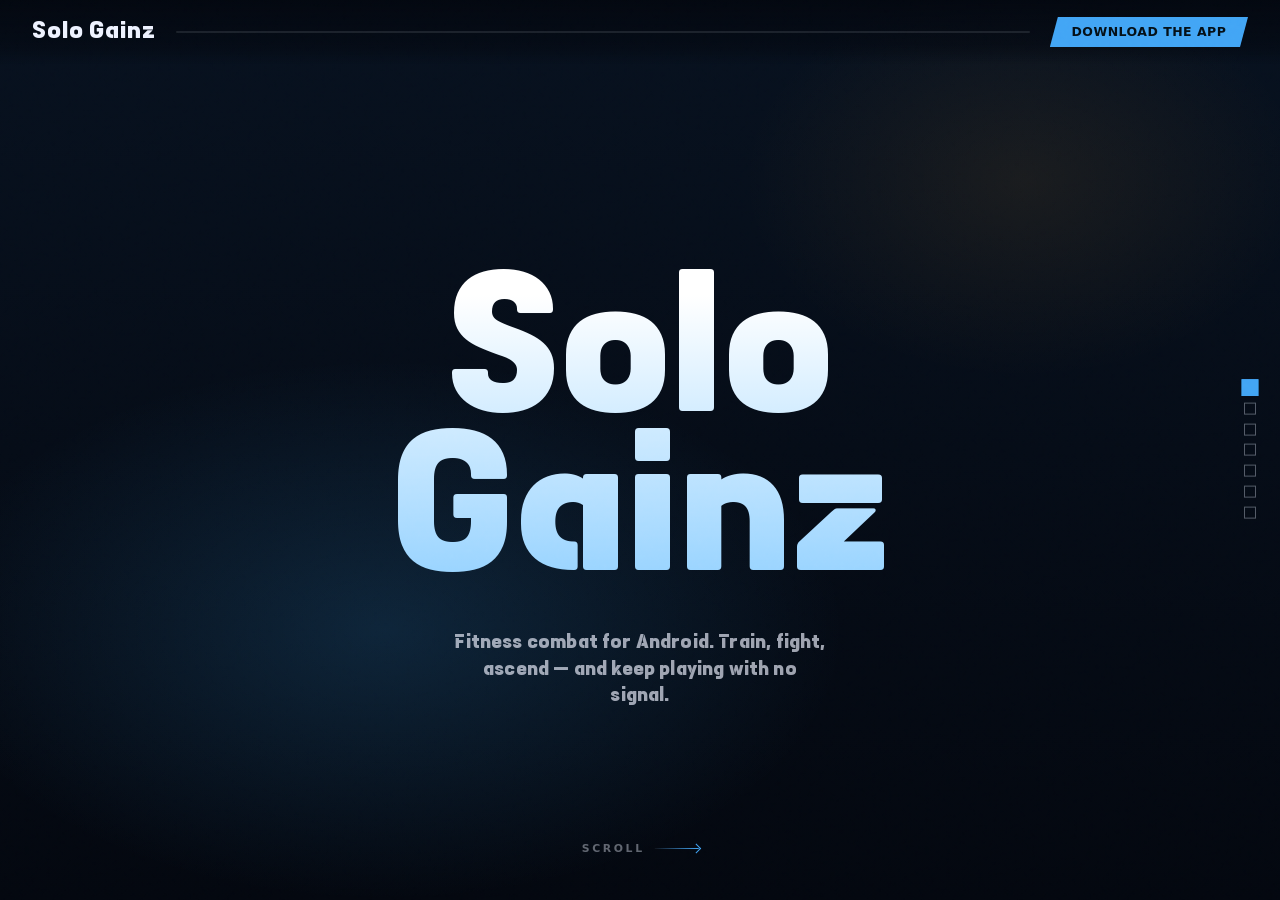
<file: index.html>
<!DOCTYPE html>
<html lang="en">
<head>
  <meta charset="UTF-8" />
  <meta name="viewport" content="width=device-width, initial-scale=1.0, viewport-fit=cover" />
  <!-- Tenada is the display face on every heading; fetching it in parallel
       with the stylesheet stops the hero re-flowing a beat after paint. -->
  <link rel="preload" href="fonts/Tenada.woff2" as="font" type="font/woff2" crossorigin />
  <meta name="format-detection" content="telephone=no" />
  <!-- `js` gates the scroll-reveal start state in site.css. Inline, and in the
       head on purpose: a deferred script would set it after first paint, so
       the content would draw, blink out, then animate back in. -->
  <script>document.documentElement.classList.add("js");</script>
  <meta name="description" content="Solo Gainz — hunt-ready fitness combat on Android. Daily quests, real combat frames, local Wi‑Fi PVP, loot chests, and rank shields. Sign in once, then play offline. Direct APK download." />
  <meta name="theme-color" content="#071426" />
  <meta name="robots" content="index, follow" />
  <title>Solo Gainz — Fitness Combat for Android</title>
  <link rel="icon" href="favicon.svg" type="image/svg+xml" />
  <link rel="icon" href="favicon-32.png" sizes="32x32" type="image/png" />
  <link rel="icon" href="favicon-192.png" sizes="192x192" type="image/png" />
  <link rel="apple-touch-icon" href="apple-touch-icon.png" />

  <meta property="og:type" content="website" />
  <meta property="og:site_name" content="Solo Gainz" />
  <meta property="og:title" content="Solo Gainz — Fitness Combat for Android" />
  <meta property="og:description" content="Daily quests, real combat frames, local Wi‑Fi PVP, loot chests, and rank shields. Sign in once, then play offline. Direct APK download." />
  <link rel="canonical" href="https://mouhameddhiachemkhi.github.io/" />
  <meta property="og:url" content="https://mouhameddhiachemkhi.github.io/" />
  <meta property="og:image" content="https://mouhameddhiachemkhi.github.io/app_thumbnail.png" />
  <meta name="twitter:card" content="summary_large_image" />
  <meta name="twitter:title" content="Solo Gainz — Fitness Combat for Android" />
  <meta name="twitter:description" content="Daily quests, real combat, local PVP, loot chests, rank shields. Sign in once, then play offline. Direct APK." />
  <meta name="twitter:image" content="https://mouhameddhiachemkhi.github.io/app_thumbnail.png" />
  <link rel="preconnect" href="https://fonts.googleapis.com" />
  <link rel="preconnect" href="https://fonts.gstatic.com" crossorigin />
  <link href="https://fonts.googleapis.com/css2?family=Inter:wght@400;500;600;700;800&display=swap" rel="stylesheet" />
  <link rel="stylesheet" href="site.css?v=bc604dc0" />
  <meta http-equiv="Content-Security-Policy" content="default-src 'self'; base-uri 'none'; object-src 'none'; form-action 'none'; script-src 'self' 'unsafe-inline' https://fonts.googleapis.com; style-src 'self' 'unsafe-inline' https://fonts.googleapis.com; font-src 'self' https://fonts.gstatic.com data:; img-src 'self' data:; media-src 'self'; connect-src 'self' https://vczmvyxxrdwrgfpigequ.supabase.co; manifest-src 'self'" />
  <meta name="referrer" content="strict-origin-when-cross-origin" />
</head>
<body class="track-page">
  <div class="noise" aria-hidden="true"></div>

  <header class="chrome">
    <a class="chrome__brand" href="#panel-0">
      <span>Solo Gainz</span>
    </a>
    <div class="chrome__rail" aria-hidden="true">
      <div class="chrome__fill" id="scrollFill"></div>
    </div>
    <div class="chrome__actions">
      <a class="chrome__apk" href="https://github.com/mouhameddhiachemkhi/mouhameddhiachemkhi.github.io/releases/latest/download/Solo.Gainz.apk" download="Solo.Gainz.apk" rel="noopener">Download the app</a>
    </div>
  </header>

  <nav class="dots" id="dots" aria-label="Sections"></nav>

  <div class="track" id="track" tabindex="0">
    <!-- 0 INTRO — title only, by design. Everything that used to crowd the
         hero now lives in the sections that follow. -->
    <section class="panel panel--intro" data-index="0" id="panel-0">
      <div class="panel__bg panel__bg--arena" aria-hidden="true"></div>
      <div class="panel__inner intro">
        <h1 class="mega" data-reveal>Solo<br />Gainz</h1>
        <p class="intro__line" data-reveal>Fitness combat for Android. Train, fight, ascend — and keep playing with no signal.</p>
        <p class="scroll-cue" aria-hidden="true">
          <span>Scroll</span>
          <span class="scroll-cue__arrow"></span>
        </p>
      </div>
    </section>

    <!-- 1 TRAILER -->
    <section class="panel panel--trailer" data-index="1">
      <div class="panel__inner trailer">
        <div class="trailer__copy">
          <p class="kicker" data-reveal>Watch</p>
          <h2 data-reveal>See the hunt.</h2>
          <p class="body" data-reveal>A short look at Solo Gainz — train, fight, ascend. Everything you see is captured in-app.</p>
        </div>
        <div class="trailer__stage panel-card" data-reveal>
          <video
            class="trailer__video"
            controls
            playsinline
            preload="metadata"
            aria-label="Solo Gainz trailer"
          >
            <source src="media/trailer/Solo-Gainz-Trailer.mp4" type="video/mp4" />
          </video>
        </div>
      </div>
    </section>

    <!-- 2 FAQ -->
    <section class="panel panel--faq" data-index="2">
      <div class="panel__inner faq">
        <div class="faq__copy">
          <p class="kicker" data-reveal>Questions</p>
          <h2 data-reveal>Before you sideload.</h2>
          <p class="body" data-reveal>The short version, prototype.</p>
        </div>
        <div class="faq-list panel-card" id="faqList">
          <div class="faq-item">
            <button type="button" class="faq-q" aria-expanded="false">
              <span>How do I install the APK?</span>
              <span class="faq-q__icon" aria-hidden="true">+</span>
            </button>
            <div class="faq-a"><p>Download the APK, then open it on your Android device. Allow "Install from this source" if prompted. Requires Android 8.0 or newer.</p></div>
          </div>
          <div class="faq-item">
            <button type="button" class="faq-q" aria-expanded="false">
              <span>Is it safe to sideload?</span>
              <span class="faq-q__icon" aria-hidden="true">+</span>
            </button>
            <div class="faq-a"><p>Yes. The APK is signed and served directly by us. Your device may warn you simply because it&#39;s outside the Play Store — that&#39;s normal for direct installs.</p></div>
          </div>
          <div class="faq-item">
            <button type="button" class="faq-q" aria-expanded="false">
              <span>Is there an iOS version?</span>
              <span class="faq-q__icon" aria-hidden="true">+</span>
            </button>
            <div class="faq-a"><p>Not yet. Solo Gainz is Android-only for now. iOS is on the roadmap but has no release date.</p></div>
          </div>
          <div class="faq-item">
            <button type="button" class="faq-q" aria-expanded="false">
              <span>Does PVP need the internet?</span>
              <span class="faq-q__icon" aria-hidden="true">+</span>
            </button>
            <div class="faq-a"><p>No. PVP runs over your local Wi‑Fi / LAN — host or join prototypes on the same network. The rest of the game runs offline once you have signed in.</p></div>
          </div>
          <div class="faq-item">
            <button type="button" class="faq-q" aria-expanded="false">
              <span>Do I need an account, and do I need to stay online?</span>
              <span class="faq-q__icon" aria-hidden="true">+</span>
            </button>
            <div class="faq-a"><p>An account is required to start, and that is the only part that needs a connection. It is what keeps your progress safe if you lose your phone, what places you on the leaderboard, and what lets the game verify the date so daily quests cannot be farmed by changing your clock. After that first sign-in Solo Gainz runs offline — train, fight, open chests — and syncs everything the next time you have signal.</p></div>
          </div>
        </div>
      </div>
    </section>

    <!-- 3 PALETTE -->
    <section class="panel panel--palette" data-index="3" id="panel-palette">
      <div class="panel__inner palette">
        <div class="palette__copy">
          <p class="kicker" data-reveal>Palette</p>
          <h2 data-reveal>Mixed from four.</h2>
          <p class="body" data-reveal>Every surface, glow and label on this page is a step off one of these ramps. Nothing is invented per section.</p>
        </div>

        <div class="palette__bars panel-card" data-reveal>
          <div class="palette-row" style="--glow:rgba(66, 165, 245, 0.22)">
            <div class="palette-row__head">
              <p class="palette-row__name">Ground</p>
              <p class="palette-row__role">Surfaces</p>
            </div>
            <div class="palette-row__body">
              <div class="palette-bar">
                <span style="background:#03070f"></span>
                <span style="background:#07111f"></span>
                <span style="background:#071426"></span>
                <span style="background:#0c2038"></span>
                <span style="background:#122c4a"></span>
              </div>
              <ul class="palette-legend">
                <li><i style="--c:#03070f"></i>#03070f</li>
                <li><i style="--c:#07111f"></i>#07111f</li>
                <li><i style="--c:#071426"></i>#071426</li>
                <li><i style="--c:#0c2038"></i>#0c2038</li>
                <li><i style="--c:#122c4a"></i>#122c4a</li>
              </ul>
            </div>
          </div>

          <div class="palette-row" style="--glow:rgba(66, 165, 245, 0.34)">
            <div class="palette-row__head">
              <p class="palette-row__name">Signal</p>
              <p class="palette-row__role">Accent</p>
            </div>
            <div class="palette-row__body">
              <div class="palette-bar">
                <span style="background:#0d47a1"></span>
                <span style="background:#2196f3"></span>
                <span style="background:#42a5f5"></span>
                <span style="background:#8fd0ff"></span>
              </div>
              <ul class="palette-legend">
                <li><i style="--c:#0d47a1"></i>#0d47a1</li>
                <li><i style="--c:#2196f3"></i>#2196f3</li>
                <li><i style="--c:#42a5f5"></i>#42a5f5</li>
                <li><i style="--c:#8fd0ff"></i>#8fd0ff</li>
              </ul>
            </div>
          </div>

          <div class="palette-row" style="--glow:rgba(255, 176, 58, 0.28)">
            <div class="palette-row__head">
              <p class="palette-row__name">Heat</p>
              <p class="palette-row__role">Rewards</p>
            </div>
            <div class="palette-row__body">
              <div class="palette-bar">
                <span style="background:#4a1f1f"></span>
                <span style="background:#6a522e"></span>
                <span style="background:#ffb03a"></span>
              </div>
              <ul class="palette-legend">
                <li><i style="--c:#4a1f1f"></i>#4a1f1f</li>
                <li><i style="--c:#6a522e"></i>#6a522e</li>
                <li><i style="--c:#ffb03a"></i>#ffb03a</li>
              </ul>
            </div>
          </div>

          <div class="palette-row" style="--glow:rgba(238, 242, 255, 0.18)">
            <div class="palette-row__head">
              <p class="palette-row__name">Ink</p>
              <p class="palette-row__role">Type &amp; rules</p>
            </div>
            <div class="palette-row__body">
              <div class="palette-bar">
                <span style="background:#293546"></span>
                <span style="background:#636d7d"></span>
                <span style="background:#9fa7b5"></span>
                <span style="background:#eef2ff"></span>
              </div>
              <ul class="palette-legend">
                <li><i style="--c:#293546"></i>#293546</li>
                <li><i style="--c:#636d7d"></i>#636d7d</li>
                <li><i style="--c:#9fa7b5"></i>#9fa7b5</li>
                <li><i style="--c:#eef2ff"></i>#eef2ff</li>
              </ul>
            </div>
          </div>
        </div>
      </div>
    </section>

    <!-- 4 COMMUNITY -->
    <section class="panel panel--community" data-index="4" id="panel-community">
      <div class="panel__inner community">
        <div class="community__copy">
          <p class="kicker" data-reveal>Community</p>
          <h2 data-reveal>Who is training.</h2>
          <p class="body" data-reveal>Who's training, and who tops the ladder.</p>
        </div>

        <div class="community__grid">
          <div class="community__charts">
            <figure class="chart panel-card is-loading" data-chart="tiers">
              <figcaption class="chart__title">
                <span class="chart__name">The ladder</span>
                <span class="chart__note">Players by rank</span>
              </figcaption>
              <ul class="bars" data-bars>
                <li class="bar"><i class="bar__chip skeleton"></i><span class="bar__track"><i class="skeleton"></i></span><b class="bar__count skeleton"></b></li>
                <li class="bar"><i class="bar__chip skeleton"></i><span class="bar__track"><i class="skeleton"></i></span><b class="bar__count skeleton"></b></li>
                <li class="bar"><i class="bar__chip skeleton"></i><span class="bar__track"><i class="skeleton"></i></span><b class="bar__count skeleton"></b></li>
                <li class="bar"><i class="bar__chip skeleton"></i><span class="bar__track"><i class="skeleton"></i></span><b class="bar__count skeleton"></b></li>
                <li class="bar"><i class="bar__chip skeleton"></i><span class="bar__track"><i class="skeleton"></i></span><b class="bar__count skeleton"></b></li>
                <li class="bar"><i class="bar__chip skeleton"></i><span class="bar__track"><i class="skeleton"></i></span><b class="bar__count skeleton"></b></li>
                <li class="bar"><i class="bar__chip skeleton"></i><span class="bar__track"><i class="skeleton"></i></span><b class="bar__count skeleton"></b></li>
              </ul>
            </figure>

            <figure class="chart panel-card is-loading" data-chart="families">
              <figcaption class="chart__title">
                <span class="chart__name">Where the training goes</span>
                <span class="chart__note">Points by movement family</span>
              </figcaption>
              <div class="chart__body">
                <div class="donut">
                  <svg viewBox="0 0 120 120" role="img" aria-label="Training points by movement family">
                    <circle class="donut__track" cx="60" cy="60" r="42"></circle>
                    <circle class="donut__load" cx="60" cy="60" r="42"></circle>
                    <g data-slices></g>
                  </svg>
                  <div class="donut__centre">
                    <span class="donut__value" data-value>—</span>
                    <span class="donut__label" data-centre-label>points</span>
                  </div>
                </div>
                <ul class="legend" data-legend>
                  <li><i class="skeleton"></i><span class="skeleton"></span><b class="skeleton"></b></li>
                  <li><i class="skeleton"></i><span class="skeleton"></span><b class="skeleton"></b></li>
                  <li><i class="skeleton"></i><span class="skeleton"></span><b class="skeleton"></b></li>
                  <li><i class="skeleton"></i><span class="skeleton"></span><b class="skeleton"></b></li>
                </ul>
              </div>
            </figure>
          </div>

          <section class="topfive is-loading" data-topfive>
            <div class="topfive__head">
              <span class="topfive__name">Top five</span>
              <span class="topfive__note">Best on the ladder</span>
            </div>
            <ol class="players" data-players>
              <li class="player"><span class="player__avatar skeleton"></span><span class="player__who"><b class="skeleton"></b><span class="skeleton"></span></span><span class="player__score"><b class="skeleton"></b><small class="skeleton"></small></span></li>
              <li class="player"><span class="player__avatar skeleton"></span><span class="player__who"><b class="skeleton"></b><span class="skeleton"></span></span><span class="player__score"><b class="skeleton"></b><small class="skeleton"></small></span></li>
              <li class="player"><span class="player__avatar skeleton"></span><span class="player__who"><b class="skeleton"></b><span class="skeleton"></span></span><span class="player__score"><b class="skeleton"></b><small class="skeleton"></small></span></li>
              <li class="player"><span class="player__avatar skeleton"></span><span class="player__who"><b class="skeleton"></b><span class="skeleton"></span></span><span class="player__score"><b class="skeleton"></b><small class="skeleton"></small></span></li>
              <li class="player"><span class="player__avatar skeleton"></span><span class="player__who"><b class="skeleton"></b><span class="skeleton"></span></span><span class="player__score"><b class="skeleton"></b><small class="skeleton"></small></span></li>
            </ol>
            <p class="topfive__empty" data-topfive-empty hidden>The board is not answering right now.</p>
          </section>
        </div>

        <p class="community__stamp" data-stamp hidden></p>
      </div>
    </section>

    <!-- 5 SOCIAL -->
    <section class="panel panel--social" data-index="5" id="panel-social">
      <div class="panel__inner social">
        <div class="social__copy">
          <p class="kicker" data-reveal>Follow</p>
          <h2 data-reveal>Find us out there.</h2>
          <p class="body" data-reveal>Clips, progress, the occasional fight that did not go to plan.</p>
        </div>

        <!-- The links below are the platforms' own searches for the game, so
             they lead somewhere real today. Swap them for the exact profile
             links as the accounts are claimed. -->
        <ul class="social__row" data-reveal>
          <li>
            <a class="social__btn" href="https://www.facebook.com/search/top?q=Solo%20Gainz" target="_blank" rel="noopener noreferrer">
              <img src="media/social/facebook.png" alt="Facebook" width="120" height="120" loading="lazy" decoding="async" />
              <span>Facebook</span>
            </a>
          </li>
          <li>
            <a class="social__btn" href="https://www.instagram.com/explore/tags/sologainz/" target="_blank" rel="noopener noreferrer">
              <img src="media/social/instagram.png" alt="Instagram" width="120" height="120" loading="lazy" decoding="async" />
              <span>Instagram</span>
            </a>
          </li>
          <li>
            <a class="social__btn" href="https://www.tiktok.com/tag/sologainz" target="_blank" rel="noopener noreferrer">
              <img src="media/social/tiktok.png" alt="TikTok" width="120" height="120" loading="lazy" decoding="async" />
              <span>TikTok</span>
            </a>
          </li>
          <li>
            <a class="social__btn" href="https://x.com/search?q=%22Solo%20Gainz%22" target="_blank" rel="noopener noreferrer">
              <img src="media/social/twitter.png" alt="X" width="120" height="120" loading="lazy" decoding="async" />
              <span>X</span>
            </a>
          </li>
          <li>
            <a class="social__btn" href="https://www.youtube.com/results?search_query=Solo+Gainz" target="_blank" rel="noopener noreferrer">
              <img src="media/social/youtube.png" alt="YouTube" width="120" height="120" loading="lazy" decoding="async" />
              <span>YouTube</span>
            </a>
          </li>
          <li>
            <a class="social__btn" href="https://itch.io/search?q=Solo+Gainz" target="_blank" rel="noopener noreferrer">
              <img src="media/social/itch.png" alt="itch.io" width="120" height="120" loading="lazy" decoding="async" />
              <span>itch.io</span>
            </a>
          </li>
        </ul>
      </div>
    </section>

    <!-- 6 FOOTER -->
    <section class="panel panel--get" data-index="6">
      <footer class="panel__inner site-footer">
        <div class="site-footer__top">
          <div class="site-footer__brand">
            <img class="site-footer__logo" src="app_icon.png" alt="Solo Gainz app icon" width="56" height="56" loading="lazy" decoding="async" />
            <div class="site-footer__brandtext">
              <p class="site-footer__name">
                Solo Gainz
                <span class="site-footer__rule" aria-hidden="true"></span>
              </p>
              <p class="site-footer__tag">Every rep is a round — train offline, sync when you're ready.</p>
            </div>
          </div>
        </div>
        <div class="site-footer__divider" aria-hidden="true"></div>
        <div class="site-footer__bottom">
          <p class="site-footer__copy">© 2026 Xoventic · Solo Gainz. All rights reserved.</p>
          <nav class="site-footer__legal" aria-label="Legal">
            <a href="mailto:xoventic@gmail.com">Contact</a>
            <a href="privacy.html">Privacy Policy</a>
            <a href="terms.html">Terms &amp; Conditions</a>
          </nav>
        </div>
      </footer>
    </section>
  </div>

  <script src="analytics.js" defer></script>
  <script src="site.js?v=190cbccf" defer></script>
</body>
</html>
</file>
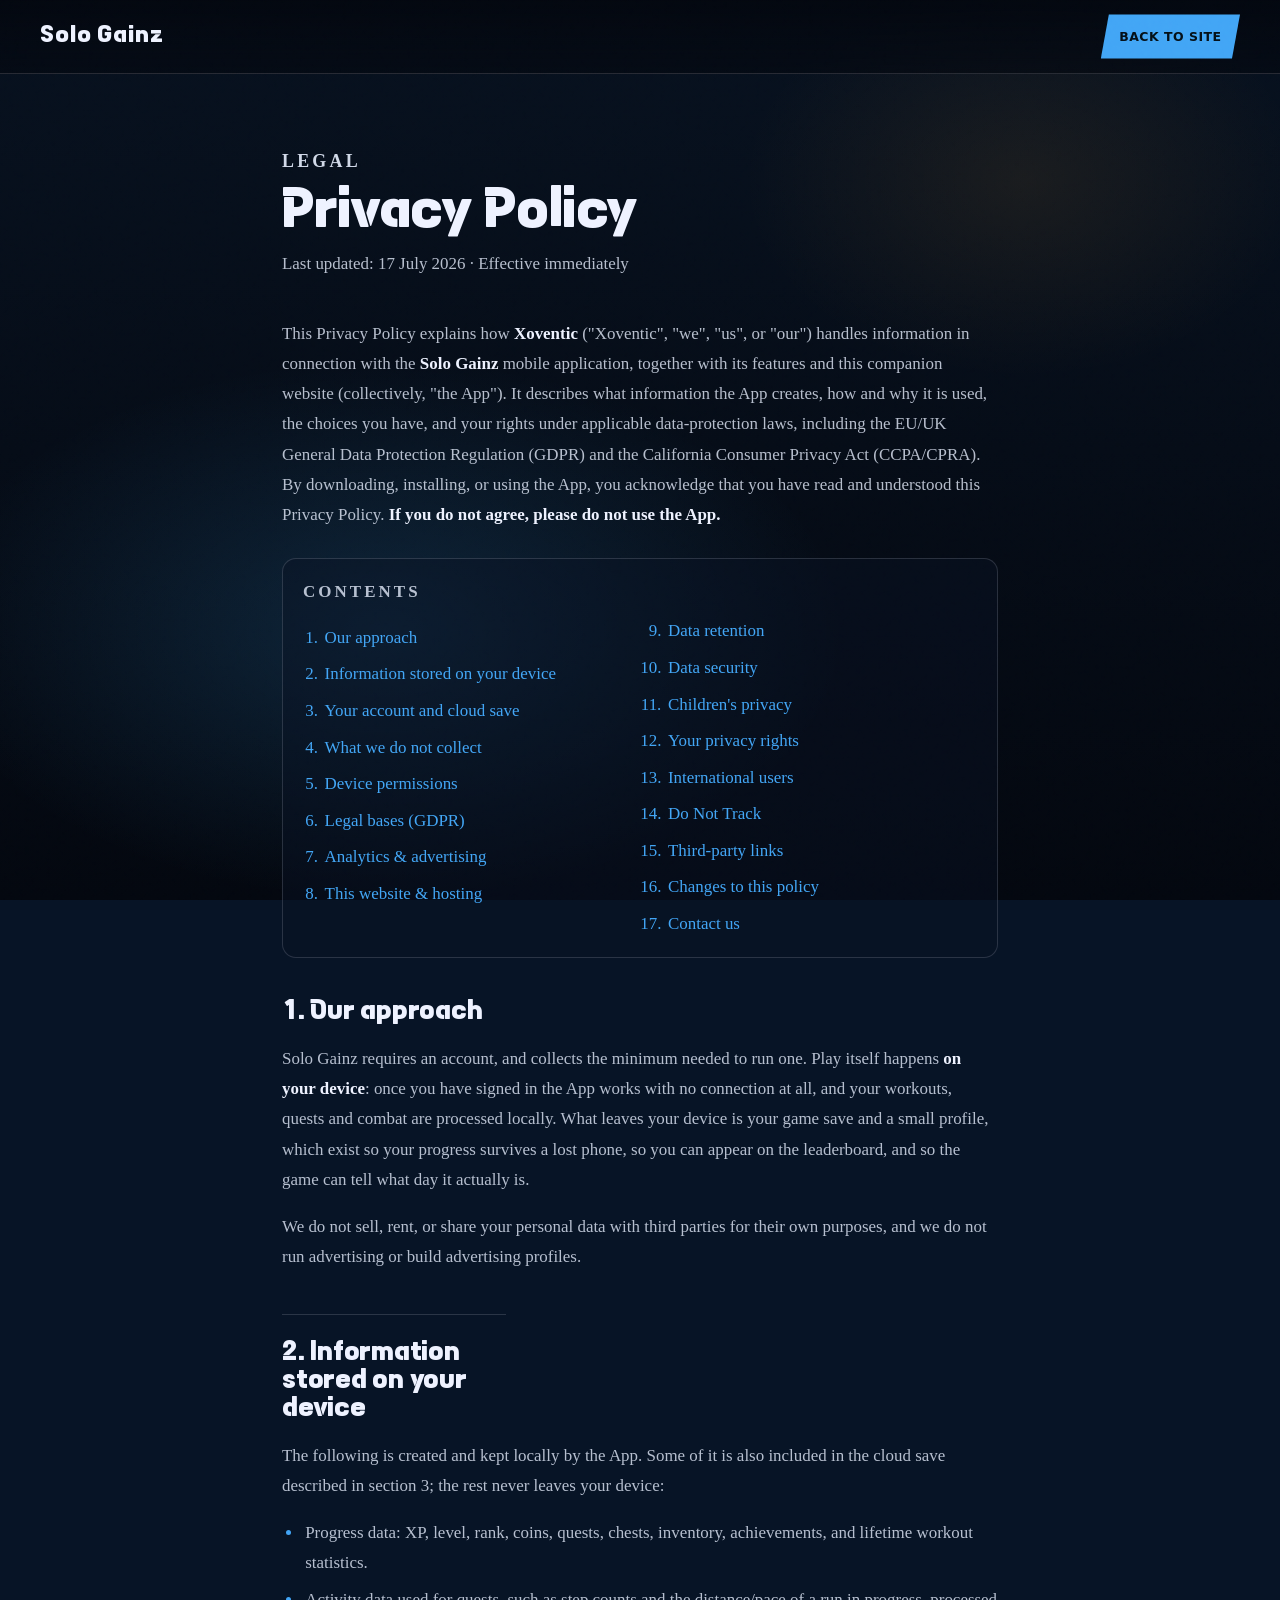
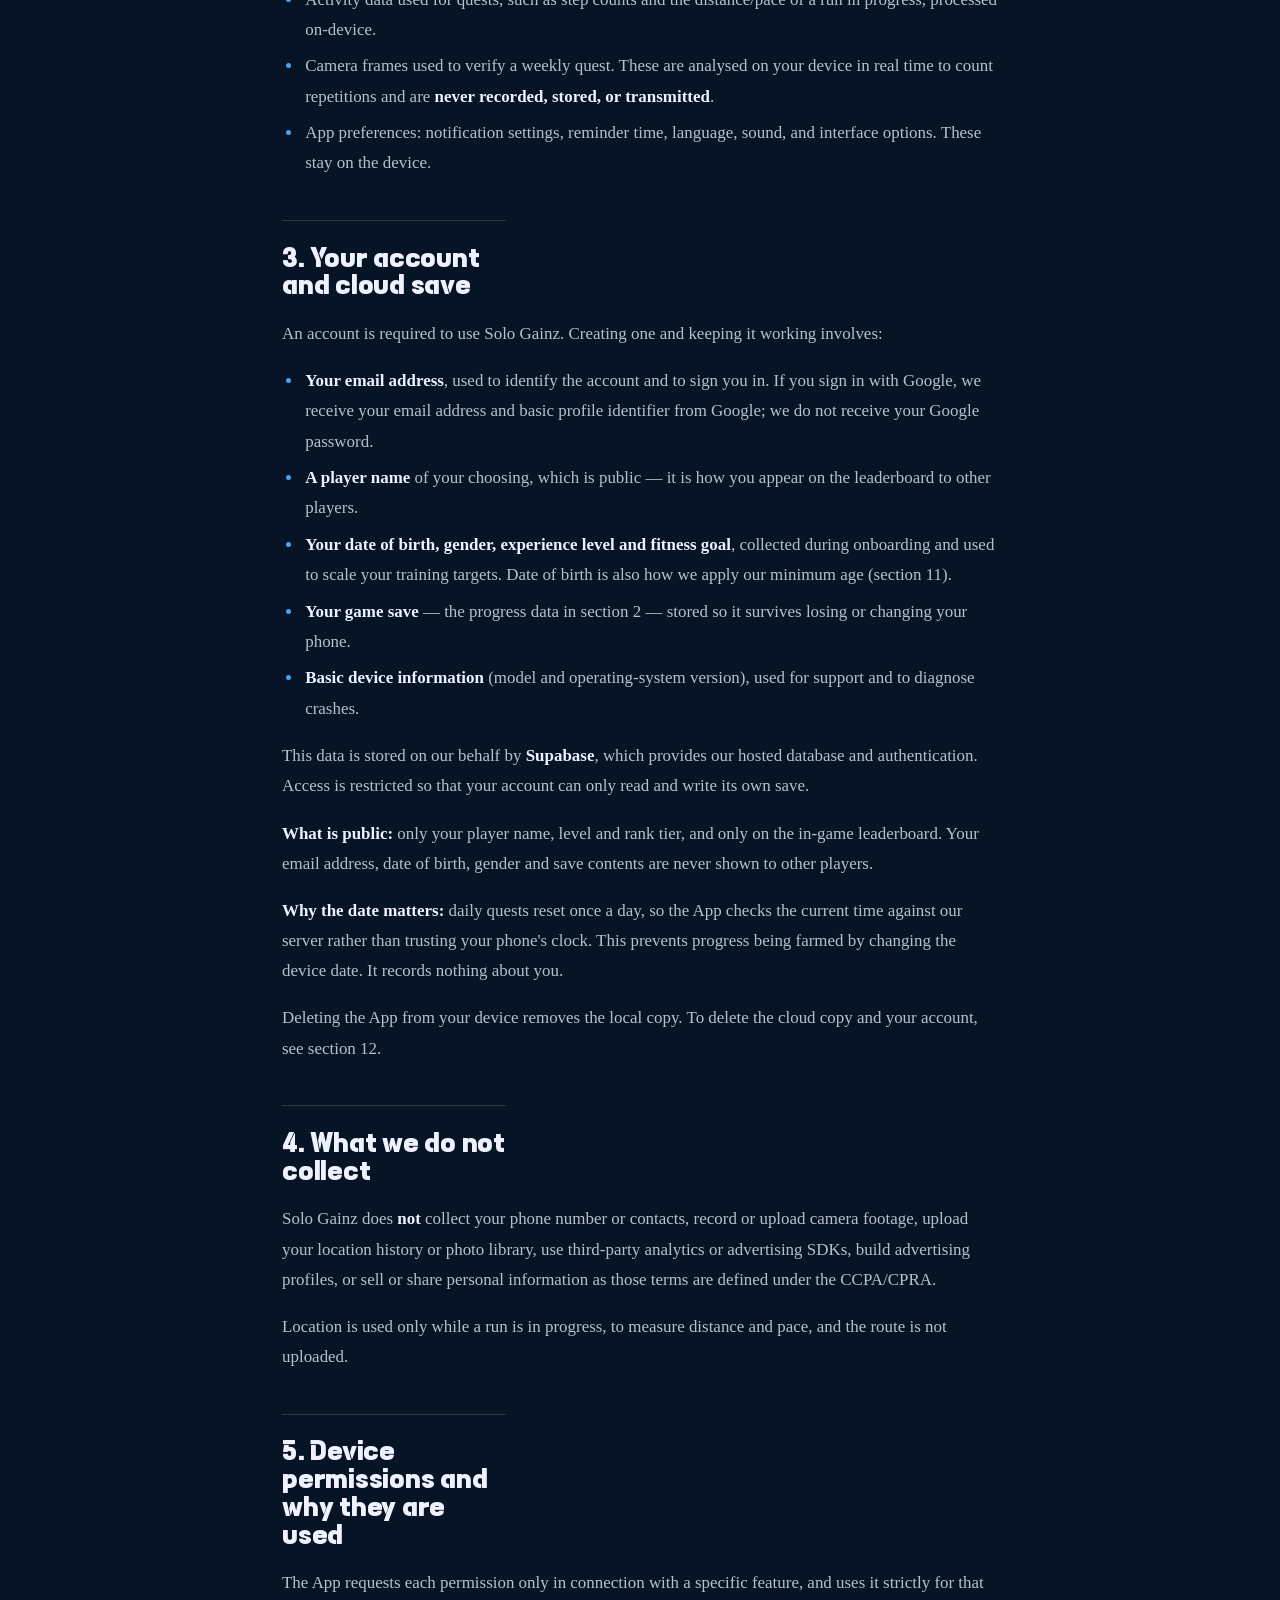
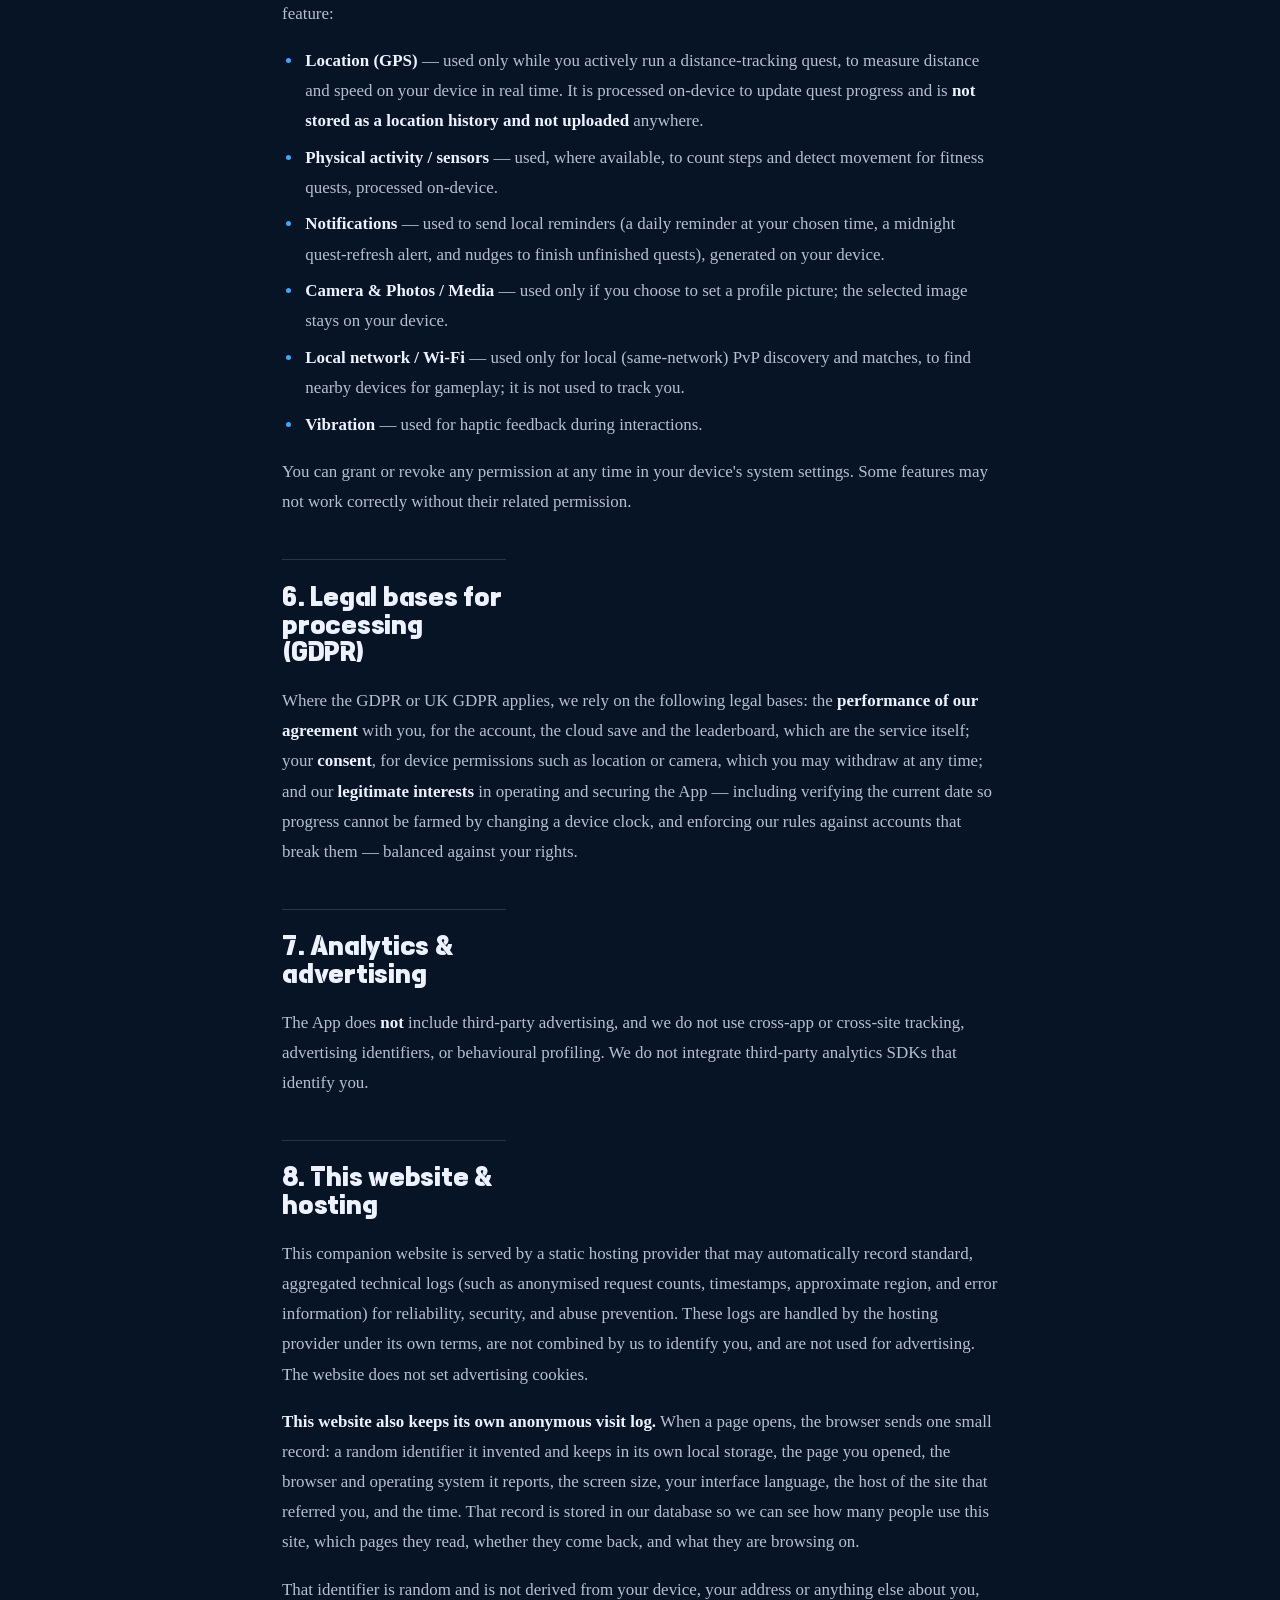
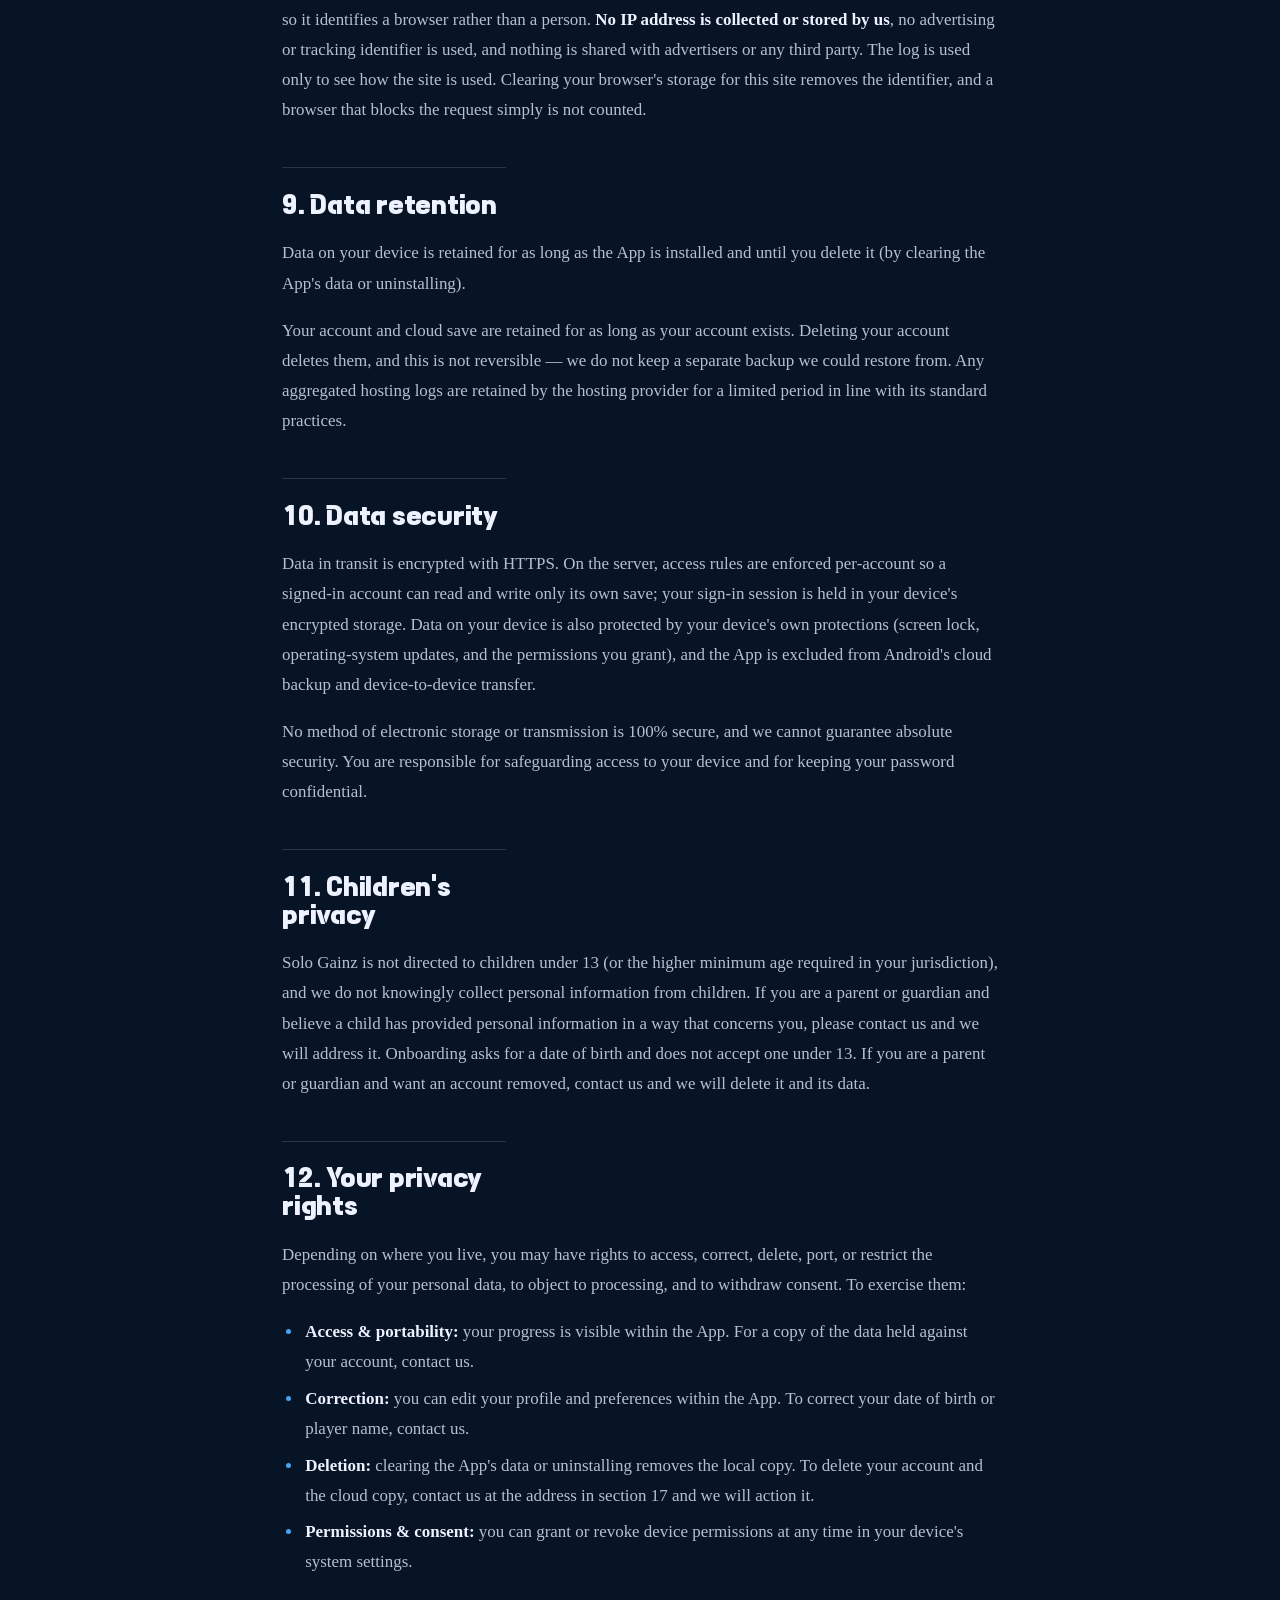
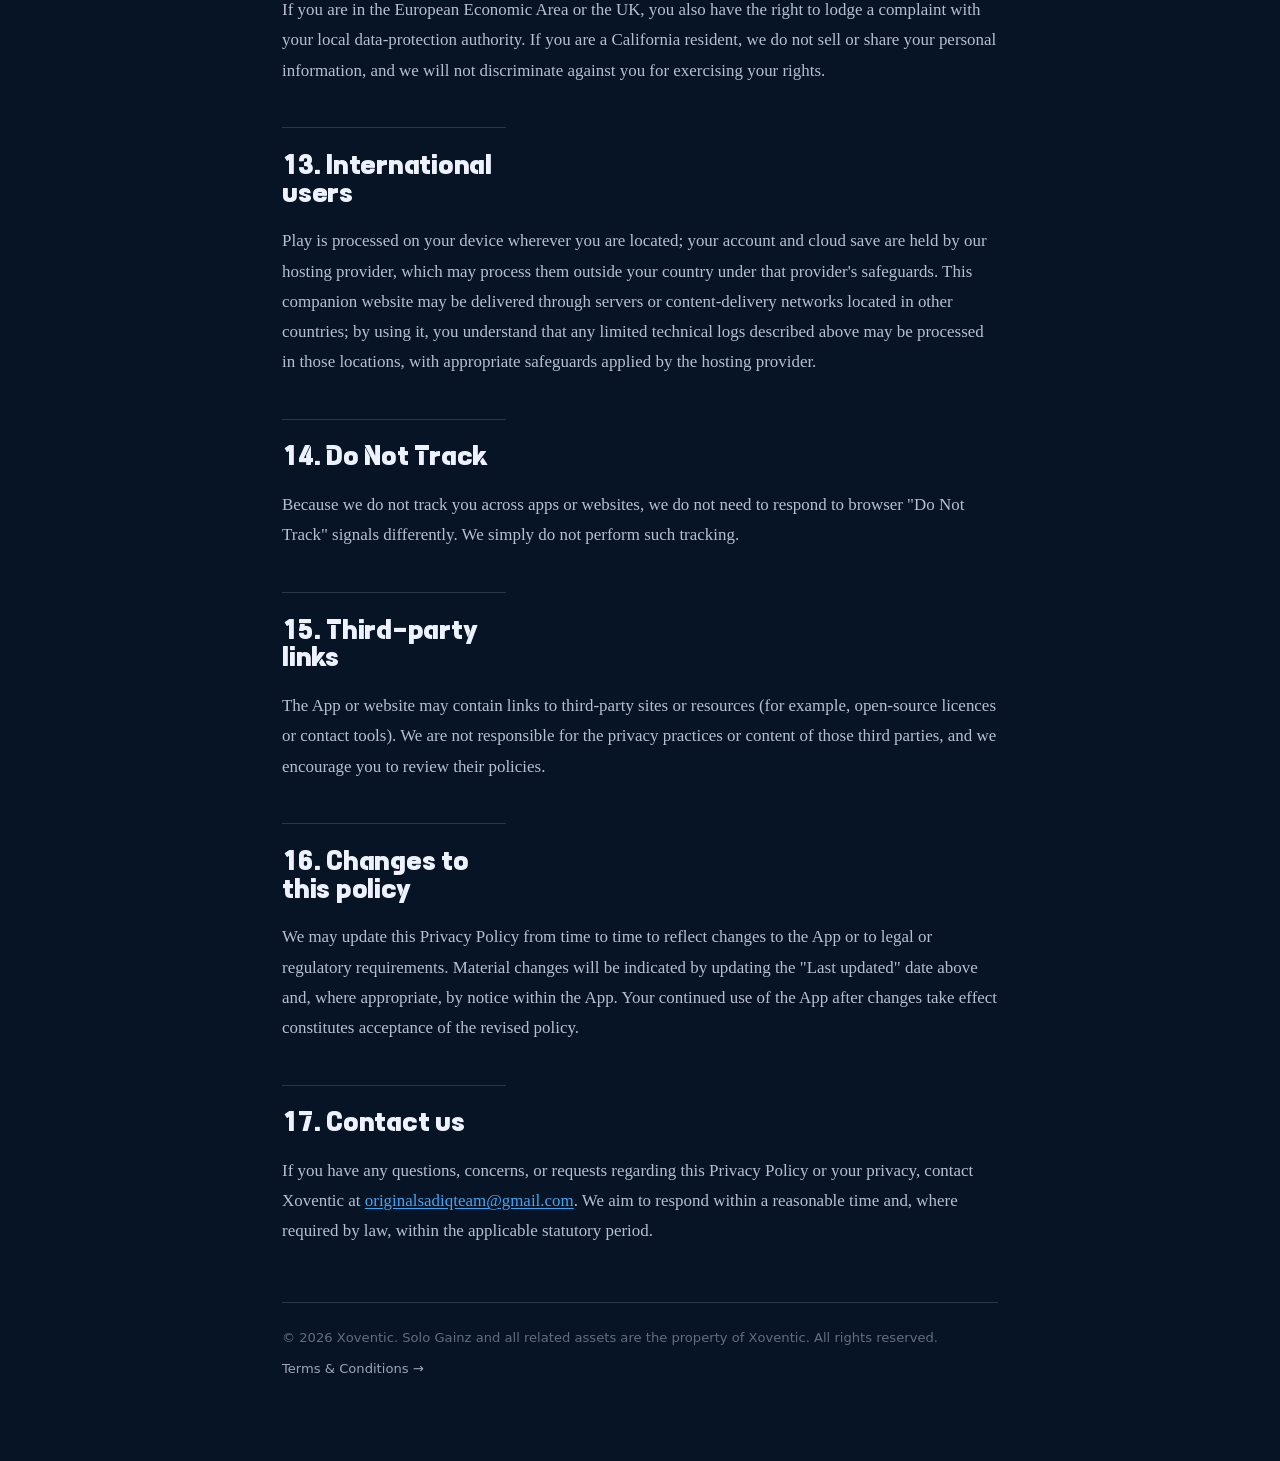
<file: privacy.html>
<!DOCTYPE html>
<html lang="en">
<head>
  <meta charset="UTF-8" />
  <meta name="viewport" content="width=device-width, initial-scale=1.0, viewport-fit=cover" />
  <link rel="preload" href="fonts/Tenada.woff2" as="font" type="font/woff2" crossorigin />
  <meta name="format-detection" content="telephone=no" />
  <meta name="description" content="Privacy Policy for the Solo Gainz Android app by Xoventic." />
  <meta name="theme-color" content="#071426" />
  <meta name="robots" content="index, follow" />
  <title>Privacy Policy — Solo Gainz</title>
  <link rel="icon" href="favicon.svg" type="image/svg+xml" />
  <link rel="icon" href="favicon-32.png" sizes="32x32" type="image/png" />
  <link rel="icon" href="favicon-192.png" sizes="192x192" type="image/png" />
  <link rel="apple-touch-icon" href="apple-touch-icon.png" />
  <link rel="preconnect" href="https://fonts.googleapis.com" />
  <link rel="preconnect" href="https://fonts.gstatic.com" crossorigin />
  <link href="https://fonts.googleapis.com/css2?family=Inter:wght@400;500;600;700;800&family=Newsreader:opsz,wght@6..72,400;6..72,500;6..72,600&display=swap" rel="stylesheet" />
  <link rel="stylesheet" href="site.css?v=bc604dc0" />
  <meta http-equiv="Content-Security-Policy" content="default-src 'self'; base-uri 'none'; object-src 'none'; form-action 'none'; script-src 'self' 'unsafe-inline' https://fonts.googleapis.com; style-src 'self' 'unsafe-inline' https://fonts.googleapis.com; font-src 'self' https://fonts.gstatic.com data:; img-src 'self' data:; media-src 'self'; connect-src 'self' https://vczmvyxxrdwrgfpigequ.supabase.co; manifest-src 'self'" />
  <meta name="referrer" content="strict-origin-when-cross-origin" />
  <!-- The shimmer sweep on this page waits for the web fonts, so the class
       has to be on the document before the first paint. -->
  <script>document.documentElement.classList.add("is-loading");</script>
</head>
<body class="legal">
  <div class="noise" aria-hidden="true"></div>
  <header class="legal-chrome">
    <a class="legal-chrome__brand" href="index.html">
      <span>Solo Gainz</span>
    </a>
    <a class="legal-chrome__back" href="index.html">Back to site</a>
  </header>

  <main class="legal-wrap">
    <p class="legal-kicker">Legal</p>
    <h1 class="legal-title">Privacy Policy</h1>
    <p class="legal-meta">Last updated: 17 July 2026 · Effective immediately</p>

    <p>This Privacy Policy explains how <strong>Xoventic</strong> ("Xoventic", "we", "us", or "our") handles information in connection with the <strong>Solo Gainz</strong> mobile application, together with its features and this companion website (collectively, "the App"). It describes what information the App creates, how and why it is used, the choices you have, and your rights under applicable data-protection laws, including the EU/UK General Data Protection Regulation (GDPR) and the California Consumer Privacy Act (CCPA/CPRA). By downloading, installing, or using the App, you acknowledge that you have read and understood this Privacy Policy. <strong>If you do not agree, please do not use the App.</strong></p>

    <nav class="legal-toc" aria-label="Contents">
      <p class="legal-toc__title">Contents</p>
      <ol>
        <li><a href="#p-approach">Our approach</a></li>
        <li><a href="#p-ondevice">Information stored on your device</a></li>
        <li><a href="#p-account">Your account and cloud save</a></li>
        <li><a href="#p-notcollect">What we do not collect</a></li>
        <li><a href="#p-permissions">Device permissions</a></li>
        <li><a href="#p-bases">Legal bases (GDPR)</a></li>
        <li><a href="#p-analytics">Analytics &amp; advertising</a></li>
        <li><a href="#p-website">This website &amp; hosting</a></li>
        <li><a href="#p-retention">Data retention</a></li>
        <li><a href="#p-security">Data security</a></li>
        <li><a href="#p-children">Children's privacy</a></li>
        <li><a href="#p-rights">Your privacy rights</a></li>
        <li><a href="#p-intl">International users</a></li>
        <li><a href="#p-dnt">Do Not Track</a></li>
        <li><a href="#p-links">Third-party links</a></li>
        <li><a href="#p-changes">Changes to this policy</a></li>
        <li><a href="#p-contact">Contact us</a></li>
      </ol>
    </nav>

    <h2 id="p-approach">1. Our approach</h2>
    <p>Solo Gainz requires an account, and collects the minimum needed to run one. Play itself happens <strong>on your device</strong>: once you have signed in the App works with no connection at all, and your workouts, quests and combat are processed locally. What leaves your device is your game save and a small profile, which exist so your progress survives a lost phone, so you can appear on the leaderboard, and so the game can tell what day it actually is.</p>
    <p>We do not sell, rent, or share your personal data with third parties for their own purposes, and we do not run advertising or build advertising profiles.</p>

    <h2 id="p-ondevice">2. Information stored on your device</h2>
    <p>The following is created and kept locally by the App. Some of it is also included in the cloud save described in section 3; the rest never leaves your device:</p>
    <ul>
      <li>Progress data: XP, level, rank, coins, quests, chests, inventory, achievements, and lifetime workout statistics.</li>
      <li>Activity data used for quests, such as step counts and the distance/pace of a run in progress, processed on-device.</li>
      <li>Camera frames used to verify a weekly quest. These are analysed on your device in real time to count repetitions and are <strong>never recorded, stored, or transmitted</strong>.</li>
      <li>App preferences: notification settings, reminder time, language, sound, and interface options. These stay on the device.</li>
    </ul>

    <h2 id="p-account">3. Your account and cloud save</h2>
    <p>An account is required to use Solo Gainz. Creating one and keeping it working involves:</p>
    <ul>
      <li><strong>Your email address</strong>, used to identify the account and to sign you in. If you sign in with Google, we receive your email address and basic profile identifier from Google; we do not receive your Google password.</li>
      <li><strong>A player name</strong> of your choosing, which is public — it is how you appear on the leaderboard to other players.</li>
      <li><strong>Your date of birth, gender, experience level and fitness goal</strong>, collected during onboarding and used to scale your training targets. Date of birth is also how we apply our minimum age (section 11).</li>
      <li><strong>Your game save</strong> — the progress data in section 2 — stored so it survives losing or changing your phone.</li>
      <li><strong>Basic device information</strong> (model and operating-system version), used for support and to diagnose crashes.</li>
    </ul>
    <p>This data is stored on our behalf by <strong>Supabase</strong>, which provides our hosted database and authentication. Access is restricted so that your account can only read and write its own save.</p>
    <p><strong>What is public:</strong> only your player name, level and rank tier, and only on the in-game leaderboard. Your email address, date of birth, gender and save contents are never shown to other players.</p>
    <p><strong>Why the date matters:</strong> daily quests reset once a day, so the App checks the current time against our server rather than trusting your phone's clock. This prevents progress being farmed by changing the device date. It records nothing about you.</p>
    <p>Deleting the App from your device removes the local copy. To delete the cloud copy and your account, see section 12.</p>

    <h2 id="p-notcollect">4. What we do not collect</h2>
    <p>Solo Gainz does <strong>not</strong> collect your phone number or contacts, record or upload camera footage, upload your location history or photo library, use third-party analytics or advertising SDKs, build advertising profiles, or sell or share personal information as those terms are defined under the CCPA/CPRA.</p>
    <p>Location is used only while a run is in progress, to measure distance and pace, and the route is not uploaded.</p>

    <h2 id="p-permissions">5. Device permissions and why they are used</h2>
    <p>The App requests each permission only in connection with a specific feature, and uses it strictly for that feature:</p>
    <ul>
      <li><strong>Location (GPS)</strong> — used only while you actively run a distance-tracking quest, to measure distance and speed on your device in real time. It is processed on-device to update quest progress and is <strong>not stored as a location history and not uploaded</strong> anywhere.</li>
      <li><strong>Physical activity / sensors</strong> — used, where available, to count steps and detect movement for fitness quests, processed on-device.</li>
      <li><strong>Notifications</strong> — used to send local reminders (a daily reminder at your chosen time, a midnight quest-refresh alert, and nudges to finish unfinished quests), generated on your device.</li>
      <li><strong>Camera &amp; Photos / Media</strong> — used only if you choose to set a profile picture; the selected image stays on your device.</li>
      <li><strong>Local network / Wi‑Fi</strong> — used only for local (same-network) PvP discovery and matches, to find nearby devices for gameplay; it is not used to track you.</li>
      <li><strong>Vibration</strong> — used for haptic feedback during interactions.</li>
    </ul>
    <p>You can grant or revoke any permission at any time in your device's system settings. Some features may not work correctly without their related permission.</p>

    <h2 id="p-bases">6. Legal bases for processing (GDPR)</h2>
    <p>Where the GDPR or UK GDPR applies, we rely on the following legal bases: the <strong>performance of our agreement</strong> with you, for the account, the cloud save and the leaderboard, which are the service itself; your <strong>consent</strong>, for device permissions such as location or camera, which you may withdraw at any time; and our <strong>legitimate interests</strong> in operating and securing the App — including verifying the current date so progress cannot be farmed by changing a device clock, and enforcing our rules against accounts that break them — balanced against your rights.</p>

    <h2 id="p-analytics">7. Analytics &amp; advertising</h2>
    <p>The App does <strong>not</strong> include third-party advertising, and we do not use cross-app or cross-site tracking, advertising identifiers, or behavioural profiling. We do not integrate third-party analytics SDKs that identify you.</p>

    <h2 id="p-website">8. This website &amp; hosting</h2>
    <p>This companion website is served by a static hosting provider that may automatically record standard, aggregated technical logs (such as anonymised request counts, timestamps, approximate region, and error information) for reliability, security, and abuse prevention. These logs are handled by the hosting provider under its own terms, are not combined by us to identify you, and are not used for advertising. The website does not set advertising cookies.</p>
    <p><strong>This website also keeps its own anonymous visit log.</strong> When a page opens, the browser sends one small record: a random identifier it invented and keeps in its own local storage, the page you opened, the browser and operating system it reports, the screen size, your interface language, the host of the site that referred you, and the time. That record is stored in our database so we can see how many people use this site, which pages they read, whether they come back, and what they are browsing on.</p>
    <p>That identifier is random and is not derived from your device, your address or anything else about you, so it identifies a browser rather than a person. <strong>No IP address is collected or stored by us</strong>, no advertising or tracking identifier is used, and nothing is shared with advertisers or any third party. The log is used only to see how the site is used. Clearing your browser's storage for this site removes the identifier, and a browser that blocks the request simply is not counted.</p>

    <h2 id="p-retention">9. Data retention</h2>
    <p>Data on your device is retained for as long as the App is installed and until you delete it (by clearing the App's data or uninstalling).</p>
    <p>Your account and cloud save are retained for as long as your account exists. Deleting your account deletes them, and this is not reversible — we do not keep a separate backup we could restore from. Any aggregated hosting logs are retained by the hosting provider for a limited period in line with its standard practices.</p>

    <h2 id="p-security">10. Data security</h2>
    <p>Data in transit is encrypted with HTTPS. On the server, access rules are enforced per-account so a signed-in account can read and write only its own save; your sign-in session is held in your device's encrypted storage. Data on your device is also protected by your device's own protections (screen lock, operating-system updates, and the permissions you grant), and the App is excluded from Android's cloud backup and device-to-device transfer.</p>
    <p>No method of electronic storage or transmission is 100% secure, and we cannot guarantee absolute security. You are responsible for safeguarding access to your device and for keeping your password confidential.</p>

    <h2 id="p-children">11. Children's privacy</h2>
    <p>Solo Gainz is not directed to children under 13 (or the higher minimum age required in your jurisdiction), and we do not knowingly collect personal information from children. If you are a parent or guardian and believe a child has provided personal information in a way that concerns you, please contact us and we will address it. Onboarding asks for a date of birth and does not accept one under 13. If you are a parent or guardian and want an account removed, contact us and we will delete it and its data.</p>

    <h2 id="p-rights">12. Your privacy rights</h2>
    <p>Depending on where you live, you may have rights to access, correct, delete, port, or restrict the processing of your personal data, to object to processing, and to withdraw consent. To exercise them:</p>
    <ul>
      <li><strong>Access &amp; portability:</strong> your progress is visible within the App. For a copy of the data held against your account, contact us.</li>
      <li><strong>Correction:</strong> you can edit your profile and preferences within the App. To correct your date of birth or player name, contact us.</li>
      <li><strong>Deletion:</strong> clearing the App's data or uninstalling removes the local copy. To delete your account and the cloud copy, contact us at the address in section 17 and we will action it.</li>
      <li><strong>Permissions &amp; consent:</strong> you can grant or revoke device permissions at any time in your device's system settings.</li>
    </ul>
    <p>If you are in the European Economic Area or the UK, you also have the right to lodge a complaint with your local data-protection authority. If you are a California resident, we do not sell or share your personal information, and we will not discriminate against you for exercising your rights.</p>

    <h2 id="p-intl">13. International users</h2>
    <p>Play is processed on your device wherever you are located; your account and cloud save are held by our hosting provider, which may process them outside your country under that provider's safeguards. This companion website may be delivered through servers or content-delivery networks located in other countries; by using it, you understand that any limited technical logs described above may be processed in those locations, with appropriate safeguards applied by the hosting provider.</p>

    <h2 id="p-dnt">14. Do Not Track</h2>
    <p>Because we do not track you across apps or websites, we do not need to respond to browser "Do Not Track" signals differently. We simply do not perform such tracking.</p>

    <h2 id="p-links">15. Third-party links</h2>
    <p>The App or website may contain links to third-party sites or resources (for example, open-source licences or contact tools). We are not responsible for the privacy practices or content of those third parties, and we encourage you to review their policies.</p>

    <h2 id="p-changes">16. Changes to this policy</h2>
    <p>We may update this Privacy Policy from time to time to reflect changes to the App or to legal or regulatory requirements. Material changes will be indicated by updating the "Last updated" date above and, where appropriate, by notice within the App. Your continued use of the App after changes take effect constitutes acceptance of the revised policy.</p>

    <h2 id="p-contact">17. Contact us</h2>
    <p>If you have any questions, concerns, or requests regarding this Privacy Policy or your privacy, contact Xoventic at <a href="mailto:originalsadiqteam@gmail.com">originalsadiqteam@gmail.com</a>. We aim to respond within a reasonable time and, where required by law, within the applicable statutory period.</p>

    <div class="legal-foot">
      <span>© 2026 Xoventic. Solo Gainz and all related assets are the property of Xoventic. All rights reserved.</span>
      <a href="terms.html">Terms &amp; Conditions →</a>
    </div>
  </main>

  <script>
    // The shimmer comes off when the page's own fonts have landed - that is
    // the only thing this page actually waits for.
    (function () {
      var done = function () {
        document.documentElement.classList.remove("is-loading");
      };
      if (window.matchMedia("(prefers-reduced-motion: reduce)").matches) {
        done();
        return;
      }
      var limit = setTimeout(done, 1500);
      if (document.fonts && document.fonts.ready) {
        document.fonts.ready.then(function () {
          clearTimeout(limit);
          done();
        });
      }
    })();
  </script>
  <script src="analytics.js" defer></script>
</body>
</html>
</file>
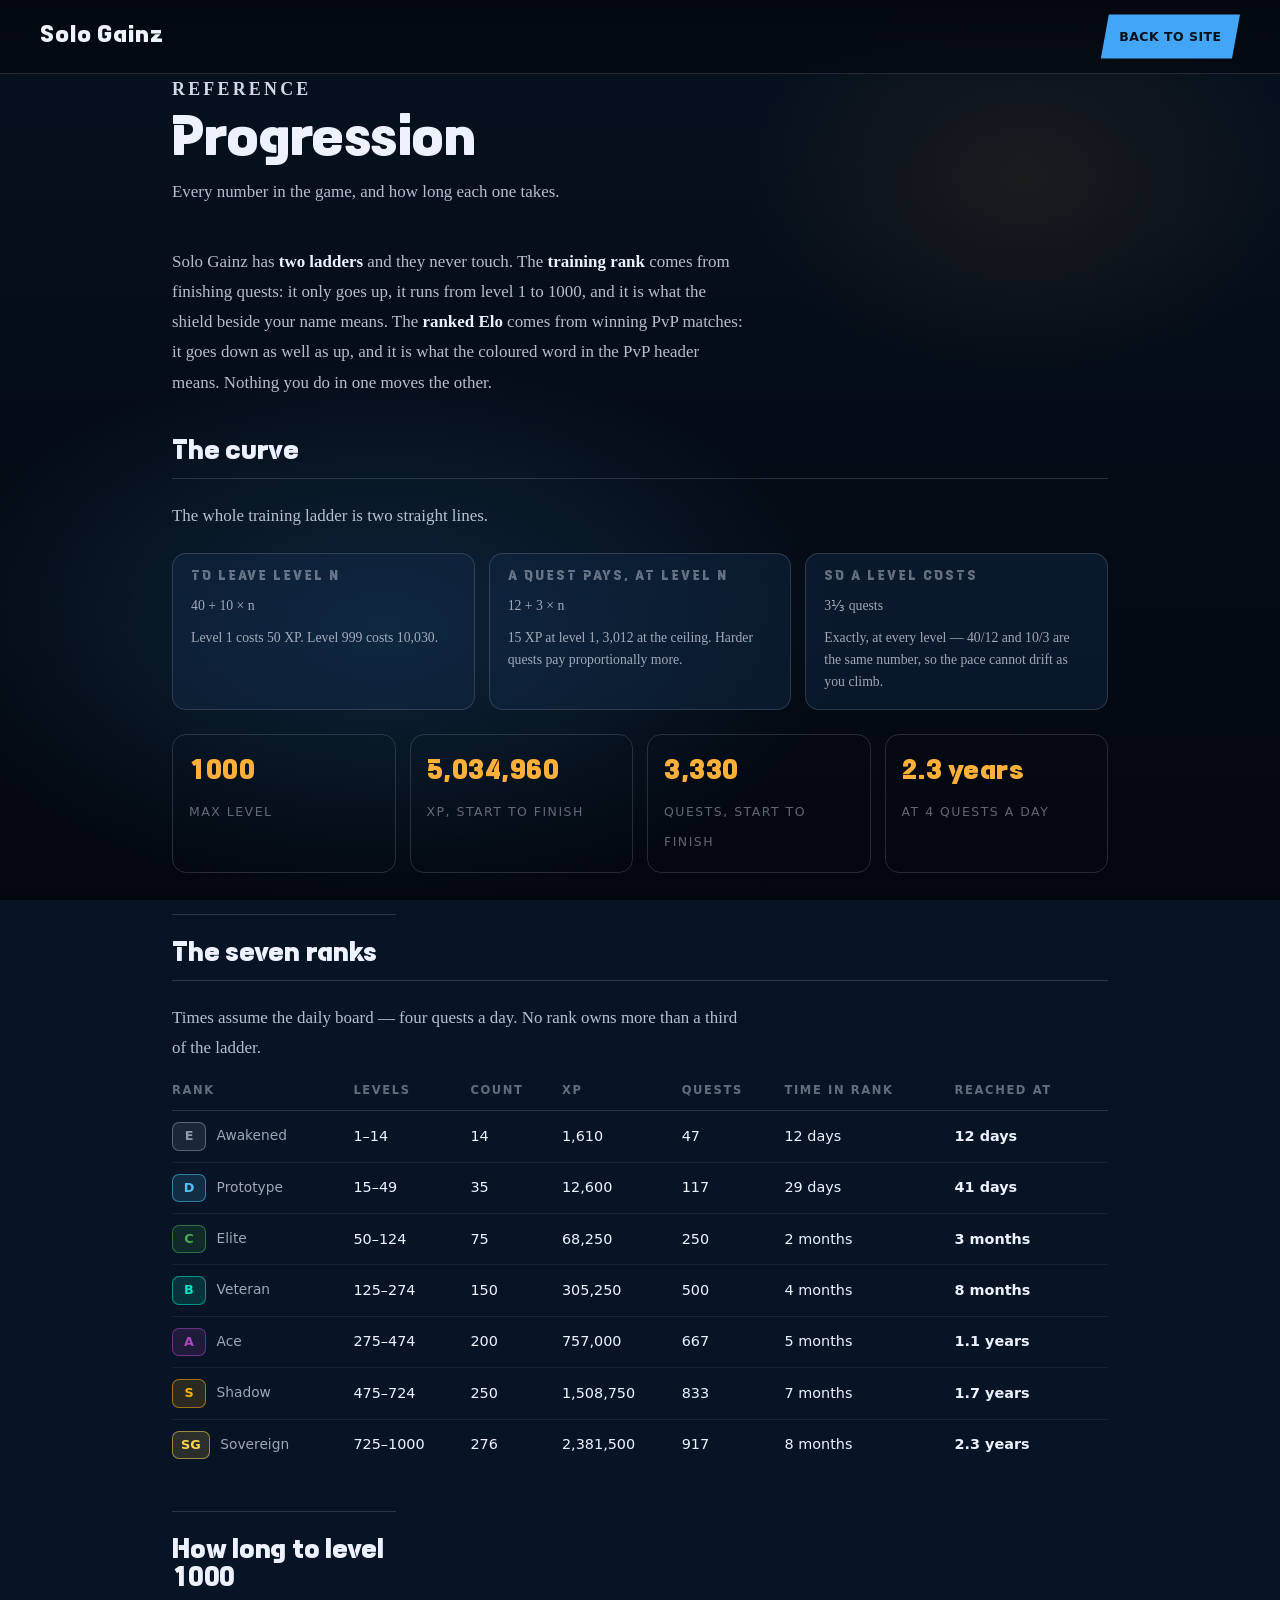
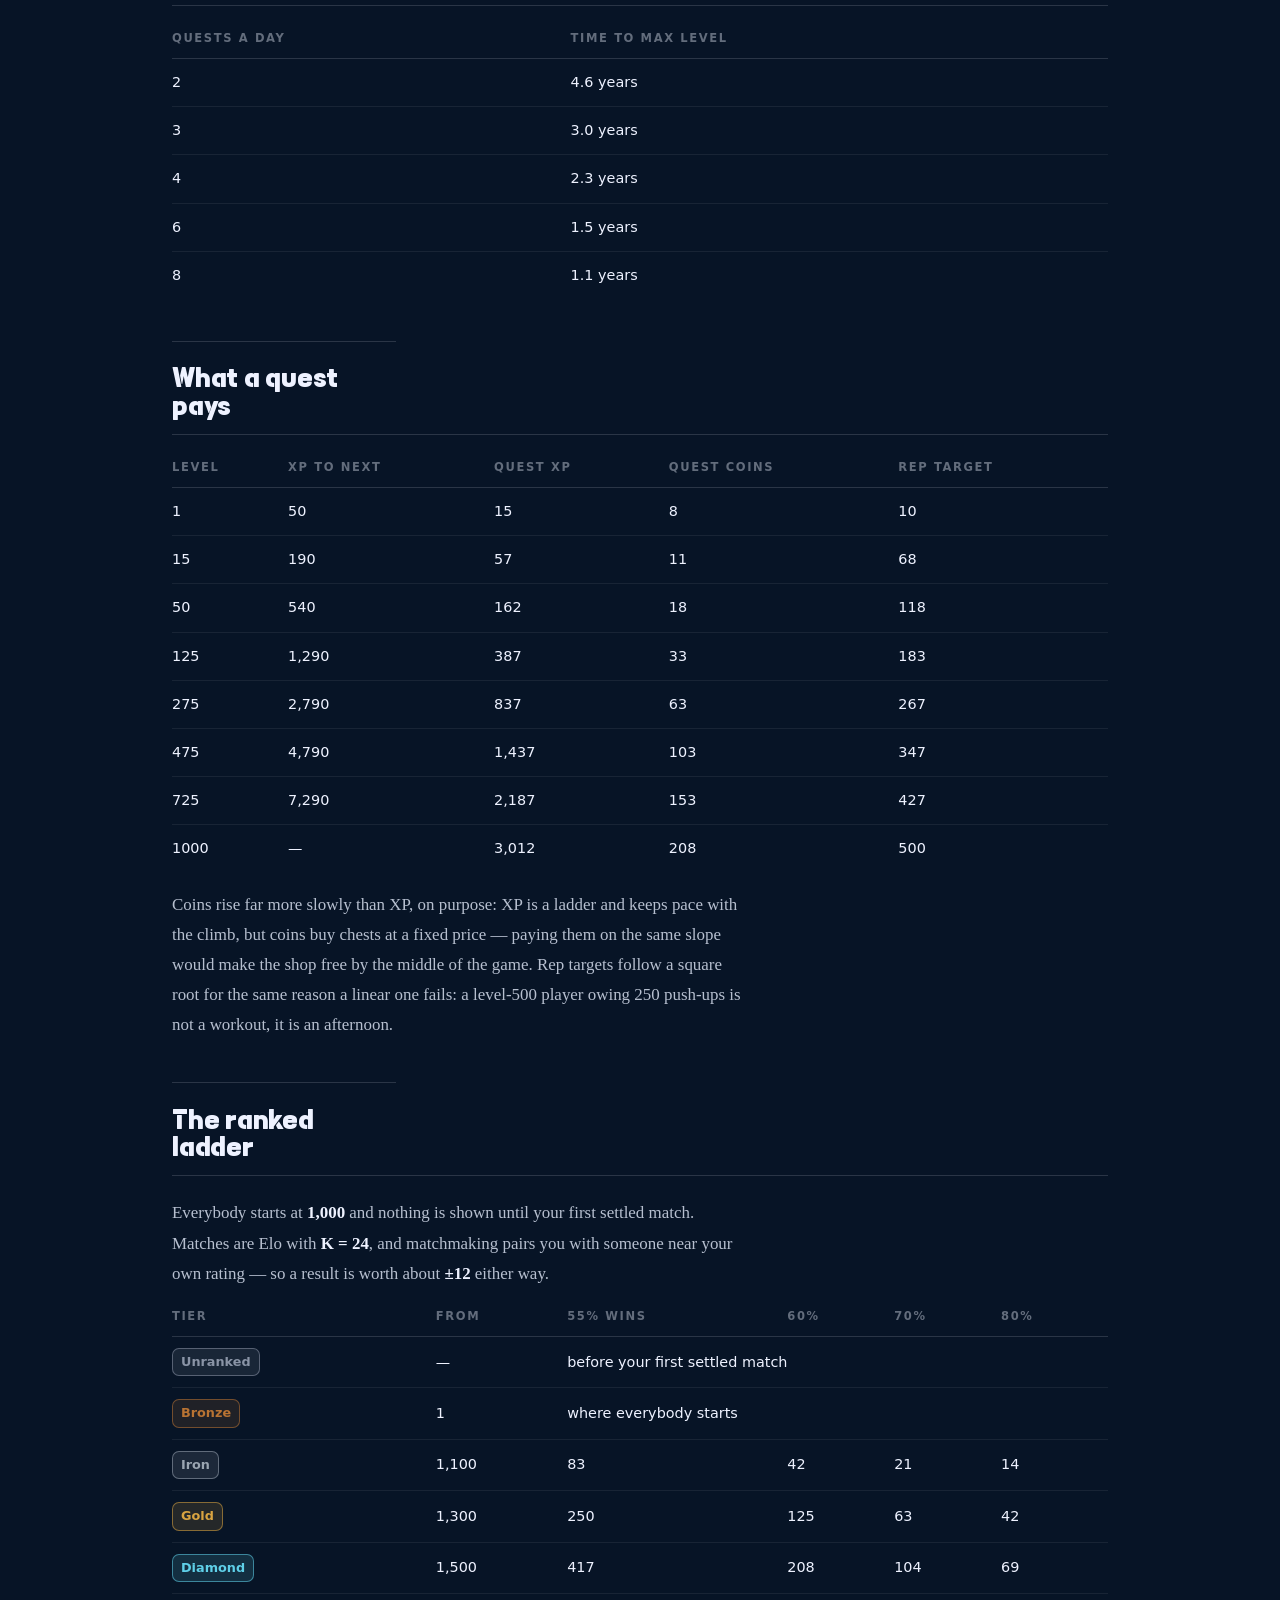
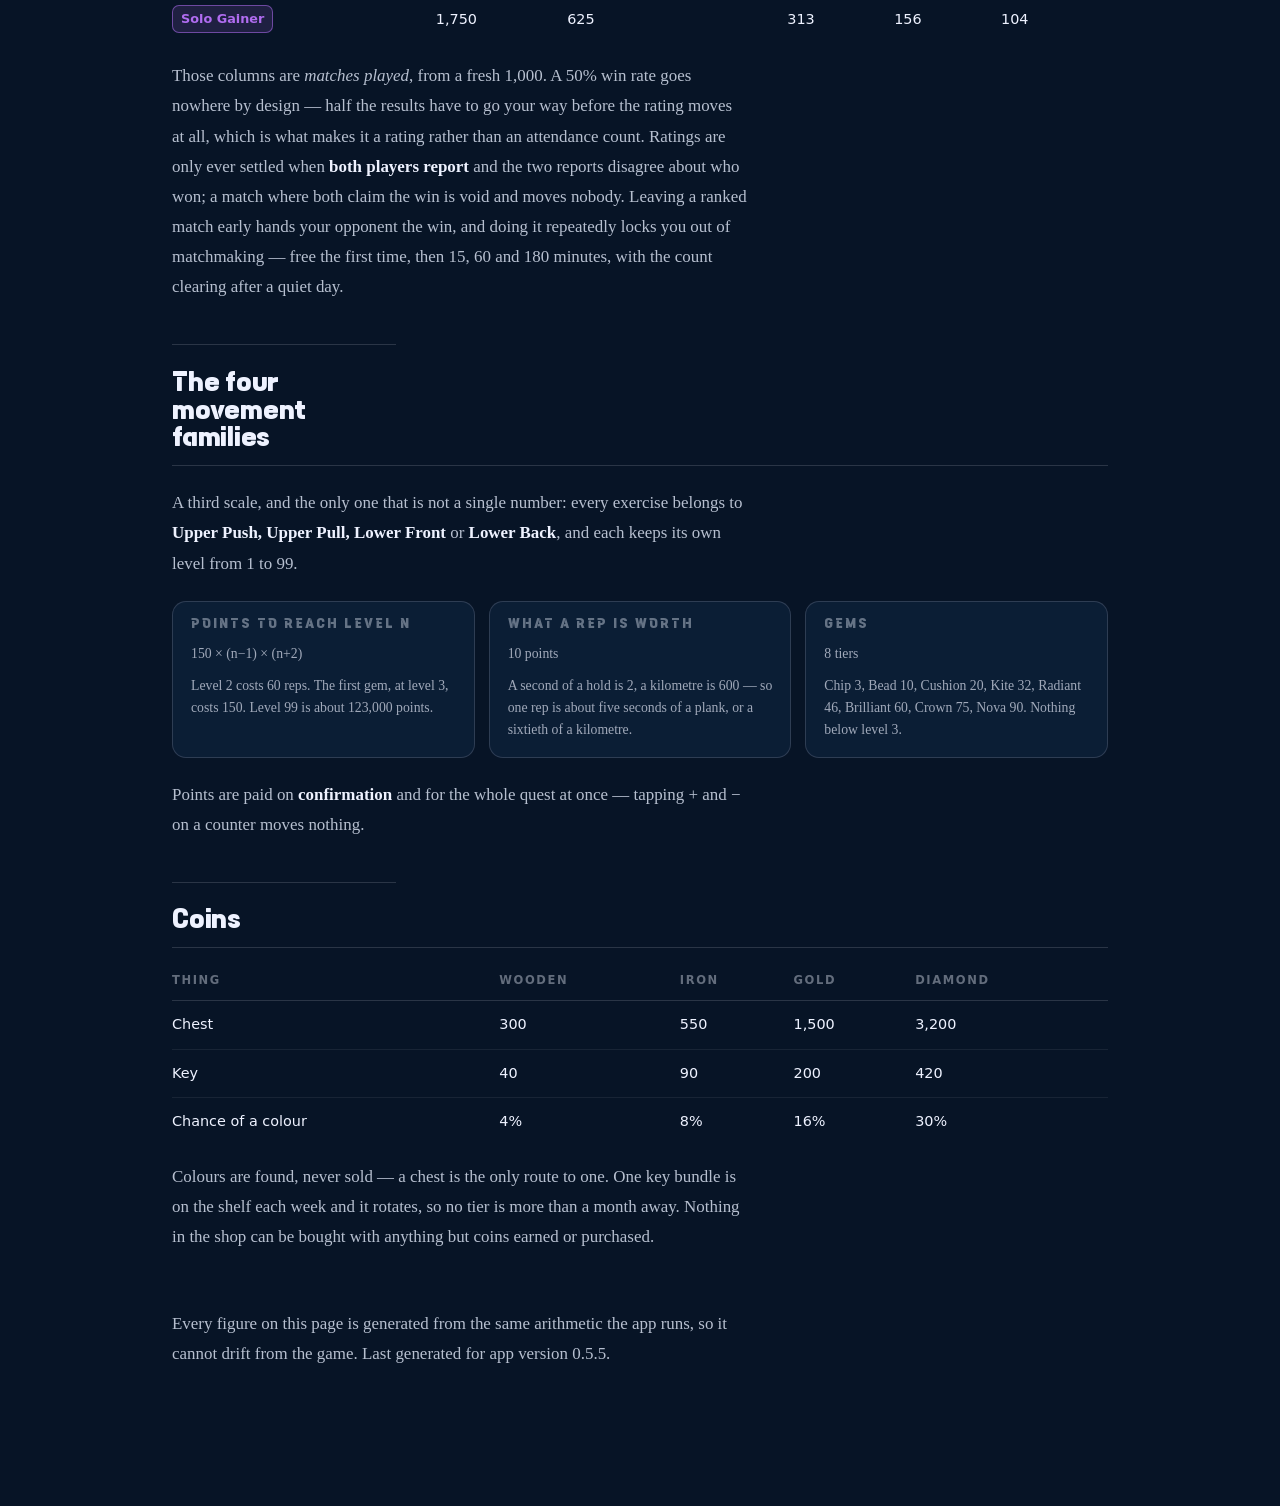
<file: progression.html>
<!DOCTYPE html>
<html lang="en">
<head>
  <meta charset="UTF-8" />
  <meta name="viewport" content="width=device-width, initial-scale=1.0, viewport-fit=cover" />
  <meta name="description" content="How levels, ranks, XP and the ranked Elo work in Solo Gainz - every number, and how long each one takes." />
  <meta name="theme-color" content="#071426" />
  <meta name="robots" content="index, follow" />
  <title>Progression — Solo Gainz</title>
  <link rel="icon" href="favicon.svg" type="image/svg+xml" />
  <link rel="icon" href="favicon-32.png" sizes="32x32" type="image/png" />
  <link rel="icon" href="favicon-192.png" sizes="192x192" type="image/png" />
  <link rel="apple-touch-icon" href="apple-touch-icon.png" />
  <link rel="preconnect" href="https://fonts.googleapis.com" />
  <link rel="preconnect" href="https://fonts.gstatic.com" crossorigin />
  <link href="https://fonts.googleapis.com/css2?family=Inter:wght@400;500;600;700;800&family=Newsreader:opsz,wght@6..72,400;6..72,500;6..72,600&display=swap" rel="stylesheet" />
  <link rel="stylesheet" href="site.css?v=bc604dc0" />
  <meta http-equiv="Content-Security-Policy" content="default-src 'self'; base-uri 'none'; object-src 'none'; form-action 'none'; script-src 'self' 'unsafe-inline' https://fonts.googleapis.com; style-src 'self' 'unsafe-inline' https://fonts.googleapis.com; font-src 'self' https://fonts.gstatic.com data:; img-src 'self' data:; media-src 'self'; connect-src 'self' https://vczmvyxxrdwrgfpigequ.supabase.co; manifest-src 'self'" />
  <meta name="referrer" content="strict-origin-when-cross-origin" />
  <style>
    /* Scoped to this page.
       It lives here rather than in site.css because these components - the
       band table, the tier chips, the formula cards - exist on exactly one
       page, and site.css is loaded by three. */
    .pg-wrap { max-width: 980px; margin: 0 auto; padding: 0 22px 120px; }
    .pg-lede { font-size: 1.05rem; line-height: 1.7; color: var(--mute); max-width: 68ch; }
    .pg-h2 { font-family: var(--font-display); font-size: 1.5rem; letter-spacing: .04em;
              margin: 56px 0 6px; }
    .pg-rule { height: 1px; background: var(--line); margin: 0 0 22px; }
    .pg-note { color: var(--faint); font-size: .88rem; line-height: 1.6; max-width: 68ch; }

    .pg-formula { display: grid; gap: 14px; grid-template-columns: repeat(auto-fit, minmax(260px, 1fr));
                   margin: 22px 0; }
    .pg-card { border: 1px solid var(--line); border-radius: 14px; padding: 16px 18px;
                background: rgba(18, 44, 74, .45); }
    .pg-card h3 { margin: 0 0 8px; font-size: .78rem; letter-spacing: .16em;
                   text-transform: uppercase; color: var(--faint); font-weight: 700; }
    .pg-eq { font-family: ui-monospace, "SF Mono", Menlo, monospace; font-size: 1.05rem;
              color: var(--signal); }
    .pg-card p { margin: 10px 0 0; font-size: .86rem; line-height: 1.6; color: var(--mute); }

    .pg-table-wrap { overflow-x: auto; -webkit-overflow-scrolling: touch; }
    table.pg { width: 100%; border-collapse: collapse; font-size: .9rem; min-width: 560px; }
    table.pg th { text-align: left; font-size: .72rem; letter-spacing: .14em; text-transform: uppercase;
                   color: var(--faint); font-weight: 700; padding: 0 12px 10px 0;
                   border-bottom: 1px solid var(--line); white-space: nowrap; }
    table.pg td { padding: 11px 12px 11px 0; border-bottom: 1px solid rgba(238,242,255,.07);
                   white-space: nowrap; }
    table.pg td.num { font-variant-numeric: tabular-nums; }
    table.pg td.strong { color: var(--text); font-weight: 700; }
    table.pg tr:last-child td { border-bottom: 0; }

    .pg-chip { display: inline-block; min-width: 34px; text-align: center; padding: 2px 8px;
                border-radius: 7px; font-weight: 800; font-size: .8rem;
                color: var(--c); border: 1px solid color-mix(in srgb, var(--c) 55%, transparent);
                background: color-mix(in srgb, var(--c) 14%, transparent); }
    .pg-title { color: var(--mute); font-size: .86rem; margin-left: 6px; }

    .pg-big { display: grid; gap: 14px; grid-template-columns: repeat(auto-fit, minmax(150px, 1fr));
               margin: 24px 0 8px; }
    .pg-big div { border: 1px solid var(--line); border-radius: 14px; padding: 16px; }
    .pg-big b { display: block; font-family: var(--font-display); font-size: 1.6rem;
                 color: var(--heat); letter-spacing: .02em; }
    .pg-big span { font-size: .78rem; letter-spacing: .12em; text-transform: uppercase;
                    color: var(--faint); }
    @media (max-width: 560px) { .pg-h2 { font-size: 1.25rem; } }
  </style>
</head>
<body class="legal">
  <header class="legal-chrome">
    <a class="legal-chrome__brand" href="index.html"><span>Solo Gainz</span></a>
    <a class="legal-chrome__back" href="index.html">Back to site</a>
  </header>

  <main class="legal-wrap pg-wrap">
    <p class="legal-kicker">Reference</p>
    <h1 class="legal-title">Progression</h1>
    <p class="legal-meta">Every number in the game, and how long each one takes.</p>

    <p class="pg-lede">
      Solo Gainz has <strong>two ladders</strong> and they never touch. The
      <strong>training rank</strong> comes from finishing quests: it only goes up, it
      runs from level 1 to 1000, and it is what the shield beside your name means.
      The <strong>ranked Elo</strong> comes from winning PvP matches: it goes down as
      well as up, and it is what the coloured word in the PvP header means. Nothing you
      do in one moves the other.
    </p>

    <h2 class="pg-h2">The curve</h2>
    <div class="pg-rule"></div>
    <p class="pg-lede">The whole training ladder is two straight lines.</p>

    <div class="pg-formula">
      <div class="pg-card">
        <h3>To leave level n</h3>
        <p class="pg-eq">40 + 10 &times; n</p>
        <p>Level 1 costs 50 XP. Level 999 costs 10,030.</p>
      </div>
      <div class="pg-card">
        <h3>A quest pays, at level n</h3>
        <p class="pg-eq">12 + 3 &times; n</p>
        <p>15 XP at level 1, 3,012 at the ceiling. Harder quests pay proportionally more.</p>
      </div>
      <div class="pg-card">
        <h3>So a level costs</h3>
        <p class="pg-eq">3&#8531; quests</p>
        <p>Exactly, at every level &mdash; 40/12 and 10/3 are the same number, so the pace
           cannot drift as you climb.</p>
      </div>
    </div>

    <div class="pg-big">
      <div><b>1000</b><span>Max level</span></div>
      <div><b>5,034,960</b><span>XP, start to finish</span></div>
      <div><b>3,330</b><span>Quests, start to finish</span></div>
      <div><b>2.3 years</b><span>At 4 quests a day</span></div>
    </div>

    <h2 class="pg-h2">The seven ranks</h2>
    <div class="pg-rule"></div>
    <p class="pg-note">
      Times assume the daily board &mdash; four quests a day. No rank owns more than a
      third of the ladder.
    </p>
    <div class="pg-table-wrap">
      <table class="pg">
        <thead>
          <tr><th>Rank</th><th>Levels</th><th>Count</th><th>XP</th><th>Quests</th>
              <th>Time in rank</th><th>Reached at</th></tr>
        </thead>
        <tbody>
        <tr>
          <td><span class="pg-chip" style="--c:#8E9BAE">E</span> <span class="pg-title">Awakened</span></td>
          <td class="num">1–14</td>
          <td class="num">14</td>
          <td class="num">1,610</td>
          <td class="num">47</td>
          <td class="num">12 days</td>
          <td class="num strong">12 days</td>
        </tr>
        <tr>
          <td><span class="pg-chip" style="--c:#4FC3F7">D</span> <span class="pg-title">Prototype</span></td>
          <td class="num">15–49</td>
          <td class="num">35</td>
          <td class="num">12,600</td>
          <td class="num">117</td>
          <td class="num">29 days</td>
          <td class="num strong">41 days</td>
        </tr>
        <tr>
          <td><span class="pg-chip" style="--c:#4CAF50">C</span> <span class="pg-title">Elite</span></td>
          <td class="num">50–124</td>
          <td class="num">75</td>
          <td class="num">68,250</td>
          <td class="num">250</td>
          <td class="num">2 months</td>
          <td class="num strong">3 months</td>
        </tr>
        <tr>
          <td><span class="pg-chip" style="--c:#00E5C3">B</span> <span class="pg-title">Veteran</span></td>
          <td class="num">125–274</td>
          <td class="num">150</td>
          <td class="num">305,250</td>
          <td class="num">500</td>
          <td class="num">4 months</td>
          <td class="num strong">8 months</td>
        </tr>
        <tr>
          <td><span class="pg-chip" style="--c:#AB47BC">A</span> <span class="pg-title">Ace</span></td>
          <td class="num">275–474</td>
          <td class="num">200</td>
          <td class="num">757,000</td>
          <td class="num">667</td>
          <td class="num">5 months</td>
          <td class="num strong">1.1 years</td>
        </tr>
        <tr>
          <td><span class="pg-chip" style="--c:#FFB300">S</span> <span class="pg-title">Shadow</span></td>
          <td class="num">475–724</td>
          <td class="num">250</td>
          <td class="num">1,508,750</td>
          <td class="num">833</td>
          <td class="num">7 months</td>
          <td class="num strong">1.7 years</td>
        </tr>
        <tr>
          <td><span class="pg-chip" style="--c:#FFD54F">SG</span> <span class="pg-title">Sovereign</span></td>
          <td class="num">725–1000</td>
          <td class="num">276</td>
          <td class="num">2,381,500</td>
          <td class="num">917</td>
          <td class="num">8 months</td>
          <td class="num strong">2.3 years</td>
        </tr>
        </tbody>
      </table>
    </div>

    <h2 class="pg-h2">How long to level 1000</h2>
    <div class="pg-rule"></div>
    <div class="pg-table-wrap">
      <table class="pg">
        <thead><tr><th>Quests a day</th><th>Time to max level</th></tr></thead>
        <tbody>
        <tr><td class="num">2</td><td class="num">4.6 years</td></tr>
        <tr><td class="num">3</td><td class="num">3.0 years</td></tr>
        <tr><td class="num">4</td><td class="num">2.3 years</td></tr>
        <tr><td class="num">6</td><td class="num">1.5 years</td></tr>
        <tr><td class="num">8</td><td class="num">1.1 years</td></tr>
        </tbody>
      </table>
    </div>

    <h2 class="pg-h2">What a quest pays</h2>
    <div class="pg-rule"></div>
    <div class="pg-table-wrap">
      <table class="pg">
        <thead><tr><th>Level</th><th>XP to next</th><th>Quest XP</th><th>Quest coins</th>
                   <th>Rep target</th></tr></thead>
        <tbody>
        <tr><td class="num">1</td><td class="num">50</td><td class="num">15</td><td class="num">8</td><td class="num">10</td></tr>
        <tr><td class="num">15</td><td class="num">190</td><td class="num">57</td><td class="num">11</td><td class="num">68</td></tr>
        <tr><td class="num">50</td><td class="num">540</td><td class="num">162</td><td class="num">18</td><td class="num">118</td></tr>
        <tr><td class="num">125</td><td class="num">1,290</td><td class="num">387</td><td class="num">33</td><td class="num">183</td></tr>
        <tr><td class="num">275</td><td class="num">2,790</td><td class="num">837</td><td class="num">63</td><td class="num">267</td></tr>
        <tr><td class="num">475</td><td class="num">4,790</td><td class="num">1,437</td><td class="num">103</td><td class="num">347</td></tr>
        <tr><td class="num">725</td><td class="num">7,290</td><td class="num">2,187</td><td class="num">153</td><td class="num">427</td></tr>
        <tr><td class="num">1000</td><td class="num">—</td><td class="num">3,012</td><td class="num">208</td><td class="num">500</td></tr>
        </tbody>
      </table>
    </div>
    <p class="pg-note">
      Coins rise far more slowly than XP, on purpose: XP is a ladder and keeps pace with
      the climb, but coins buy chests at a fixed price &mdash; paying them on the same
      slope would make the shop free by the middle of the game. Rep targets follow a
      square root for the same reason a linear one fails: a level-500 player owing 250
      push-ups is not a workout, it is an afternoon.
    </p>

    <h2 class="pg-h2">The ranked ladder</h2>
    <div class="pg-rule"></div>
    <p class="pg-lede">
      Everybody starts at <strong>1,000</strong> and nothing is shown until your first
      settled match. Matches are Elo with <strong>K&nbsp;=&nbsp;24</strong>, and
      matchmaking pairs you with someone near your own rating &mdash; so a result is
      worth about <strong>&plusmn;12</strong> either way.
    </p>
    <div class="pg-table-wrap">
      <table class="pg">
        <thead>
          <tr><th>Tier</th><th>From</th><th>55% wins</th><th>60%</th><th>70%</th><th>80%</th></tr>
        </thead>
        <tbody>
        <tr>
          <td><span class="pg-chip" style="--c:#8A94A6">Unranked</span></td>
          <td class="num">—</td><td class="num" colspan="4">before your first settled match</td>
        </tr>
        <tr>
          <td><span class="pg-chip" style="--c:#B87333">Bronze</span></td>
          <td class="num">1</td>
          <td class="num" colspan="4">where everybody starts</td>
        </tr>
        <tr>
          <td><span class="pg-chip" style="--c:#9AA5B1">Iron</span></td>
          <td class="num">1,100</td>
<td class="num">83</td><td class="num">42</td><td class="num">21</td><td class="num">14</td>
        </tr>
        <tr>
          <td><span class="pg-chip" style="--c:#D9A441">Gold</span></td>
          <td class="num">1,300</td>
<td class="num">250</td><td class="num">125</td><td class="num">63</td><td class="num">42</td>
        </tr>
        <tr>
          <td><span class="pg-chip" style="--c:#5FD0E8">Diamond</span></td>
          <td class="num">1,500</td>
<td class="num">417</td><td class="num">208</td><td class="num">104</td><td class="num">69</td>
        </tr>
        <tr>
          <td><span class="pg-chip" style="--c:#B06CF0">Solo Gainer</span></td>
          <td class="num">1,750</td>
<td class="num">625</td><td class="num">313</td><td class="num">156</td><td class="num">104</td>
        </tr>
        </tbody>
      </table>
    </div>
    <p class="pg-note">
      Those columns are <em>matches played</em>, from a fresh 1,000. A 50% win rate goes
      nowhere by design &mdash; half the results have to go your way before the rating
      moves at all, which is what makes it a rating rather than an attendance count.
      Ratings are only ever settled when <strong>both players report</strong> and the two
      reports disagree about who won; a match where both claim the win is void and moves
      nobody. Leaving a ranked match early hands your opponent the win, and doing it
      repeatedly locks you out of matchmaking &mdash; free the first time, then 15, 60
      and 180 minutes, with the count clearing after a quiet day.
    </p>

    <h2 class="pg-h2">The four movement families</h2>
    <div class="pg-rule"></div>
    <p class="pg-lede">
      A third scale, and the only one that is not a single number: every exercise belongs
      to <strong>Upper Push, Upper Pull, Lower Front</strong> or <strong>Lower Back</strong>,
      and each keeps its own level from 1 to 99.
    </p>
    <div class="pg-formula">
      <div class="pg-card">
        <h3>Points to reach level n</h3>
        <p class="pg-eq">150 &times; (n&minus;1) &times; (n+2)</p>
        <p>Level 2 costs 60 reps. The first gem, at level 3, costs 150. Level 99 is
           about 123,000 points.</p>
      </div>
      <div class="pg-card">
        <h3>What a rep is worth</h3>
        <p class="pg-eq">10 points</p>
        <p>A second of a hold is 2, a kilometre is 600 &mdash; so one rep is about five
           seconds of a plank, or a sixtieth of a kilometre.</p>
      </div>
      <div class="pg-card">
        <h3>Gems</h3>
        <p class="pg-eq">8 tiers</p>
        <p>Chip 3, Bead 10, Cushion 20, Kite 32, Radiant 46, Brilliant 60, Crown 75,
           Nova 90. Nothing below level 3.</p>
      </div>
    </div>
    <p class="pg-note">
      Points are paid on <strong>confirmation</strong> and for the whole quest at once
      &mdash; tapping + and &minus; on a counter moves nothing.
    </p>

    <h2 class="pg-h2">Coins</h2>
    <div class="pg-rule"></div>
    <div class="pg-table-wrap">
      <table class="pg">
        <thead><tr><th>Thing</th><th>Wooden</th><th>Iron</th><th>Gold</th><th>Diamond</th></tr></thead>
        <tbody>
          <tr><td>Chest</td><td class="num">300</td><td class="num">550</td><td class="num">1,500</td><td class="num">3,200</td></tr>
          <tr><td>Key</td><td class="num">40</td><td class="num">90</td><td class="num">200</td><td class="num">420</td></tr>
          <tr><td>Chance of a colour</td><td class="num">4%</td><td class="num">8%</td><td class="num">16%</td><td class="num">30%</td></tr>
        </tbody>
      </table>
    </div>
    <p class="pg-note">
      Colours are found, never sold &mdash; a chest is the only route to one. One key
      bundle is on the shelf each week and it rotates, so no tier is more than a month
      away. Nothing in the shop can be bought with anything but coins earned or purchased.
    </p>

    <p class="pg-note" style="margin-top:56px">
      Every figure on this page is generated from the same arithmetic the app runs, so it
      cannot drift from the game. Last generated for app version 0.5.5.
    </p>
  </main>
  <script src="analytics.js" defer></script>
</body>
</html>
</file>
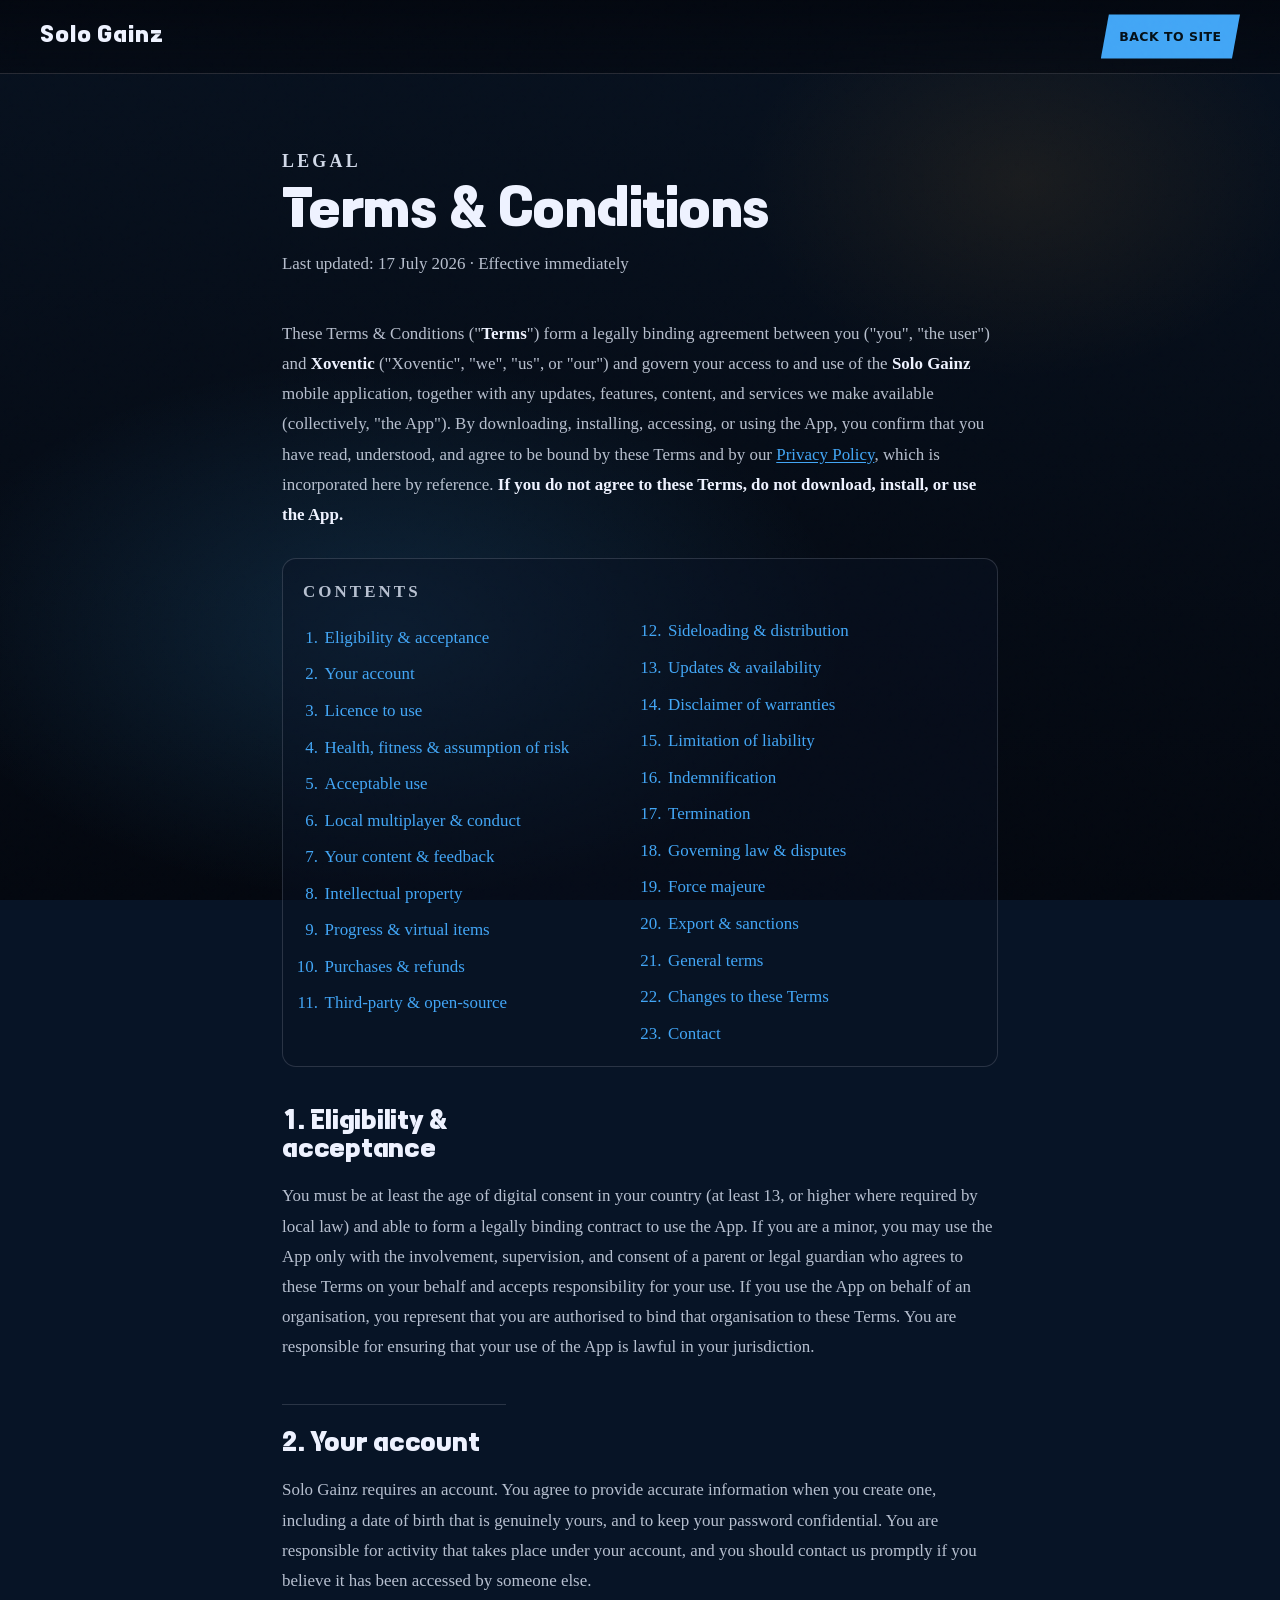
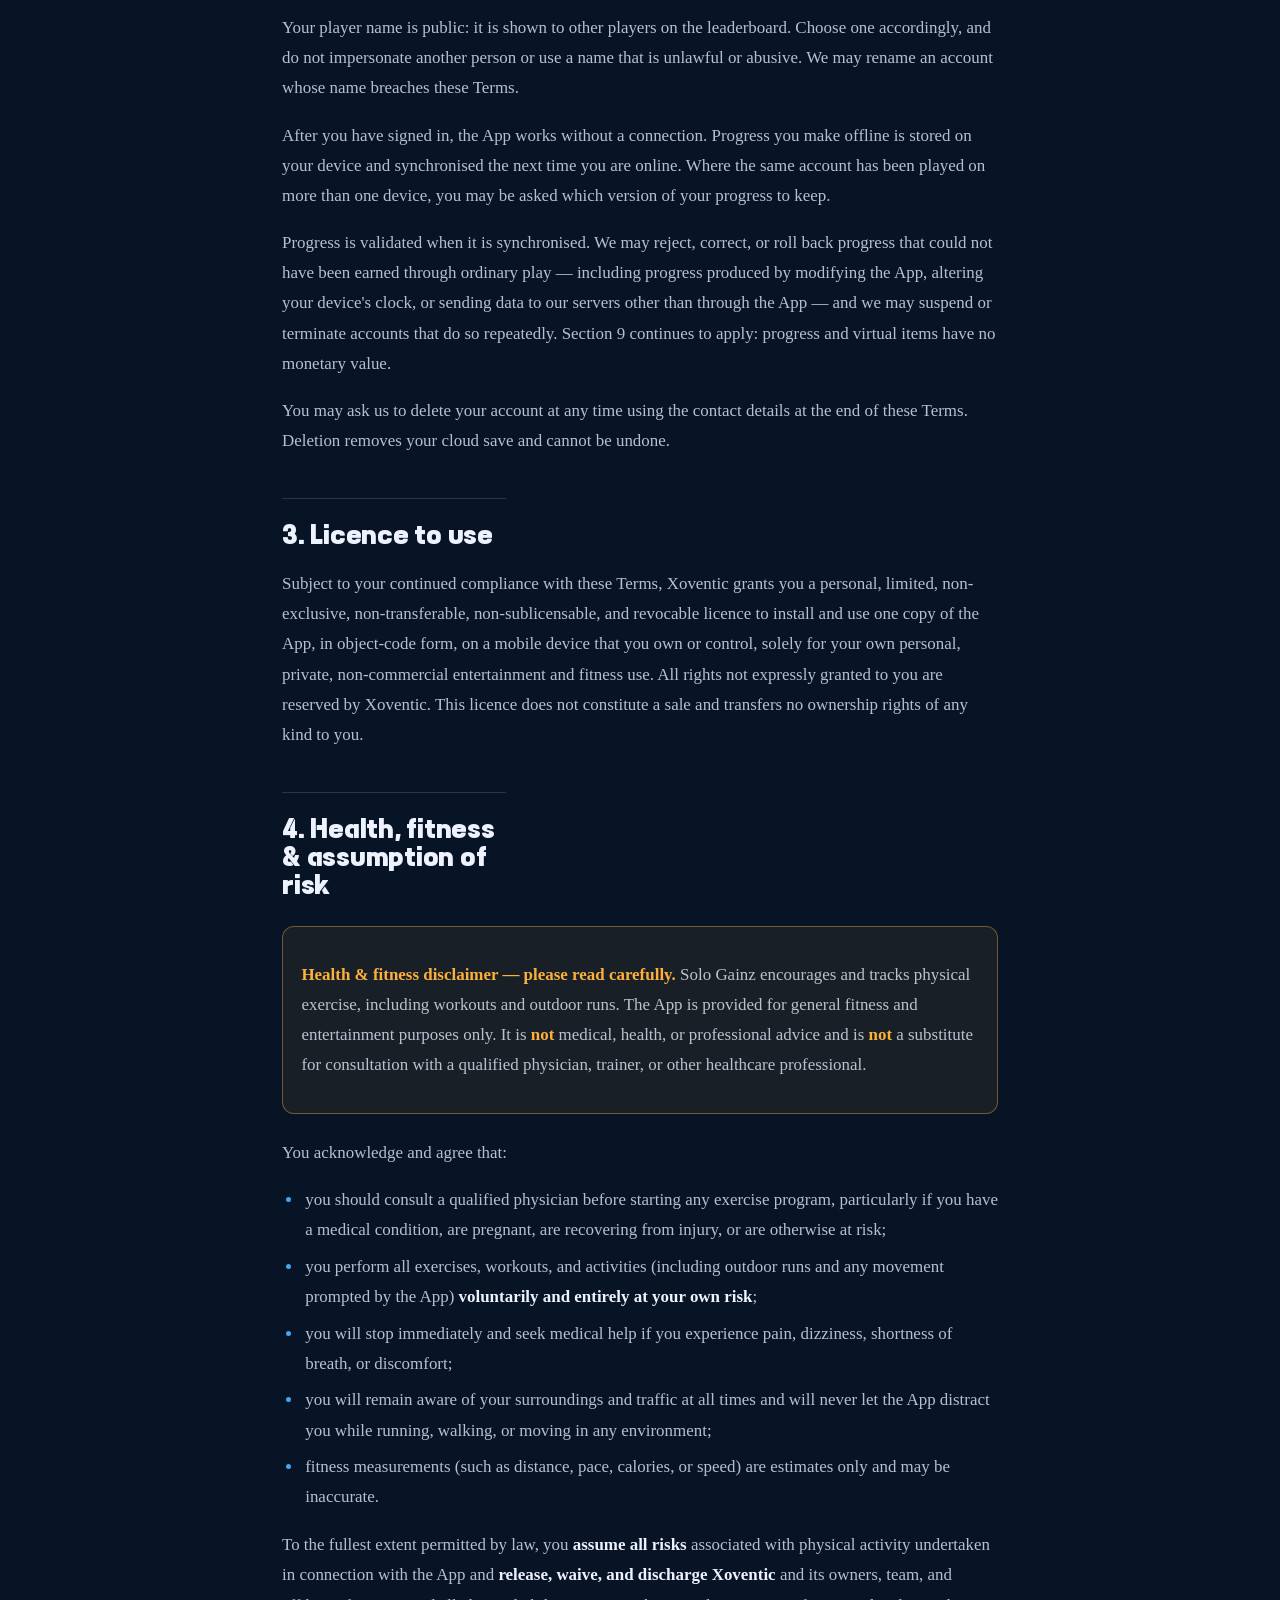
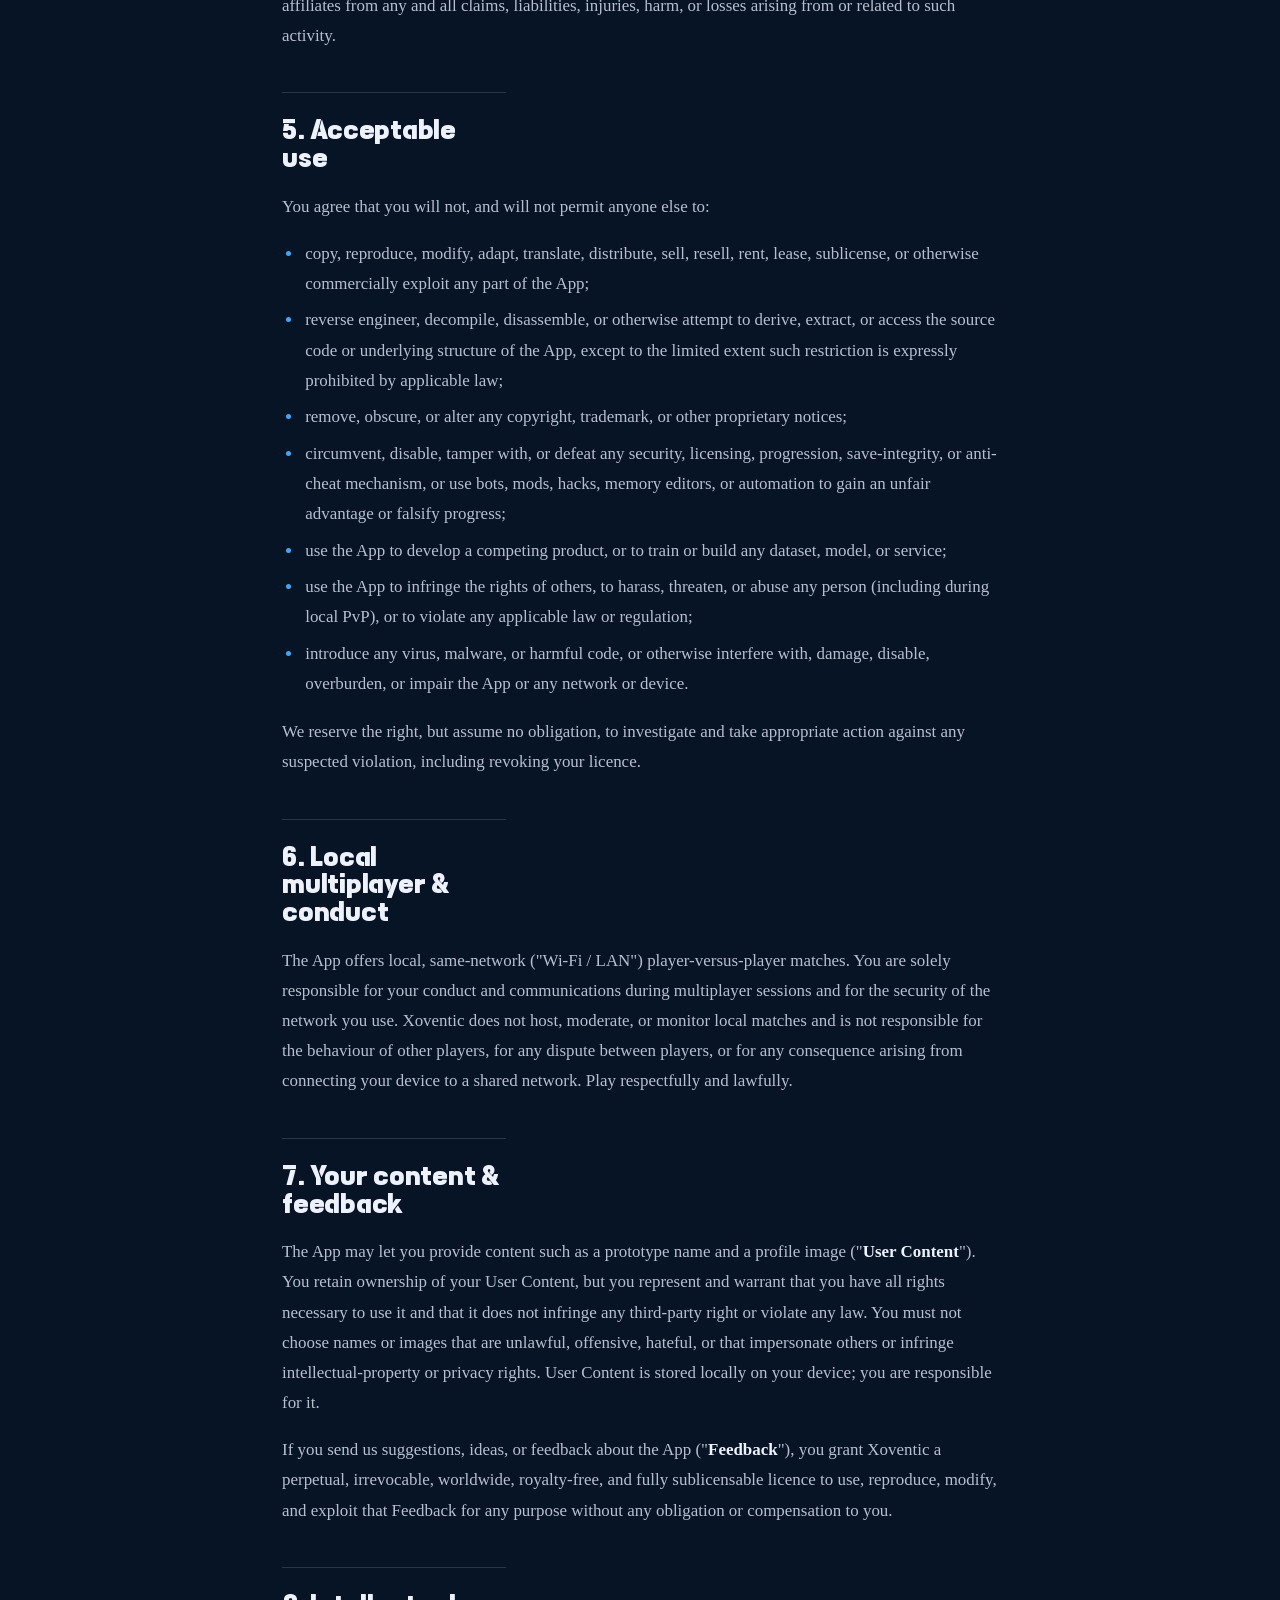
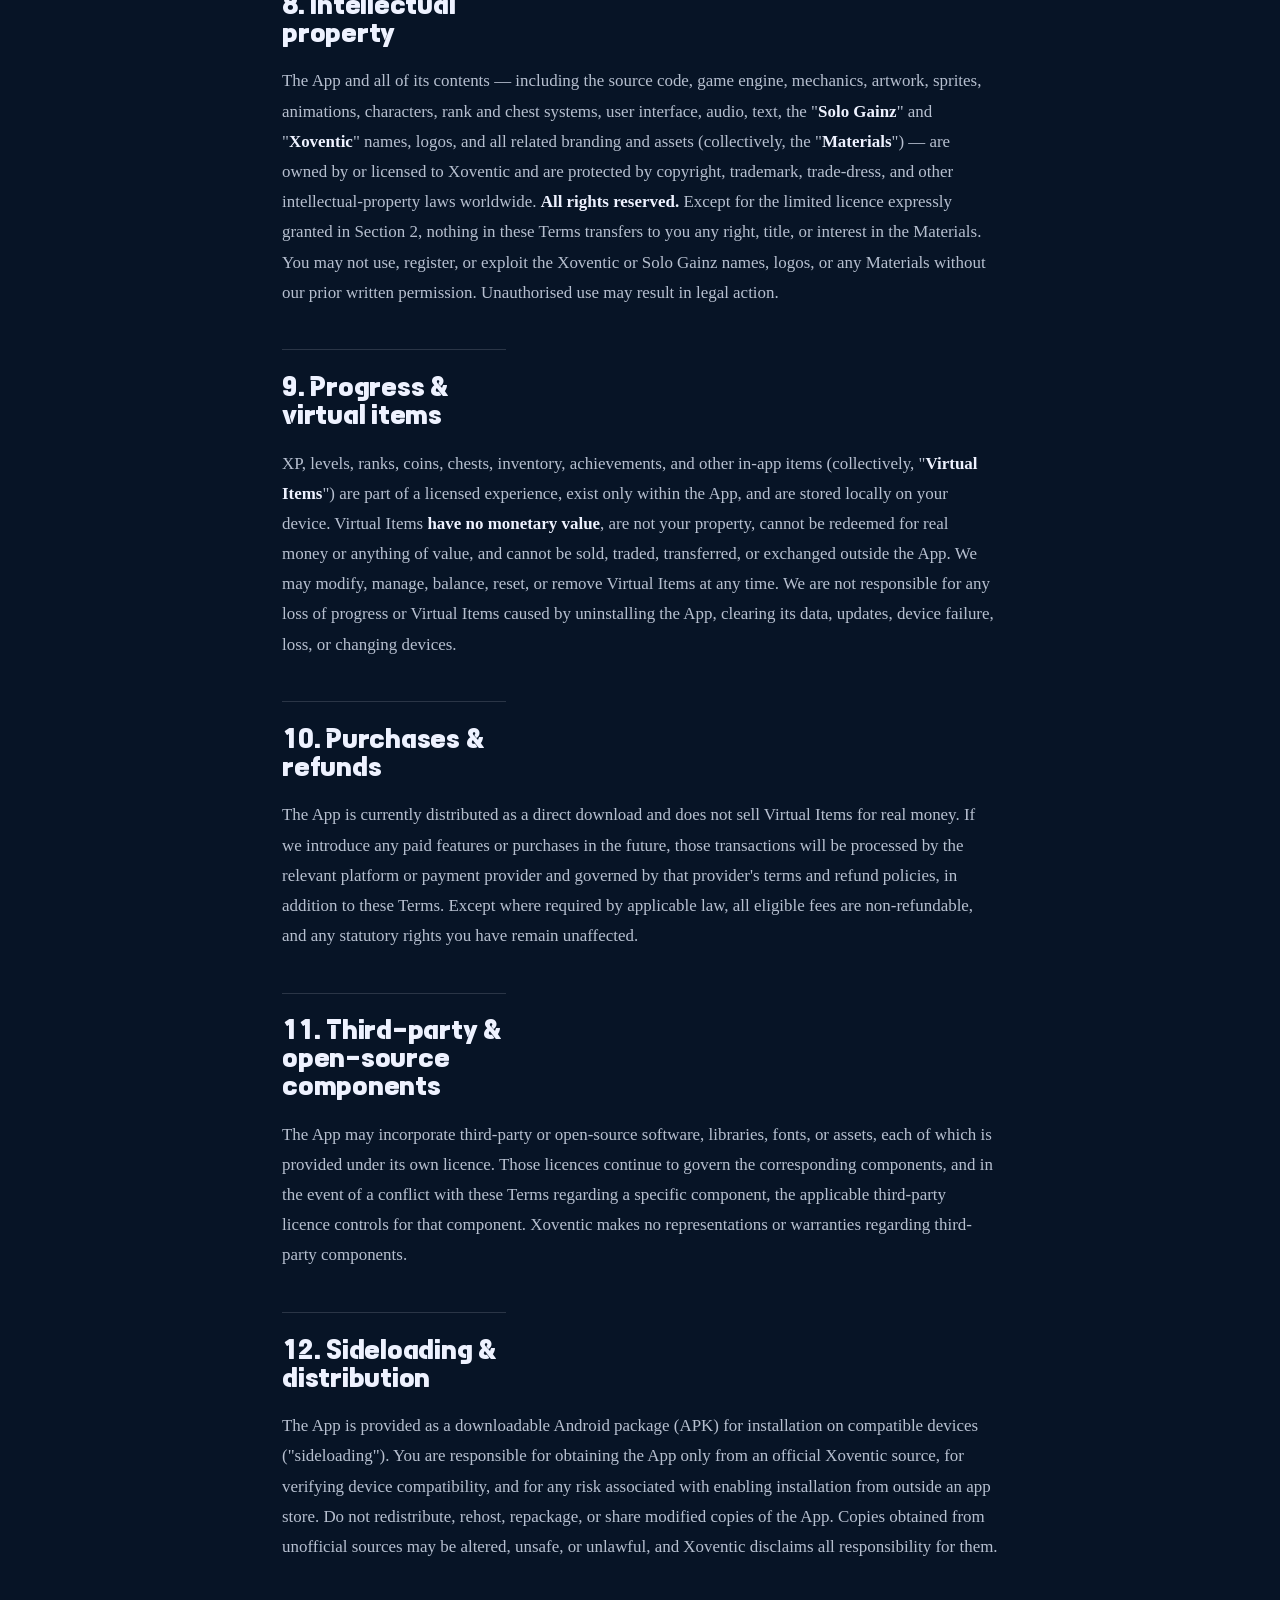
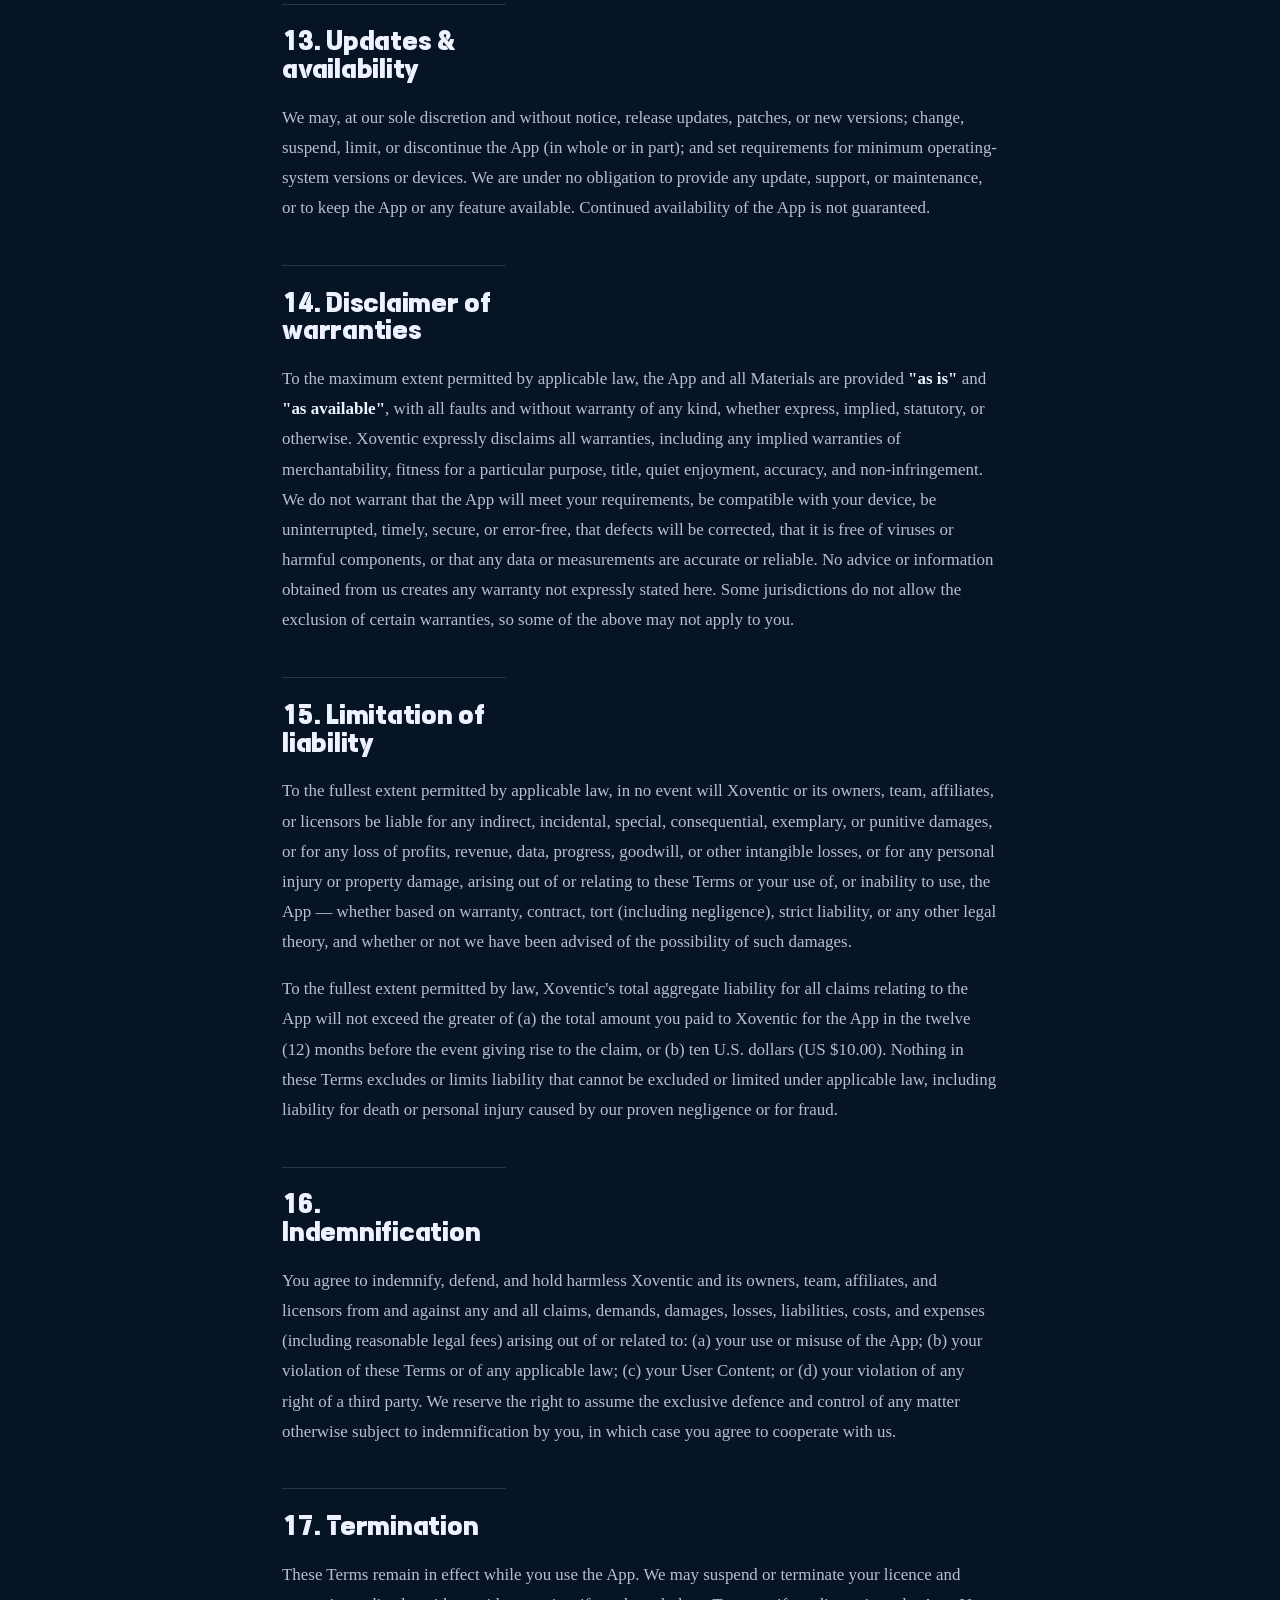
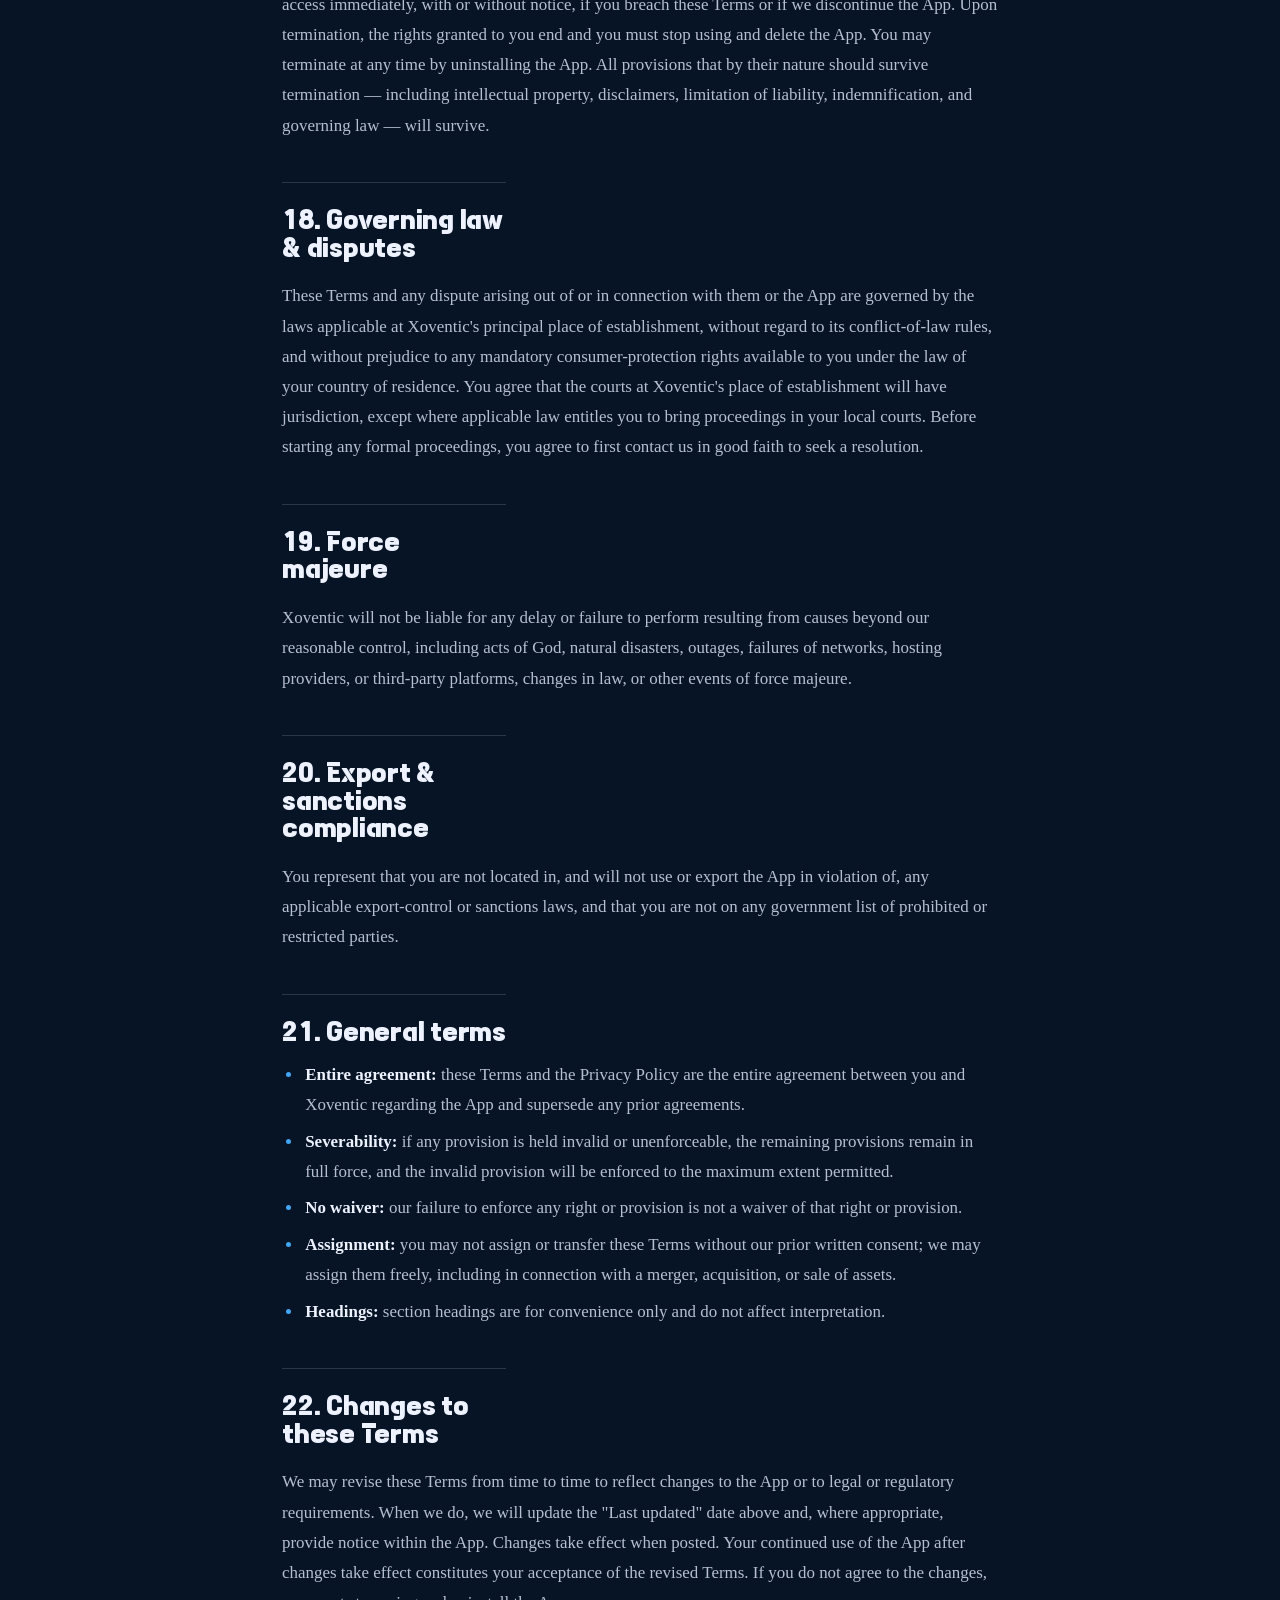
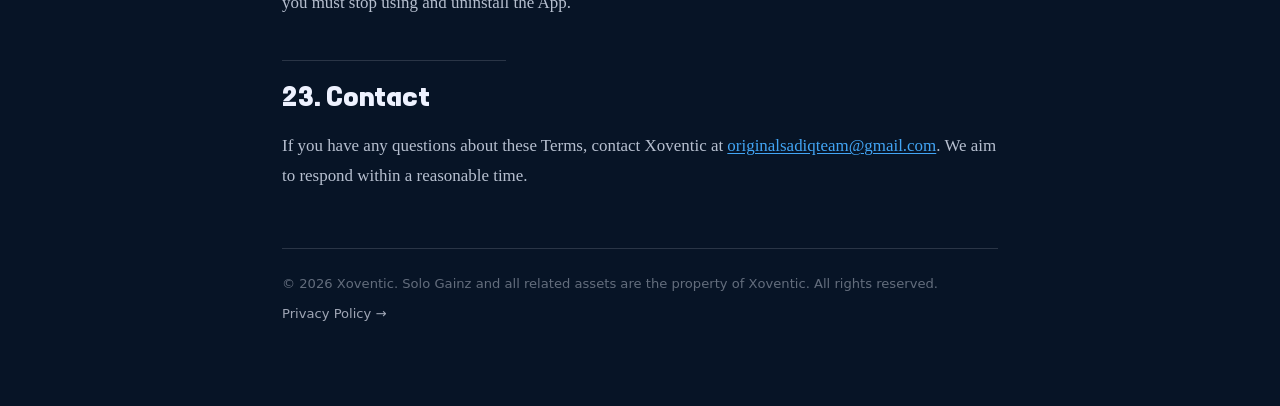
<file: terms.html>
<!DOCTYPE html>
<html lang="en">
<head>
  <meta charset="UTF-8" />
  <meta name="viewport" content="width=device-width, initial-scale=1.0, viewport-fit=cover" />
  <link rel="preload" href="fonts/Tenada.woff2" as="font" type="font/woff2" crossorigin />
  <meta name="format-detection" content="telephone=no" />
  <meta name="description" content="Terms & Conditions for the Solo Gainz Android app by Xoventic." />
  <meta name="theme-color" content="#071426" />
  <meta name="robots" content="index, follow" />
  <title>Terms &amp; Conditions — Solo Gainz</title>
  <link rel="icon" href="favicon.svg" type="image/svg+xml" />
  <link rel="icon" href="favicon-32.png" sizes="32x32" type="image/png" />
  <link rel="icon" href="favicon-192.png" sizes="192x192" type="image/png" />
  <link rel="apple-touch-icon" href="apple-touch-icon.png" />
  <link rel="preconnect" href="https://fonts.googleapis.com" />
  <link rel="preconnect" href="https://fonts.gstatic.com" crossorigin />
  <link href="https://fonts.googleapis.com/css2?family=Inter:wght@400;500;600;700;800&family=Newsreader:opsz,wght@6..72,400;6..72,500;6..72,600&display=swap" rel="stylesheet" />
  <link rel="stylesheet" href="site.css?v=bc604dc0" />
  <meta http-equiv="Content-Security-Policy" content="default-src 'self'; base-uri 'none'; object-src 'none'; form-action 'none'; script-src 'self' 'unsafe-inline' https://fonts.googleapis.com; style-src 'self' 'unsafe-inline' https://fonts.googleapis.com; font-src 'self' https://fonts.gstatic.com data:; img-src 'self' data:; media-src 'self'; connect-src 'self' https://vczmvyxxrdwrgfpigequ.supabase.co; manifest-src 'self'" />
  <meta name="referrer" content="strict-origin-when-cross-origin" />
  <!-- The shimmer sweep on this page waits for the web fonts, so the class
       has to be on the document before the first paint. -->
  <script>document.documentElement.classList.add("is-loading");</script>
</head>
<body class="legal">
  <div class="noise" aria-hidden="true"></div>
  <header class="legal-chrome">
    <a class="legal-chrome__brand" href="index.html">
      <span>Solo Gainz</span>
    </a>
    <a class="legal-chrome__back" href="index.html">Back to site</a>
  </header>

  <main class="legal-wrap">
    <p class="legal-kicker">Legal</p>
    <h1 class="legal-title">Terms &amp; Conditions</h1>
    <p class="legal-meta">Last updated: 17 July 2026 · Effective immediately</p>

    <p>These Terms &amp; Conditions ("<strong>Terms</strong>") form a legally binding agreement between you ("you", "the user") and <strong>Xoventic</strong> ("Xoventic", "we", "us", or "our") and govern your access to and use of the <strong>Solo Gainz</strong> mobile application, together with any updates, features, content, and services we make available (collectively, "the App"). By downloading, installing, accessing, or using the App, you confirm that you have read, understood, and agree to be bound by these Terms and by our <a href="privacy.html">Privacy Policy</a>, which is incorporated here by reference. <strong>If you do not agree to these Terms, do not download, install, or use the App.</strong></p>

    <nav class="legal-toc" aria-label="Contents">
      <p class="legal-toc__title">Contents</p>
      <ol>
        <li><a href="#s-eligibility">Eligibility &amp; acceptance</a></li>
        <li><a href="#s-account">Your account</a></li>
        <li><a href="#s-licence">Licence to use</a></li>
        <li><a href="#s-health">Health, fitness &amp; assumption of risk</a></li>
        <li><a href="#s-use">Acceptable use</a></li>
        <li><a href="#s-pvp">Local multiplayer &amp; conduct</a></li>
        <li><a href="#s-content">Your content &amp; feedback</a></li>
        <li><a href="#s-ip">Intellectual property</a></li>
        <li><a href="#s-virtual">Progress &amp; virtual items</a></li>
        <li><a href="#s-payments">Purchases &amp; refunds</a></li>
        <li><a href="#s-third">Third-party &amp; open-source</a></li>
        <li><a href="#s-sideload">Sideloading &amp; distribution</a></li>
        <li><a href="#s-updates">Updates &amp; availability</a></li>
        <li><a href="#s-warranty">Disclaimer of warranties</a></li>
        <li><a href="#s-liability">Limitation of liability</a></li>
        <li><a href="#s-indemnity">Indemnification</a></li>
        <li><a href="#s-termination">Termination</a></li>
        <li><a href="#s-law">Governing law &amp; disputes</a></li>
        <li><a href="#s-force">Force majeure</a></li>
        <li><a href="#s-export">Export &amp; sanctions</a></li>
        <li><a href="#s-general">General terms</a></li>
        <li><a href="#s-changes">Changes to these Terms</a></li>
        <li><a href="#s-contact">Contact</a></li>
      </ol>
    </nav>

    <h2 id="s-eligibility">1. Eligibility &amp; acceptance</h2>
    <p>You must be at least the age of digital consent in your country (at least 13, or higher where required by local law) and able to form a legally binding contract to use the App. If you are a minor, you may use the App only with the involvement, supervision, and consent of a parent or legal guardian who agrees to these Terms on your behalf and accepts responsibility for your use. If you use the App on behalf of an organisation, you represent that you are authorised to bind that organisation to these Terms. You are responsible for ensuring that your use of the App is lawful in your jurisdiction.</p>

    <h2 id="s-account">2. Your account</h2>
    <p>Solo Gainz requires an account. You agree to provide accurate information when you create one, including a date of birth that is genuinely yours, and to keep your password confidential. You are responsible for activity that takes place under your account, and you should contact us promptly if you believe it has been accessed by someone else.</p>
    <p>Your player name is public: it is shown to other players on the leaderboard. Choose one accordingly, and do not impersonate another person or use a name that is unlawful or abusive. We may rename an account whose name breaches these Terms.</p>
    <p>After you have signed in, the App works without a connection. Progress you make offline is stored on your device and synchronised the next time you are online. Where the same account has been played on more than one device, you may be asked which version of your progress to keep.</p>
    <p>Progress is validated when it is synchronised. We may reject, correct, or roll back progress that could not have been earned through ordinary play — including progress produced by modifying the App, altering your device's clock, or sending data to our servers other than through the App — and we may suspend or terminate accounts that do so repeatedly. Section 9 continues to apply: progress and virtual items have no monetary value.</p>
    <p>You may ask us to delete your account at any time using the contact details at the end of these Terms. Deletion removes your cloud save and cannot be undone.</p>

    <h2 id="s-licence">3. Licence to use</h2>
    <p>Subject to your continued compliance with these Terms, Xoventic grants you a personal, limited, non-exclusive, non-transferable, non-sublicensable, and revocable licence to install and use one copy of the App, in object-code form, on a mobile device that you own or control, solely for your own personal, private, non-commercial entertainment and fitness use. All rights not expressly granted to you are reserved by Xoventic. This licence does not constitute a sale and transfers no ownership rights of any kind to you.</p>

    <h2 id="s-health">4. Health, fitness &amp; assumption of risk</h2>
    <div class="legal-callout">
      <p><strong>Health &amp; fitness disclaimer — please read carefully.</strong> Solo Gainz encourages and tracks physical exercise, including workouts and outdoor runs. The App is provided for general fitness and entertainment purposes only. It is <strong>not</strong> medical, health, or professional advice and is <strong>not</strong> a substitute for consultation with a qualified physician, trainer, or other healthcare professional.</p>
    </div>
    <p>You acknowledge and agree that:</p>
    <ul>
      <li>you should consult a qualified physician before starting any exercise program, particularly if you have a medical condition, are pregnant, are recovering from injury, or are otherwise at risk;</li>
      <li>you perform all exercises, workouts, and activities (including outdoor runs and any movement prompted by the App) <strong>voluntarily and entirely at your own risk</strong>;</li>
      <li>you will stop immediately and seek medical help if you experience pain, dizziness, shortness of breath, or discomfort;</li>
      <li>you will remain aware of your surroundings and traffic at all times and will never let the App distract you while running, walking, or moving in any environment;</li>
      <li>fitness measurements (such as distance, pace, calories, or speed) are estimates only and may be inaccurate.</li>
    </ul>
    <p>To the fullest extent permitted by law, you <strong>assume all risks</strong> associated with physical activity undertaken in connection with the App and <strong>release, waive, and discharge Xoventic</strong> and its owners, team, and affiliates from any and all claims, liabilities, injuries, harm, or losses arising from or related to such activity.</p>

    <h2 id="s-use">5. Acceptable use</h2>
    <p>You agree that you will not, and will not permit anyone else to:</p>
    <ul>
      <li>copy, reproduce, modify, adapt, translate, distribute, sell, resell, rent, lease, sublicense, or otherwise commercially exploit any part of the App;</li>
      <li>reverse engineer, decompile, disassemble, or otherwise attempt to derive, extract, or access the source code or underlying structure of the App, except to the limited extent such restriction is expressly prohibited by applicable law;</li>
      <li>remove, obscure, or alter any copyright, trademark, or other proprietary notices;</li>
      <li>circumvent, disable, tamper with, or defeat any security, licensing, progression, save-integrity, or anti-cheat mechanism, or use bots, mods, hacks, memory editors, or automation to gain an unfair advantage or falsify progress;</li>
      <li>use the App to develop a competing product, or to train or build any dataset, model, or service;</li>
      <li>use the App to infringe the rights of others, to harass, threaten, or abuse any person (including during local PvP), or to violate any applicable law or regulation;</li>
      <li>introduce any virus, malware, or harmful code, or otherwise interfere with, damage, disable, overburden, or impair the App or any network or device.</li>
    </ul>
    <p>We reserve the right, but assume no obligation, to investigate and take appropriate action against any suspected violation, including revoking your licence.</p>

    <h2 id="s-pvp">6. Local multiplayer &amp; conduct</h2>
    <p>The App offers local, same-network ("Wi‑Fi / LAN") player-versus-player matches. You are solely responsible for your conduct and communications during multiplayer sessions and for the security of the network you use. Xoventic does not host, moderate, or monitor local matches and is not responsible for the behaviour of other players, for any dispute between players, or for any consequence arising from connecting your device to a shared network. Play respectfully and lawfully.</p>

    <h2 id="s-content">7. Your content &amp; feedback</h2>
    <p>The App may let you provide content such as a prototype name and a profile image ("<strong>User Content</strong>"). You retain ownership of your User Content, but you represent and warrant that you have all rights necessary to use it and that it does not infringe any third-party right or violate any law. You must not choose names or images that are unlawful, offensive, hateful, or that impersonate others or infringe intellectual-property or privacy rights. User Content is stored locally on your device; you are responsible for it.</p>
    <p>If you send us suggestions, ideas, or feedback about the App ("<strong>Feedback</strong>"), you grant Xoventic a perpetual, irrevocable, worldwide, royalty-free, and fully sublicensable licence to use, reproduce, modify, and exploit that Feedback for any purpose without any obligation or compensation to you.</p>

    <h2 id="s-ip">8. Intellectual property</h2>
    <p>The App and all of its contents — including the source code, game engine, mechanics, artwork, sprites, animations, characters, rank and chest systems, user interface, audio, text, the "<strong>Solo Gainz</strong>" and "<strong>Xoventic</strong>" names, logos, and all related branding and assets (collectively, the "<strong>Materials</strong>") — are owned by or licensed to Xoventic and are protected by copyright, trademark, trade-dress, and other intellectual-property laws worldwide. <strong>All rights reserved.</strong> Except for the limited licence expressly granted in Section 2, nothing in these Terms transfers to you any right, title, or interest in the Materials. You may not use, register, or exploit the Xoventic or Solo Gainz names, logos, or any Materials without our prior written permission. Unauthorised use may result in legal action.</p>

    <h2 id="s-virtual">9. Progress &amp; virtual items</h2>
    <p>XP, levels, ranks, coins, chests, inventory, achievements, and other in-app items (collectively, "<strong>Virtual Items</strong>") are part of a licensed experience, exist only within the App, and are stored locally on your device. Virtual Items <strong>have no monetary value</strong>, are not your property, cannot be redeemed for real money or anything of value, and cannot be sold, traded, transferred, or exchanged outside the App. We may modify, manage, balance, reset, or remove Virtual Items at any time. We are not responsible for any loss of progress or Virtual Items caused by uninstalling the App, clearing its data, updates, device failure, loss, or changing devices.</p>

    <h2 id="s-payments">10. Purchases &amp; refunds</h2>
    <p>The App is currently distributed as a direct download and does not sell Virtual Items for real money. If we introduce any paid features or purchases in the future, those transactions will be processed by the relevant platform or payment provider and governed by that provider's terms and refund policies, in addition to these Terms. Except where required by applicable law, all eligible fees are non-refundable, and any statutory rights you have remain unaffected.</p>

    <h2 id="s-third">11. Third-party &amp; open-source components</h2>
    <p>The App may incorporate third-party or open-source software, libraries, fonts, or assets, each of which is provided under its own licence. Those licences continue to govern the corresponding components, and in the event of a conflict with these Terms regarding a specific component, the applicable third-party licence controls for that component. Xoventic makes no representations or warranties regarding third-party components.</p>

    <h2 id="s-sideload">12. Sideloading &amp; distribution</h2>
    <p>The App is provided as a downloadable Android package (APK) for installation on compatible devices ("sideloading"). You are responsible for obtaining the App only from an official Xoventic source, for verifying device compatibility, and for any risk associated with enabling installation from outside an app store. Do not redistribute, rehost, repackage, or share modified copies of the App. Copies obtained from unofficial sources may be altered, unsafe, or unlawful, and Xoventic disclaims all responsibility for them.</p>

    <h2 id="s-updates">13. Updates &amp; availability</h2>
    <p>We may, at our sole discretion and without notice, release updates, patches, or new versions; change, suspend, limit, or discontinue the App (in whole or in part); and set requirements for minimum operating-system versions or devices. We are under no obligation to provide any update, support, or maintenance, or to keep the App or any feature available. Continued availability of the App is not guaranteed.</p>

    <h2 id="s-warranty">14. Disclaimer of warranties</h2>
    <p>To the maximum extent permitted by applicable law, the App and all Materials are provided <strong>"as is"</strong> and <strong>"as available"</strong>, with all faults and without warranty of any kind, whether express, implied, statutory, or otherwise. Xoventic expressly disclaims all warranties, including any implied warranties of merchantability, fitness for a particular purpose, title, quiet enjoyment, accuracy, and non-infringement. We do not warrant that the App will meet your requirements, be compatible with your device, be uninterrupted, timely, secure, or error-free, that defects will be corrected, that it is free of viruses or harmful components, or that any data or measurements are accurate or reliable. No advice or information obtained from us creates any warranty not expressly stated here. Some jurisdictions do not allow the exclusion of certain warranties, so some of the above may not apply to you.</p>

    <h2 id="s-liability">15. Limitation of liability</h2>
    <p>To the fullest extent permitted by applicable law, in no event will Xoventic or its owners, team, affiliates, or licensors be liable for any indirect, incidental, special, consequential, exemplary, or punitive damages, or for any loss of profits, revenue, data, progress, goodwill, or other intangible losses, or for any personal injury or property damage, arising out of or relating to these Terms or your use of, or inability to use, the App — whether based on warranty, contract, tort (including negligence), strict liability, or any other legal theory, and whether or not we have been advised of the possibility of such damages.</p>
    <p>To the fullest extent permitted by law, Xoventic's total aggregate liability for all claims relating to the App will not exceed the greater of (a) the total amount you paid to Xoventic for the App in the twelve (12) months before the event giving rise to the claim, or (b) ten U.S. dollars (US $10.00). Nothing in these Terms excludes or limits liability that cannot be excluded or limited under applicable law, including liability for death or personal injury caused by our proven negligence or for fraud.</p>

    <h2 id="s-indemnity">16. Indemnification</h2>
    <p>You agree to indemnify, defend, and hold harmless Xoventic and its owners, team, affiliates, and licensors from and against any and all claims, demands, damages, losses, liabilities, costs, and expenses (including reasonable legal fees) arising out of or related to: (a) your use or misuse of the App; (b) your violation of these Terms or of any applicable law; (c) your User Content; or (d) your violation of any right of a third party. We reserve the right to assume the exclusive defence and control of any matter otherwise subject to indemnification by you, in which case you agree to cooperate with us.</p>

    <h2 id="s-termination">17. Termination</h2>
    <p>These Terms remain in effect while you use the App. We may suspend or terminate your licence and access immediately, with or without notice, if you breach these Terms or if we discontinue the App. Upon termination, the rights granted to you end and you must stop using and delete the App. You may terminate at any time by uninstalling the App. All provisions that by their nature should survive termination — including intellectual property, disclaimers, limitation of liability, indemnification, and governing law — will survive.</p>

    <h2 id="s-law">18. Governing law &amp; disputes</h2>
    <p>These Terms and any dispute arising out of or in connection with them or the App are governed by the laws applicable at Xoventic's principal place of establishment, without regard to its conflict-of-law rules, and without prejudice to any mandatory consumer-protection rights available to you under the law of your country of residence. You agree that the courts at Xoventic's place of establishment will have jurisdiction, except where applicable law entitles you to bring proceedings in your local courts. Before starting any formal proceedings, you agree to first contact us in good faith to seek a resolution.</p>

    <h2 id="s-force">19. Force majeure</h2>
    <p>Xoventic will not be liable for any delay or failure to perform resulting from causes beyond our reasonable control, including acts of God, natural disasters, outages, failures of networks, hosting providers, or third-party platforms, changes in law, or other events of force majeure.</p>

    <h2 id="s-export">20. Export &amp; sanctions compliance</h2>
    <p>You represent that you are not located in, and will not use or export the App in violation of, any applicable export-control or sanctions laws, and that you are not on any government list of prohibited or restricted parties.</p>

    <h2 id="s-general">21. General terms</h2>
    <ul>
      <li><strong>Entire agreement:</strong> these Terms and the Privacy Policy are the entire agreement between you and Xoventic regarding the App and supersede any prior agreements.</li>
      <li><strong>Severability:</strong> if any provision is held invalid or unenforceable, the remaining provisions remain in full force, and the invalid provision will be enforced to the maximum extent permitted.</li>
      <li><strong>No waiver:</strong> our failure to enforce any right or provision is not a waiver of that right or provision.</li>
      <li><strong>Assignment:</strong> you may not assign or transfer these Terms without our prior written consent; we may assign them freely, including in connection with a merger, acquisition, or sale of assets.</li>
      <li><strong>Headings:</strong> section headings are for convenience only and do not affect interpretation.</li>
    </ul>

    <h2 id="s-changes">22. Changes to these Terms</h2>
    <p>We may revise these Terms from time to time to reflect changes to the App or to legal or regulatory requirements. When we do, we will update the "Last updated" date above and, where appropriate, provide notice within the App. Changes take effect when posted. Your continued use of the App after changes take effect constitutes your acceptance of the revised Terms. If you do not agree to the changes, you must stop using and uninstall the App.</p>

    <h2 id="s-contact">23. Contact</h2>
    <p>If you have any questions about these Terms, contact Xoventic at <a href="mailto:originalsadiqteam@gmail.com">originalsadiqteam@gmail.com</a>. We aim to respond within a reasonable time.</p>

    <div class="legal-foot">
      <span>© 2026 Xoventic. Solo Gainz and all related assets are the property of Xoventic. All rights reserved.</span>
      <a href="privacy.html">Privacy Policy →</a>
    </div>
  </main>
  <script>
    // The shimmer comes off when the page's own fonts have landed - that is
    // the only thing this page actually waits for.
    (function () {
      var done = function () {
        document.documentElement.classList.remove("is-loading");
      };
      if (window.matchMedia("(prefers-reduced-motion: reduce)").matches) {
        done();
        return;
      }
      var limit = setTimeout(done, 1500);
      if (document.fonts && document.fonts.ready) {
        document.fonts.ready.then(function () {
          clearTimeout(limit);
          done();
        });
      }
    })();
  </script>
  <script src="analytics.js" defer></script>
</body>
</html>
</file>
<file: site.css>
/* Tenada ships as a Latin-only WOFF2 subset.
 The original is a Korean display face: 12,264 glyphs, 996 KB of raw TTF,
 downloaded in full on every visit to render English headings. Subset to
 Latin - the site is English only - and compressed, the same type costs
 9.6 KB. */
@font-face {
  font-family: "Tenada";
  src: url("fonts/Tenada.woff2") format("woff2");
  font-weight: 100 900;
  font-display: swap;
}

:root {
  /* Shared with the app and the control board: one blue, one ground, so the
   three faces of Solo Gainz do not each invent their own. */
  --void: #071426;
  --ink: #0c2038;
  --steel: #122c4a;
  --line: rgba(238, 242, 255, 0.15);
  --text: #eef2ff;
  --mute: rgba(238, 242, 255, 0.66);
  --faint: rgba(238, 242, 255, 0.4);
  --signal: #42a5f5;
  --signal-deep: #2196f3;
  --heat: #ffb03a;
  --brick: #4a1f1f;
  --font-mega: "Tenada", system-ui, sans-serif;
  --font-display: "Tenada", system-ui, sans-serif;
  --font-body: "Inter", system-ui, -apple-system, sans-serif;
  /* Dedicated, highly legible reading face for the legal documents. */
  --font-legal: "Newsreader", Georgia, "Times New Roman", serif;
  --font-legal-ui: "Inter", system-ui, sans-serif;
  --chrome-h: 64px;
}

*,
*::before,
*::after {
  box-sizing: border-box;
}

html {
  height: 100%;
}

body {
  margin: 0;
  min-height: 100%;
  background: var(--void);
  color: var(--text);
  font-family: var(--font-body);
}

/* The horizontal one-screen landing page locks scroll; legal pages scroll normally. */
body.track-page {
  height: 100%;
  overflow: hidden;
}

@media (prefers-reduced-motion: reduce) {
  * {
    animation: none !important;
    transition: none !important;
    scroll-behavior: auto !important;
  }
}

.noise {
  position: fixed;
  inset: 0;
  z-index: 50;
  pointer-events: none;
  opacity: 0.045;
  background-image: url("data:image/svg+xml,%3Csvg viewBox='0 0 200 200' xmlns='http://www.w3.org/2000/svg'%3E%3Cfilter id='n'%3E%3CfeTurbulence type='fractalNoise' baseFrequency='0.85' numOctaves='3' stitchTiles='stitch'/%3E%3C/filter%3E%3Crect width='100%25' height='100%25' filter='url(%23n)'/%3E%3C/svg%3E");
  mix-blend-mode: overlay;
}

/* ── Chrome ─────────────────────────────────────────────────────────────── */
.chrome {
  position: fixed;
  top: 0;
  left: 0;
  right: 0;
  z-index: 40;
  height: var(--chrome-h);
  display: grid;
  grid-template-columns: auto 1fr auto;
  align-items: center;
  gap: 1.25rem;
  padding: 0 clamp(1rem, 3vw, 2rem);
  padding-top: env(safe-area-inset-top, 0px);
  padding-left: max(clamp(1rem, 3vw, 2rem), env(safe-area-inset-left, 0px));
  padding-right: max(clamp(1rem, 3vw, 2rem), env(safe-area-inset-right, 0px));
  background: linear-gradient(180deg, rgba(3, 7, 15, 0.92), rgba(3, 7, 15, 0.55) 70%, transparent);
}

.chrome__brand {
  display: inline-flex;
  align-items: center;
  gap: 0.65rem;
  text-decoration: none;
  color: var(--text);
  font-family: var(--font-mega);
  font-size: 1.35rem;
  letter-spacing: 0.04em;
}

.chrome__brand img {
  width: 32px;
  height: 32px;
  border-radius: 9px;
  object-fit: cover;
}

.chrome__rail {
  height: 2px;
  background: rgba(232, 240, 255, 0.1);
  border-radius: 999px;
  overflow: hidden;
}

.chrome__fill {
  height: 100%;
  width: 0%;
  background: var(--signal);
  transition: width 0.08s linear;
}

/* One bar, one action. This used to be a segmented control - a language
 toggle welded to Download - and the two shared the slanted signal block
 between them. With Arabic gone the block belongs entirely to Download, which
 is the only thing anyone came to the header to do. */
.chrome__actions {
  display: inline-flex;
  align-items: stretch;
  background: var(--signal);
  clip-path: polygon(8px 0, 100% 0, calc(100% - 8px) 100%, 0 100%);
  transition: filter 0.18s ease, transform 0.18s ease;
}

.chrome__apk {
  display: inline-flex;
  align-items: center;
  justify-content: center;
  text-align: center;
  text-decoration: none;
  color: #041018;
  font-family: "Inter", system-ui, sans-serif;
  font-weight: 700;
  font-size: 0.78rem;
  line-height: 1;
  letter-spacing: 0.04em;
  text-transform: uppercase;
  padding: 0.55rem 0.9rem;
  background: transparent;
  border: none;
  cursor: pointer;
  transition: background 0.18s ease;
}

/* Wide enough to read as the header's one deliberate destination, rather
 than the leftover half of the pair it used to be. */
.chrome__apk {
  min-width: 12.25rem;
  padding-inline: 1.35rem;
}

.chrome__apk:hover,
.chrome__apk:focus-visible {
  background: rgba(4, 16, 24, 0.12);
  outline: none;
}

.chrome__actions:hover {
  transform: translateY(-1px);
  filter: drop-shadow(2px 0 0 #fff) drop-shadow(-2px 0 0 #fff)
  drop-shadow(0 2px 0 #fff) drop-shadow(0 -2px 0 #fff)
  drop-shadow(1.5px 1.5px 0 #fff) drop-shadow(-1.5px 1.5px 0 #fff)
  drop-shadow(1.5px -1.5px 0 #fff) drop-shadow(-1.5px -1.5px 0 #fff)
  drop-shadow(0 0 6px rgba(255, 255, 255, 0.55));
}

/* ── Dots + hint ────────────────────────────────────────────────────────── */
.dots {
  position: fixed;
  right: clamp(0.75rem, 2vw, 1.5rem);
  top: 50%;
  transform: translateY(-50%);
  z-index: 40;
  display: flex;
  flex-direction: column;
  gap: 0.55rem;
}

.dots button {
  width: 12px;
  height: 12px;
  padding: 0;
  border: 1px solid rgba(232, 240, 255, 0.35);
  background: transparent;
  border-radius: 0;
  cursor: pointer;
  transition: transform 0.3s cubic-bezier(0.34, 1.56, 0.64, 1),
  background 0.25s ease, border-color 0.25s ease;
}

.dots button:hover {
  border-color: var(--signal);
  transform: scale(1.15);
}

.dots button.is-active {
  background: var(--signal);
  border-color: var(--signal);
  transform: scale(1.4);
  animation: dot-pulse 1.8s ease-in-out infinite;
}

@keyframes dot-pulse {
  0%, 100% {
    box-shadow: 0 0 0 0 rgba(62, 176, 255, 0.5);
  }
  50% {
    box-shadow: 0 0 0 5px rgba(62, 176, 255, 0);
  }
}

/* ── Horizontal track ───────────────────────────────────────────────────── */
.track {
  display: flex;
  height: 100vh;
  height: 100dvh;
  overflow-x: auto;
  overflow-y: hidden;
  scroll-snap-type: x mandatory;
  scroll-behavior: smooth;
  -webkit-overflow-scrolling: touch;
  outline: none;
  scrollbar-width: none;
}

.track::-webkit-scrollbar {
  display: none;
}

.panel {
  position: relative;
  flex: 0 0 100vw;
  width: 100vw;
  height: 100%;
  scroll-snap-align: start;
  scroll-snap-stop: always;
  overflow: hidden;
  isolation: isolate;
}

/* No prototype on the intro/hero panel — he only appears from the 2nd section on. */
.panel--intro .panel__inner {
  padding-bottom: calc(env(safe-area-inset-bottom, 0px) + 1.5rem);
}

.panel__inner {
  position: relative;
  z-index: 2;
  height: 100%;
  padding: calc(var(--chrome-h) + 2rem + env(safe-area-inset-top, 0px))
  max(clamp(1.25rem, 5vw, 5rem), env(safe-area-inset-right, 0px))
  calc(2.5rem + env(safe-area-inset-bottom, 0px))
  max(clamp(1.25rem, 5vw, 5rem), env(safe-area-inset-left, 0px));
  display: flex;
  /* "safe" keeps content pinned below the header instead of overflowing up
   under it when a section is taller than the available height. */
  align-items: safe center;
  justify-content: center;
}

.panel__bg {
  position: absolute;
  inset: 0;
  z-index: 0;
  pointer-events: none;
}

.panel__bg--arena {
  background:
  radial-gradient(ellipse 60% 50% at 30% 70%, rgba(62, 176, 255, 0.16), transparent 60%),
  radial-gradient(ellipse 40% 40% at 80% 20%, rgba(255, 176, 58, 0.08), transparent 55%),
  linear-gradient(180deg, #07111f 0%, #03070f 100%);
}

.panel--get {
  background:
  radial-gradient(ellipse at 50% 30%, rgba(62, 176, 255, 0.18), transparent 55%),
  #02050c;
}

.panel--trailer {
  background:
  radial-gradient(ellipse at 55% 45%, rgba(62, 176, 255, 0.14), transparent 52%),
  linear-gradient(160deg, #03070f, #081222 50%, #03070f);
}

.trailer {
  display: grid;
  grid-template-columns: minmax(0, 0.75fr) minmax(0, 1.45fr);
  gap: clamp(1.5rem, 4vw, 3.5rem);
  align-items: center;
  width: min(1320px, 94vw);
  margin-inline: auto;
}

.panel__inner.intro,
.panel__inner.faq {
  width: min(1160px, 100%);
  margin-inline: auto;
}

.trailer__copy {
  text-align: left;
}

.trailer__copy h2 {
  margin: 0 0 0.85rem;
  font-family: var(--font-display);
  font-size: clamp(1.8rem, 3.4vw, 2.85rem);
  line-height: 1.05;
  letter-spacing: -0.02em;
  color: var(--text);
  max-width: 14ch;
}

.trailer__stage {
  width: 100%;
  max-width: 960px;
  justify-self: center;
}

.trailer__video {
  display: block;
  width: 100%;
  aspect-ratio: 16 / 9;
  border: 2px solid #c8cdd6;
  border-radius: 14px;
  background: #000;
  box-shadow:
  0 0 0 5px rgba(200, 205, 214, 0.14),
  0 18px 44px rgba(0, 0, 0, 0.45);
  object-fit: contain;
}

@media (max-width: 900px), (pointer: coarse) {
  .trailer {
    grid-template-columns: 1fr;
    width: min(680px, 100%);
    justify-items: center;
    text-align: center;
  }

  .trailer__copy {
    text-align: center;
  }

  .trailer__copy h2,
  .trailer__copy .body,
  .trailer__copy .kicker {
    margin-inline: auto;
    max-width: none;
  }
}

/* ── Type ───────────────────────────────────────────────────────────────── */
.kicker {
  margin: 0 0 0.85rem;
  font-family: var(--font-display);
  font-size: 0.78rem;
  font-weight: 700;
  letter-spacing: 0.2em;
  text-transform: uppercase;
  color: var(--signal);
}

.mega {
  margin: 0;
  font-family: var(--font-mega);
  font-weight: 700;
  font-size: clamp(4.2rem, 14vw, 9.5rem);
  line-height: 0.95;
  padding-top: 0.14em;
  letter-spacing: 0.01em;
  background: linear-gradient(180deg, #fff 10%, #8fd0ff 100%);
  -webkit-background-clip: text;
  background-clip: text;
  color: transparent;
}

h2 {
  margin: 0 0 1rem;
  font-family: var(--font-display);
  font-weight: 700;
  font-size: clamp(1.8rem, 4.2vw, 3.1rem);
  line-height: 1.05;
  letter-spacing: -0.02em;
  max-width: 14ch;
}

.body {
  margin: 0;
  color: var(--mute);
  font-family: var(--font-display);
  font-size: clamp(1rem, 1.5vw, 1.12rem);
  line-height: 1.5;
  font-weight: 500;
  letter-spacing: 0.2px;
  max-width: 36ch;
}

/* ── Intro ──────────────────────────────────────────────────────────────── */
.intro {
  position: relative;
  align-self: stretch;
  width: 100%;
  display: flex;
  flex-direction: column;
  align-items: center;
  justify-content: center;
  text-align: center;
}

/* ── Get ────────────────────────────────────────────────────────────────── */
.site-footer {
  width: min(880px, 100%);
  margin: 0 auto;
  flex-direction: column;
  align-items: stretch;
  justify-content: safe center;
  gap: 1.6rem;
}

/* Centred as a column: brand, then links.
 It used to be a three-across row - brand, download button, nav - which fitted
 in Arabic and wrapped in English, so the two languages disagreed about what
 the footer looked like. The button is gone (the header carries the download
 now, and repeating it one screen below was the same click twice), and what is
 left is short enough to stack and centre at every width. */
.site-footer__top {
  display: flex;
  flex-direction: column;
  align-items: center;
  text-align: center;
  gap: 1.6rem;
}

.site-footer__brand {
  display: flex;
  align-items: center;
  gap: 0.9rem;
}

.site-footer__brandtext {
  min-width: 0;
  text-align: left;
}

.site-footer__logo {
  width: 56px;
  height: 56px;
  border-radius: 14px;
  object-fit: cover;
  border: 2px solid #ffffff;
  box-shadow: 0 14px 32px rgba(0, 0, 0, 0.45);
}

.site-footer__name {
  margin: 0;
  display: flex;
  align-items: center;
  gap: 0.75rem;
  font-family: var(--font-display);
  font-weight: 700;
  font-size: 1.35rem;
  letter-spacing: 0.02em;
}

/* The rule the name sits on. It grows to whatever width is left, so the
   title and the line are one object instead of a heading with a stray
   underline under it. */
.site-footer__rule {
  flex: 1 1 auto;
  min-width: 2.5rem;
  height: 1px;
  background: linear-gradient(90deg, rgba(62, 176, 255, 0.45), rgba(62, 176, 255, 0));
}

.site-footer__tag {
  margin: 0.25rem 0 0;
  color: var(--mute);
  font-size: 0.85rem;
}

.site-footer__divider {
  height: 1px;
  background: linear-gradient(
  90deg,
  transparent,
  rgba(62, 176, 255, 0.3) 15%,
  rgba(62, 176, 255, 0.3) 85%,
  transparent
  );
}

.site-footer__bottom {
  display: flex;
  align-items: center;
  justify-content: center;
  gap: 0.4rem 1.5rem;
  flex-wrap: wrap;
  text-align: center;
}

.site-footer__copy {
  margin: 0;
  color: var(--faint);
  font-size: 0.78rem;
  letter-spacing: 0.02em;
}

.site-footer__legal {
  display: flex;
  flex-wrap: wrap;
  align-items: center;
  justify-content: center;
  gap: 0.4rem 1.5rem;
}

.site-footer__legal a {
  color: var(--mute);
  text-decoration: none;
  font-size: 0.82rem;
  border-bottom: 1px solid rgba(232, 240, 255, 0.2);
  padding-bottom: 1px;
  transition: color 0.2s ease;
}

.site-footer__legal a:hover {
  color: var(--signal);
}

/* ── FAQ (section 7) ────────────────────────────────────────────────────── */
.panel--faq {
  background:
  radial-gradient(ellipse at 30% 25%, rgba(62, 176, 255, 0.1), transparent 55%),
  linear-gradient(180deg, #05101f, #03070f);
}

.faq {
  width: 100%;
  display: grid;
  grid-template-columns: 0.85fr 1.15fr;
  gap: clamp(1.5rem, 5vw, 4rem);
  align-items: center;
}

.faq__copy {
  max-width: 34ch;
}

.faq-list {
  display: flex;
  flex-direction: column;
  gap: 0.6rem;
  width: 100%;
  max-width: 620px;
}

.faq-item {
  border: 1px solid var(--line);
  border-radius: 12px;
  background: rgba(6, 12, 23, 0.5);
  overflow: hidden;
}

.faq-item.is-open {
  border-color: rgba(62, 176, 255, 0.45);
  background: rgba(62, 176, 255, 0.06);
}

.faq-q {
  width: 100%;
  display: flex;
  align-items: center;
  justify-content: space-between;
  gap: 1rem;
  min-height: 52px;
  padding: 1rem 1.15rem;
  border: 0;
  background: transparent;
  cursor: pointer;
  text-align: left;
  color: var(--text);
  font-family: var(--font-display);
  font-size: clamp(0.95rem, 1.6vw, 1.08rem);
  font-weight: 600;
}

.faq-q__icon {
  flex: 0 0 auto;
  display: grid;
  place-items: center;
  width: 1.5rem;
  height: 1.5rem;
  border-radius: 50%;
  background: rgba(62, 176, 255, 0.15);
  color: var(--signal);
  font-size: 1.1rem;
  line-height: 1;
  transition: transform 0.25s ease;
}

.faq-item.is-open .faq-q__icon {
  transform: rotate(45deg);
}

.faq-a {
  display: grid;
  grid-template-rows: 0fr;
  transition: grid-template-rows 0.28s ease;
}

.faq-item.is-open .faq-a {
  grid-template-rows: 1fr;
}

.faq-a > p {
  overflow: hidden;
  margin: 0;
  padding: 0 1.1rem;
  color: var(--mute);
  font-family: var(--font-display);
  font-size: 0.95rem;
  line-height: 1.55;
  transition: padding 0.28s ease;
}

.faq-item.is-open .faq-a > p {
  padding: 0 1.15rem 1.15rem;
}

/* ── Palette (section 4) ───────────────────────────────────────────── */
.panel--palette {
  background:
  radial-gradient(ellipse 70% 55% at 50% 115%, rgba(62, 176, 255, 0.16), transparent 62%),
  radial-gradient(ellipse 45% 40% at 85% 8%, rgba(255, 176, 58, 0.07), transparent 58%),
  linear-gradient(180deg, #050d19, #03070f);
}

/* Doubled up on .panel__inner so the rule still wins over the plain
   `.panel__inner { align-items: safe center }` reset in the touch/tablet
   media query further down the file. */
.panel__inner.palette {
  width: min(1080px, 100%);
  margin-inline: auto;
  display: flex;
  flex-direction: column;
  justify-content: center;
  align-items: stretch;
  gap: clamp(1.4rem, 3.6vw, 2.4rem);
}

.palette__copy {
  text-align: center;
}

.palette__copy h2,
.palette__copy .body {
  margin-inline: auto;
}

.palette__copy h2 {
  max-width: 18ch;
}

.palette__copy .body {
  max-width: 54ch;
}

.palette__bars {
  display: flex;
  flex-direction: column;
  gap: clamp(1rem, 2.4vw, 1.5rem);
}

.palette-row {
  display: grid;
  grid-template-columns: minmax(0, 8.5rem) minmax(0, 1fr);
  align-items: center;
  gap: 0.6rem 1.4rem;
}

.palette-row__name {
  margin: 0;
  font-family: var(--font-display);
  font-weight: 700;
  font-size: 1rem;
  letter-spacing: 0.01em;
  color: var(--text);
}

.palette-row__role {
  margin: 0.2rem 0 0;
  font-size: 0.68rem;
  font-weight: 600;
  letter-spacing: 0.16em;
  text-transform: uppercase;
  color: var(--faint);
}

.palette-row__body {
  min-width: 0;
}

.palette-bar {
  display: flex;
  height: clamp(2.1rem, 4.4vh, 2.9rem);
  border-radius: 12px;
  overflow: hidden;
  border: 1px solid var(--line);
  box-shadow:
  inset 0 1px 0 rgba(255, 255, 255, 0.2),
  inset 0 -14px 26px rgba(0, 0, 0, 0.28),
  0 14px 34px rgba(0, 0, 0, 0.45);
  transition: transform 0.3s ease, box-shadow 0.3s ease;
}

.palette-bar > span {
  flex: 1 1 0;
  min-width: 0;
}

.palette-legend {
  display: flex;
  flex-wrap: wrap;
  gap: 0.3rem 0.95rem;
  margin: 0.55rem 0 0;
  padding: 0;
  list-style: none;
  font-family: ui-monospace, SFMono-Regular, Menlo, Consolas, monospace;
  font-size: 0.68rem;
  letter-spacing: 0.02em;
  color: var(--faint);
}

.palette-legend li {
  display: inline-flex;
  align-items: center;
  gap: 0.38rem;
}

.palette-legend i {
  width: 9px;
  height: 9px;
  border-radius: 3px;
  background: var(--c);
  box-shadow: inset 0 0 0 1px rgba(255, 255, 255, 0.25);
}

@media (hover: hover) {
  .palette-row:hover .palette-bar {
    transform: translateY(-2px);
    box-shadow:
    inset 0 1px 0 rgba(255, 255, 255, 0.26),
    inset 0 -14px 26px rgba(0, 0, 0, 0.28),
    0 18px 42px rgba(0, 0, 0, 0.5),
    0 0 0 1px var(--glow, rgba(66, 165, 245, 0.3)),
    0 10px 34px var(--glow, rgba(66, 165, 245, 0.3));
  }
}

@media (max-width: 760px) {
  .palette-row {
    grid-template-columns: 1fr;
    gap: 0.45rem;
  }

  .palette-row__head {
    display: flex;
    align-items: baseline;
    gap: 0.6rem;
  }

  .palette-row__role {
    margin: 0;
  }
}

/* ── Community (section 5) ───────────────────────────────────────────────
   Live numbers from the cloud database. The charts are drawn in site.js from
   the aggregate RPC; the markup here is only the frame plus the shimmer
   skeletons that stand in until the database answers. */
.panel--community {
  background:
  radial-gradient(ellipse 55% 45% at 18% 25%, rgba(62, 176, 255, 0.15), transparent 62%),
  radial-gradient(ellipse 45% 40% at 84% 80%, rgba(255, 176, 58, 0.07), transparent 58%),
  linear-gradient(180deg, #05101f, #03070f);
}

/* ── Shimmer ──────────────────────────────────────────────────────────────
   One loading language for everything that waits on the database: a slow
   highlight travelling across a flat block. The blocks are sized in the
   markup, so nothing reflows when the real content lands on top of them. */
@keyframes sg-shimmer {
  0% {
    background-position: -160% 0;
  }
  100% {
    background-position: 260% 0;
  }
}

@keyframes sg-spin {
  to {
    transform: rotate(360deg);
  }
}

.skeleton {
  display: block;
  min-height: 0.7em;
  border-radius: 5px;
  background: rgba(238, 242, 255, 0.08);
  background-image: linear-gradient(
    90deg,
    rgba(238, 242, 255, 0.04) 0%,
    rgba(143, 208, 255, 0.22) 45%,
    rgba(238, 242, 255, 0.04) 90%
  );
  background-size: 220% 100%;
  background-repeat: no-repeat;
  animation: sg-shimmer 1.4s ease-in-out infinite;
}

/* Doubled up on .panel__inner so the rule still wins over the plain
   `.panel__inner { align-items: safe center }` reset in the touch/tablet
   media query further down the file. */
.panel__inner.community {
  width: min(1080px, 100%);
  margin-inline: auto;
  display: flex;
  flex-direction: column;
  justify-content: center;
  align-items: stretch;
  gap: clamp(1.1rem, 2.6vw, 1.8rem);
  --chart-h: clamp(150px, 21vh, 190px);
  --donut: var(--chart-h);
}

.community__copy {
  text-align: center;
}

.community__copy h2,
.community__copy .body {
  margin-inline: auto;
}

.community__copy h2 {
  max-width: 18ch;
}

.community__copy .body {
  max-width: 58ch;
}

.community__grid {
  display: grid;
  grid-template-columns: minmax(0, 1fr) minmax(0, 0.62fr);
  gap: clamp(1.25rem, 3vw, 2.5rem);
  align-items: start;
}

.community__charts {
  display: flex;
  flex-direction: column;
  gap: clamp(1rem, 2.2vw, 1.5rem);
  min-width: 0;
}

.chart {
  margin: 0;
  min-width: 0;
}

.chart__title {
  display: flex;
  align-items: baseline;
  gap: 0.6rem;
  margin-bottom: 0.7rem;
  padding-bottom: 0.5rem;
  border-bottom: 1px solid var(--line);
}

.chart__name {
  font-family: var(--font-display);
  font-weight: 700;
  font-size: 0.95rem;
  color: var(--text);
}

.chart__note {
  margin-left: auto;
  text-align: right;
  font-size: 0.68rem;
  letter-spacing: 0.12em;
  text-transform: uppercase;
  color: var(--faint);
}

/* Both charts stand the same height, so the panel reads as a pair and not as
   one big chart with something small tucked beside it. */
.chart__body {
  display: flex;
  align-items: center;
  gap: clamp(0.9rem, 2.2vw, 1.75rem);
  min-height: var(--chart-h);
}

/* The ladder: a bar per rank, not another pie. Seven rungs of the same
   ladder the game walks, so the shape of the community reads at a glance. */
.bars {
  list-style: none;
  margin: 0;
  padding: 0;
  display: flex;
  flex-direction: column;
  justify-content: space-between;
  gap: 0.35rem;
  height: var(--chart-h);
}

.bar {
  display: grid;
  grid-template-columns: auto minmax(0, 1fr) 2.6rem;
  align-items: center;
  gap: 0.7rem;
  /* The seven rungs share the chart's height exactly, so this chart and the
     donut beside it are the same size rather than nearly the same size. */
  flex: 1 1 0;
  min-height: 0;
}

.bar__chip {
  display: grid;
  place-content: center;
  height: 100%;
  aspect-ratio: 1 / 1;
  border-radius: 8px;
  font-style: normal;
  font-family: var(--font-display);
  font-weight: 700;
  font-size: clamp(0.62rem, 1.7vh, 0.8rem);
  color: #08121f;
  background: var(--c, var(--steel));
  box-shadow: 0 0 0 1px rgba(255, 255, 255, 0.14);
}

.bar__track {
  display: block;
  height: 0.85rem;
  border-radius: 999px;
  background: rgba(238, 242, 255, 0.06);
  box-shadow: inset 0 0 0 1px rgba(238, 242, 255, 0.08);
  overflow: hidden;
}

.bar__track i {
  display: block;
  height: 100%;
  min-width: 4px;
  border-radius: 999px;
  background: linear-gradient(90deg, var(--c, var(--signal)), rgba(255, 255, 255, 0.75));
  box-shadow: 0 0 12px rgba(66, 165, 245, 0.3);
  transition: width 0.5s ease;
}

.bar__count {
  font-size: 0.8rem;
  font-weight: 700;
  text-align: right;
  color: var(--text);
  font-variant-numeric: tabular-nums;
}

.bar.is-empty .bar__chip {
  background: rgba(238, 242, 255, 0.08);
  color: var(--faint);
  box-shadow: none;
}

.bar.is-empty .bar__count {
  color: var(--faint);
  opacity: 0.65;
}

.donut {
  position: relative;
  flex: none;
  width: var(--donut);
  height: var(--donut);
}

.donut svg {
  display: block;
  width: 100%;
  height: 100%;
}

.donut__track {
  fill: none;
  stroke: rgba(238, 242, 255, 0.07);
  stroke-width: 13;
}

/* The loading ring: one arc going round while the database thinks. */
.donut__load {
  fill: none;
  stroke: rgba(143, 208, 255, 0.5);
  stroke-width: 13;
  stroke-linecap: round;
  stroke-dasharray: 46 218;
  transform-origin: 60px 60px;
  animation: sg-spin 1.1s linear infinite;
}

.chart:not(.is-loading) .donut__load {
  display: none;
}

.donut__centre {
  position: absolute;
  inset: 0;
  display: grid;
  place-content: center;
  text-align: center;
}

.donut__value {
  font-family: var(--font-display);
  font-weight: 700;
  font-size: clamp(1.15rem, 2.4vw, 1.7rem);
  line-height: 1;
  color: var(--text);
  font-variant-numeric: tabular-nums;
}

.donut__label {
  margin-top: 0.28rem;
  font-size: 0.58rem;
  letter-spacing: 0.16em;
  text-transform: uppercase;
  color: var(--faint);
}

.legend {
  list-style: none;
  margin: 0;
  padding: 0;
  display: grid;
  grid-template-columns: repeat(2, minmax(0, 1fr));
  gap: 0.35rem 1.6rem;
  min-width: 0;
  flex: 1 1 auto;
}

.legend li {
  display: flex;
  align-items: center;
  gap: 0.5rem;
  font-size: 0.78rem;
  color: var(--mute);
}

.legend i {
  flex: none;
  width: 10px;
  height: 10px;
  border-radius: 3px;
  background: var(--c);
  box-shadow: inset 0 0 0 1px rgba(255, 255, 255, 0.22);
}

.legend b {
  margin-left: auto;
  color: var(--text);
  font-weight: 600;
  font-variant-numeric: tabular-nums;
}

.legend li.is-empty {
  color: var(--faint);
  opacity: 0.5;
}

/* ── Top five: one card, to the right of the charts ───────────────────── */
.topfive {
  display: flex;
  flex-direction: column;
  min-width: 0;
  padding: 0.9rem 1rem 1rem;
  border: 1px solid var(--line);
  border-radius: 16px;
  background: linear-gradient(180deg, rgba(18, 44, 74, 0.5), rgba(7, 20, 38, 0.35));
  box-shadow: 0 18px 44px rgba(0, 0, 0, 0.35);
}

.topfive__head {
  display: flex;
  align-items: baseline;
  gap: 0.6rem;
  margin-bottom: 0.7rem;
  padding-bottom: 0.5rem;
  border-bottom: 1px solid var(--line);
}

.topfive__name {
  font-family: var(--font-display);
  font-weight: 700;
  font-size: 0.95rem;
  color: var(--text);
}

.topfive__note {
  margin-left: auto;
  font-size: 0.66rem;
  letter-spacing: 0.12em;
  text-transform: uppercase;
  color: var(--faint);
}

.players {
  list-style: none;
  margin: 0;
  padding: 0;
  display: flex;
  flex-direction: column;
  gap: 0.5rem;
  flex: 1 1 auto;
}

.player {
  display: flex;
  align-items: center;
  gap: 0.6rem;
  min-width: 0;
  padding: 0.45rem 0.55rem;
  border-radius: 12px;
  background: rgba(7, 20, 38, 0.5);
  border: 1px solid rgba(238, 242, 255, 0.07);
}

.player__avatar {
  flex: none;
  display: grid;
  place-content: center;
  width: 34px;
  height: 34px;
  border-radius: 50%;
  background: var(--c);
  color: #0a1524;
  font-family: var(--font-display);
  font-weight: 700;
  font-size: 0.95rem;
  box-shadow: 0 0 0 2px rgba(255, 255, 255, 0.12);
}

.player__who {
  flex: 1 1 auto;
  min-width: 0;
}

.player__name {
  display: block;
  font-size: 0.85rem;
  font-weight: 700;
  color: var(--text);
  overflow: hidden;
  text-overflow: ellipsis;
  white-space: nowrap;
}

.player__meta {
  display: block;
  font-size: 0.62rem;
  letter-spacing: 0.04em;
  color: var(--c, var(--faint));
  overflow: hidden;
  text-overflow: ellipsis;
  white-space: nowrap;
}

.player__score {
  flex: none;
  text-align: right;
}

.player__score b {
  display: block;
  font-family: var(--font-display);
  font-size: 1rem;
  line-height: 1;
  color: var(--text);
  font-variant-numeric: tabular-nums;
}

.player__score small {
  font-size: 0.55rem;
  letter-spacing: 0.12em;
  text-transform: uppercase;
  color: var(--faint);
}

.topfive__empty {
  margin: 0.6rem 0 0;
  font-size: 0.7rem;
  color: var(--faint);
}

/* ── Skeleton sizes ───────────────────────────────────────────────────────
   The shimmer blocks are sized here, after the components they stand in for,
   so the layout does not jump when the real content replaces them. */
.bar__chip.skeleton {
  width: 1.6rem;
  height: 1.6rem;
  border-radius: 8px;
  color: transparent;
}

.bar__track .skeleton {
  width: 100%;
  height: 100%;
}

.bar__count.skeleton {
  width: 2.2rem;
  height: 0.8rem;
}

.legend li i.skeleton {
  width: 10px;
  height: 10px;
  border-radius: 3px;
}

.legend li span.skeleton {
  width: 5.5rem;
  height: 0.75rem;
}

.legend li b.skeleton {
  width: 2rem;
  height: 0.75rem;
}

.player__avatar.skeleton {
  width: 34px;
  height: 34px;
  border-radius: 50%;
  color: transparent;
}

.player__who b.skeleton {
  width: 4.5rem;
  height: 0.85rem;
}

.player__who span.skeleton {
  width: 6.5rem;
  height: 0.6rem;
  margin-top: 0.3rem;
}

.player__score b.skeleton {
  width: 2rem;
  height: 0.9rem;
}

.player__score small.skeleton {
  width: 2.4rem;
  height: 0.5rem;
  margin-top: 0.3rem;
}

@media (prefers-reduced-motion: reduce) {

  .skeleton,
  .donut__load {
    animation: none;
  }
}

.community__stamp {
  margin: 0.4rem 0 0;
  text-align: center;
  font-size: 0.64rem;
  letter-spacing: 0.1em;
  text-transform: uppercase;
  color: var(--faint);
}

@media (max-width: 900px) {
  .community__grid {
    grid-template-columns: minmax(0, 1fr);
    gap: 1.5rem;
  }

  .panel__inner.community {
    --chart-h: clamp(150px, 30vw, 190px);
    --donut: var(--chart-h);
  }
}

@media (max-width: 520px) {
  .chart__body {
    flex-direction: column;
    align-items: flex-start;
    gap: 0.9rem;
  }

  .legend {
    width: 100%;
  }
}

@media (max-width: 520px) {
  .chart__body {
    flex-direction: column;
    align-items: flex-start;
    gap: 0.9rem;
  }

  .legend {
    width: 100%;
  }
}

/* Tablets, phones, and ANY touch device drop the horizontal cinema in favour of
 a rock-solid native vertical scroll. Each section becomes a full-height block
 that grows to fit its content, so nothing is clipped and nothing fights the
 browser's own touch scrolling. */
@media (max-width: 900px), (pointer: coarse) {
  body.track-page {
    height: auto;
    min-height: 100%;
    overflow-x: hidden;
    overflow-y: auto;
    -webkit-overflow-scrolling: touch;
    overscroll-behavior-y: none;
  }

  .track {
    display: block;
    height: auto;
    overflow: visible;
    scroll-snap-type: none;
    scroll-behavior: auto;
  }

  .panel {
    flex: none;
    width: 100%;
    height: auto;
    min-height: 100vh;
    min-height: 100svh;
    scroll-snap-align: none;
    scroll-snap-stop: unset;
    overflow-x: clip;
    overflow-y: visible;
  }

  .panel__inner {
    height: auto;
    min-height: 100vh;
    min-height: 100svh;
    align-items: safe center;
    padding: calc(var(--chrome-h) + 1.75rem + env(safe-area-inset-top, 0px))
    max(clamp(1.15rem, 6vw, 2.5rem), env(safe-area-inset-right, 0px))
    calc(2.5rem + env(safe-area-inset-bottom, 0px));
  }

  /* Collapse every multi-column layout into one centered column. */
  .intro,
  .faq,
  .trailer {
    grid-template-columns: 1fr;
    align-content: center;
    justify-items: center;
    text-align: center;
    gap: clamp(1.35rem, 4.5vw, 2.25rem);
  }

  .faq__copy {
    max-width: 40ch; margin-inline: auto;
  }

  .faq-list {
    margin-inline: auto;
    max-width: min(100%, 620px);
    width: 100%;
  }

  .faq-q {
    text-align: left;
  }

  .trailer__copy {
    display: flex;
    flex-direction: column;
    align-items: center;
    text-align: center;
  }

  .site-footer__top {
    flex-direction: column;
    align-items: center;
    text-align: center;
    gap: 1.4rem;
    width: 100%;
  }

  .site-footer__brand {
    flex-direction: column; text-align: center;
  }

  .site-footer__bottom {
    flex-direction: column;
    text-align: center;
    gap: 0.75rem;
  }

  h2,
  .body {
    max-width: 34ch;
    margin-inline: auto;
  }

  /* Intro: title centered near the top, hero on the ground below it. */
  .intro {
    display: flex;
    flex-direction: column;
    align-items: center;
    align-self: stretch;
  }

  :root {
  }

  /* Hero: centered on the ground line, looping (no scroll-stepping on touch). */
  .mega {
    font-size: clamp(3.1rem, 14vw, 4.8rem);
  }

  .panel--trailer .panel__inner {
    padding-bottom: calc(2.5rem + env(safe-area-inset-bottom, 0px));
  }

  /* Native vertical scroll — the side dots + hint aren't needed. */
  .dots {
    display: none;
  }
}

@media (max-width: 768px) {
  .chrome__apk {
    min-width: 5.2rem;
    padding: 0.5rem 0.7rem;
    font-size: 0.72rem;
  }

  .chrome__brand {
    font-size: 1.05rem; gap: 0.45rem;
  }

  .chrome__brand img {
    width: 28px; height: 28px;
  }

  h2 {
    font-size: clamp(1.6rem, 5.8vw, 2.4rem); max-width: 18ch;
  }
}

@media (max-width: 560px) {
  .chrome {
    grid-template-columns: 1fr auto;
    gap: 0.55rem;
    padding-left: max(0.85rem, env(safe-area-inset-left, 0px));
    padding-right: max(0.85rem, env(safe-area-inset-right, 0px));
  }

  .chrome__rail {
    display: none;
  }

  .chrome__brand {
    font-size: 0.9rem; min-width: 0;
  }

  .chrome__brand span {
    overflow: hidden;
    text-overflow: ellipsis;
    white-space: nowrap;
    max-width: 9.5rem;
  }

  .chrome__apk {
    min-width: 4.7rem; padding: 0.48rem 0.6rem; font-size: 0.68rem;
  }

  .mega {
    font-size: clamp(2.7rem, 13vw, 4rem);
  }

  h2 {
    font-size: clamp(1.45rem, 6.2vw, 2.15rem); max-width: 20ch;
  }

  .panel__inner {
    padding-inline: max(1rem, env(safe-area-inset-left, 0px))
    max(1rem, env(safe-area-inset-right, 0px));
  }

  :root {
  }

  /* On narrow phones the CTA spans the column for an easy tap target. */
  .faq-list {
    max-width: 100%;
  }
}

@media (max-width: 380px) {
  .body {
    font-size: 0.9rem;
  }

  .chrome__brand span {
    max-width: 7.5rem;
  }
}

/* Short / landscape viewports (e.g. phones held sideways): let sections grow
 and scroll instead of clipping content taller than the screen. */
@media (max-height: 560px) and (max-width: 900px),
(max-height: 560px) and (pointer: coarse) {
  .panel,
  .panel__inner {
    min-height: 0;
    height: auto;
  }

  .panel__inner {
    padding-top: calc(var(--chrome-h) + 1.1rem + env(safe-area-inset-top, 0px));
    padding-bottom: calc(2.5rem + env(safe-area-inset-bottom, 0px));
  }

  :root {
  }
}

/* Compact Android phones: keep every active panel readable without sideways
 overflow, while leaving the desktop cinema layout untouched. */
@media (max-width: 600px) {
  :root {
    --chrome-h: 56px;
    /* The travelling figure is hidden at this width (see below), so the lane
     reserved for him is dead space at the bottom of every panel - it was
     pushing content up into the header on short phones. Keep just enough
     to breathe. */
  }

  .chrome {
    height: var(--chrome-h);
    grid-template-columns: minmax(0, 1fr) auto;
    gap: 0.5rem;
    padding-inline: max(0.75rem, env(safe-area-inset-left, 0px))
    max(0.75rem, env(safe-area-inset-right, 0px));
  }

  .chrome__brand {
    min-width: 0;
    font-size: 0.95rem;
  }

  .chrome__brand span {
    overflow: hidden;
    text-overflow: ellipsis;
    white-space: nowrap;
  }

  .chrome__actions {
    gap: 0.35rem;
  }

  /* 44px is the smallest target a thumb hits reliably, and the floor both
   Android and WCAG ask for. Everything tappable on a phone clears it. */
  .chrome__apk {
    min-width: 0;
    min-height: 44px;
    padding: 0.5rem 0.7rem;
    font-size: 0.7rem;
  }

  .site-footer__legal a {
    display: flex;
    align-items: center;
    justify-content: center;
    min-height: 44px;
  }

  .panel__inner {
    min-height: 100svh;
    padding-top: calc(var(--chrome-h) + 1rem + env(safe-area-inset-top, 0px));
    padding-right: max(1rem, env(safe-area-inset-right, 0px));
    padding-bottom: calc(2.5rem + env(safe-area-inset-bottom, 0px));
    padding-left: max(1rem, env(safe-area-inset-left, 0px));
  }

  .mega {
    font-size: 3.8rem;
    line-height: 0.95;
  }

  .panel--intro .mega {
    background: none;
    color: #eef2ff;
    -webkit-text-fill-color: #eef2ff;
  }

  /* The travelling figure is hidden here, so nothing is competing with the
   title for the lower half of the panel - centring it stops the hero
   reading as a headline stranded above an empty screen. */
  .panel--intro .intro {
    justify-content: center;
    padding-bottom: 3rem;
  }

  /* In the flow rather than pinned to the panel's bottom edge. The default
   offset is measured off the runner's lane, which is nearly nothing at this
   width, so it computed to a negative bottom and parked the hint below the
   fold - and any absolute offset would be one more thing to keep in step
   with the browser chrome a phone paints over the viewport. Sitting under
   the title, it cannot be pushed off screen at all.
   Scoped to the panel so it out-specifies the unscoped base rule, which
   sits later in this file and would otherwise win regardless of the media
   query. */
  .panel--intro .scroll-cue {
    position: static;
    transform: none;
    margin-top: 1.75rem;
  }

  .chrome__brand {
    min-height: 44px;
    display: flex;
    align-items: center;
  }

  h2 {
    font-size: 1.75rem;
    line-height: 1.08;
  }

  .body,
  .faq-a > p {
    font-size: 0.9rem;
    line-height: 1.5;
  }

  .trailer {
    gap: 1.25rem;
  }

  .trailer__copy,
  .faq__copy {
    width: 100%;
  }

  .trailer__stage {
    width: 100%;
  }

  .trailer__video {
    display: block;
    width: 100%;
    max-height: 42svh;
    object-fit: contain;
  }

  .faq {
    gap: 1rem;
  }

  .faq-list {
    width: 100%;
  }

  .faq-q {
    min-height: 48px;
    padding: 0.8rem 0.9rem;
    font-size: 0.86rem;
  }

  .site-footer {
    padding-top: calc(var(--chrome-h) + 1rem + env(safe-area-inset-top, 0px));
  }
}

/* ── Legal pages (privacy / terms) ──────────────────────────────────────── */
body.legal {
  background:
  radial-gradient(1200px 600px at 80% -10%, rgba(62, 176, 255, 0.10), transparent 60%),
  radial-gradient(900px 500px at -10% 10%, rgba(21, 120, 212, 0.08), transparent 55%),
  var(--void);
  font-family: var(--font-legal-ui);
  line-height: 1.75;
  -webkit-font-smoothing: antialiased;
  text-rendering: optimizeLegibility;
}

.legal-chrome {
  position: sticky;
  top: 0;
  z-index: 10;
  display: flex;
  align-items: center;
  justify-content: space-between;
  gap: 1rem;
  padding: 0.9rem clamp(1rem, 4vw, 2.5rem);
  background: linear-gradient(180deg, rgba(3, 7, 15, 0.95), rgba(3, 7, 15, 0.6));
  border-bottom: 1px solid var(--line);
  backdrop-filter: blur(10px);
}

.legal-chrome__brand {
  display: inline-flex;
  align-items: center;
  gap: 0.6rem;
  text-decoration: none;
  color: var(--text);
  font-family: var(--font-mega);
  letter-spacing: 0.04em;
  font-size: 1.05rem;
}

.legal-chrome__brand img {
  width: 30px;
  height: 30px;
  border-radius: 8px;
}

.legal-chrome__back {
  text-decoration: none;
  color: #041018;
  background: var(--signal);
  font-weight: 700;
  font-size: 0.75rem;
  letter-spacing: 0.05em;
  text-transform: uppercase;
  padding: 0.5rem 0.9rem;
  border-radius: 8px;
}

.legal-wrap {
  max-width: 780px;
  margin: 0 auto;
  padding: clamp(2rem, 6vw, 4.5rem) clamp(1.15rem, 5vw, 2rem) 5rem;
}

/* The legal pages have no database to wait for, but they do have web fonts:
   the serif the policy is set in arrives after the first paint. This is the
   same loading language the community panel uses, tied to that real wait -
   `html.is-loading` is set before the first paint and removed when the fonts
   are in (or after 1.5s, whichever comes first). Without JavaScript the
   class is never added and the page simply reads. */
html.is-loading .legal-wrap::after {
  content: "";
  position: fixed;
  inset: 0;
  z-index: 40;
  pointer-events: none;
  background: linear-gradient(
    100deg,
    transparent 32%,
    rgba(143, 208, 255, 0.13) 50%,
    transparent 68%
  );
  background-size: 300% 100%;
  background-repeat: no-repeat;
  animation: sg-shimmer 1.15s linear infinite;
}

@media (prefers-reduced-motion: reduce) {
  html.is-loading .legal-wrap::after {
    animation: none;
    opacity: 0;
  }
}

/* The opening summary paragraph reads a touch larger. */
.legal-wrap > p:first-of-type {
  font-size: 1.12rem;
  line-height: 1.75;
  color: rgba(232, 240, 255, 0.9);
}

.legal-toc {
  margin: 1.75rem 0 0;
  padding: 1.1rem 1.25rem;
  border: 1px solid var(--line);
  border-radius: 14px;
  background: rgba(9, 19, 36, 0.45);
}

.legal-toc__title {
  margin: 0 0 0.6rem;
  font-family: var(--font-display);
  font-size: 0.72rem;
  font-weight: 700;
  letter-spacing: 0.18em;
  text-transform: uppercase;
  color: var(--signal);
}

.legal-toc ol {
  margin: 0;
  padding-left: 1.2rem;
  columns: 2;
  column-gap: 2rem;
  font-size: 0.9rem;
}

.legal-toc li {
  margin: 0.2rem 0;
}

.legal-toc a {
  color: var(--mute); text-decoration: none;
}

.legal-toc a:hover {
  color: var(--signal);
}

.legal-kicker {
  color: var(--signal);
  font-family: var(--font-display);
  font-weight: 700;
  letter-spacing: 0.18em;
  text-transform: uppercase;
  font-size: 0.72rem;
  margin: 0 0 0.6rem;
}

.legal-title {
  font-family: var(--font-mega);
  font-size: clamp(2rem, 7vw, 3.2rem);
  line-height: 1.05;
  margin: 0 0 0.5rem;
  letter-spacing: -0.01em;
}

.legal-meta {
  color: var(--faint);
  font-size: 0.85rem;
  margin: 0 0 2.5rem;
}

.legal-wrap h2 {
  font-family: var(--font-display);
  font-size: clamp(1.2rem, 3vw, 1.55rem);
  margin: 2.6rem 0 0.7rem;
  padding-top: 1.6rem;
  border-top: 1px solid var(--line);
  color: var(--text);
  scroll-margin-top: 5rem;
  letter-spacing: -0.01em;
}

.legal-wrap h2:first-of-type {
  border-top: 0; padding-top: 0;
}

.legal-wrap h3 {
  font-family: var(--font-display);
  font-size: 1.05rem;
  margin: 1.5rem 0 0.4rem;
  color: var(--text);
}

.legal-wrap p,
.legal-wrap li {
  color: rgba(232, 240, 255, 0.78);
  font-family: var(--font-legal);
  font-size: 1.06rem;
  line-height: 1.78;
}

.legal-wrap strong {
  color: var(--text); font-weight: 600;
}

.legal-wrap a {
  color: var(--signal); text-underline-offset: 2px;
}

.legal-wrap ul {
  padding-left: 1.3rem; margin: 0.6rem 0 1.1rem;
}

.legal-wrap li {
  margin: 0.4rem 0; padding-left: 0.15rem;
}

.legal-wrap li::marker {
  color: var(--signal);
}

.legal-callout {
  margin: 1.5rem 0;
  padding: 1rem 1.15rem;
  border: 1px solid rgba(255, 176, 58, 0.4);
  border-radius: 12px;
  background: rgba(255, 176, 58, 0.07);
}

.legal-callout strong {
  color: var(--heat);
}

.legal-foot {
  margin-top: 3.5rem;
  padding-top: 1.5rem;
  border-top: 1px solid var(--line);
  color: var(--faint);
  font-size: 0.82rem;
  display: flex;
  flex-wrap: wrap;
  gap: 0.5rem 1.25rem;
  align-items: center;
  justify-content: space-between;
}

.legal-foot a {
  color: var(--mute); text-decoration: none;
}

.legal-foot a:hover {
  color: var(--signal);
}

@media (max-width: 560px) {
  .legal-toc ol {
    columns: 1;
  }

  .legal-wrap p,
  .legal-wrap li {
    font-size: 1rem;
  }

  .legal-wrap > p:first-of-type {
    font-size: 1.06rem;
  }
}

/* ═══════════════════════════════════════════════════════════════════════
 HERO CTA · TRUST · SCROLL CUE
 The hero previously had no call to action at all — the only download
 entry point was the small chrome button.
 ═══════════════════════════════════════════════════════════════════════ */
.scroll-cue {
  position: absolute;
  left: 50%;
  bottom: clamp(1.5rem, 5vh, 3rem);
  transform: translateX(-50%);
  display: flex;
  align-items: center;
  gap: 0.6rem;
  margin: 0;
  font-family: var(--font-body);
  font-size: 0.68rem;
  font-weight: 600;
  letter-spacing: 0.24em;
  text-transform: uppercase;
  color: var(--faint);
  pointer-events: none;
}

.scroll-cue__arrow {
  position: relative;
  width: 44px;
  height: 1px;
  background: linear-gradient(90deg, rgba(232, 240, 255, 0.05), var(--signal));
}

.scroll-cue__arrow::after {
  content: "";
  position: absolute;
  right: -1px;
  top: -3px;
  width: 7px;
  height: 7px;
  border-top: 1px solid var(--signal);
  border-right: 1px solid var(--signal);
  transform: rotate(45deg);
  animation: cueNudge 1.9s ease-in-out infinite;
}

@keyframes cueNudge {
  0%, 100% { transform: rotate(45deg) translate(0, 0); opacity: 0.5; }
  50% { transform: rotate(45deg) translate(3px, -3px); opacity: 1; }
}

/* Gated on `.js`, which site.js sets on <html> before first paint. If the
 script fails to load or is blocked, the start state never applies and the
 page reads as plain, fully visible content instead of a blank screen. */
.panel.is-active [data-reveal] {
  opacity: 1;
  transform: none;
}

.panel.is-active [data-reveal]:nth-child(1) {
  transition-delay: 0.05s;
}

.panel.is-active [data-reveal]:nth-child(2) {
  transition-delay: 0.13s;
}

.panel.is-active [data-reveal]:nth-child(3) {
  transition-delay: 0.21s;
}

.panel.is-active [data-reveal]:nth-child(4) {
  transition-delay: 0.29s;
}

.panel.is-active [data-reveal]:nth-child(5) {
  transition-delay: 0.37s;
}

.panel.is-active [data-reveal]:nth-child(6) {
  transition-delay: 0.45s;
}

/*
 * The page already had breakpoints, but they stepped: a heading sat at one
 * size until 768px and then jumped. Between those steps — which is where most
 * real phones actually live — the type was either too big for the column or
 * too small for the space. `clamp()` makes the scale continuous instead, so
 * the layout is right on a 320px phone and a 430px one without either being
 * the size it was tuned for.
 *
 * Everything here is appended deliberately: it overrides the stepped rules
 * above rather than replacing them, so the existing breakpoints still handle
 * the structural reflows (stacking, hiding) that a scale cannot.
 */
:root {
  /* One fluid ramp, referenced below. 100vw at the small end, capped so a
   desktop does not get poster-sized body copy. */
  --fluid-h1: clamp(2.1rem, 1.2rem + 4.6vw, 4.4rem);
  --fluid-h2: clamp(1.5rem, 1.05rem + 2.2vw, 2.4rem);
  --fluid-h3: clamp(1.15rem, 0.95rem + 1.1vw, 1.5rem);
  --fluid-body: clamp(0.95rem, 0.9rem + 0.28vw, 1.06rem);
  --fluid-gutter: clamp(16px, 4.2vw, 40px);
}

body {
  font-size: var(--fluid-body);
}

h1 {
  font-size: var(--fluid-h1); line-height: 1.04;
}

h2 {
  font-size: var(--fluid-h2); line-height: 1.12;
}

h3 {
  font-size: var(--fluid-h3); line-height: 1.2;
}

/* No element may force the page wider than the screen — the single most
 common cause of a phone rendering a site with a horizontal scrollbar. */
html,
body {
  overflow-x: hidden;
}

img,
video,
svg,
canvas,
iframe {
  max-width: 100%; height: auto;
}

pre,
code,
table {
  max-width: 100%; overflow-x: auto;
}

/* Long unbroken strings (URLs, package names) wrap instead of stretching. */
p,
li,
td,
dd {
  overflow-wrap: anywhere;
}

/* Honour the notch on phones held in landscape. */
@supports (padding: max(0px)) {
  main,
  footer,
  header {
    padding-left: max(var(--fluid-gutter), env(safe-area-inset-left));
    padding-right: max(var(--fluid-gutter), env(safe-area-inset-right));
  }
}

/* Anything tappable gets a real target on a touch screen, whatever the
 viewport width claims. */
@media (pointer: coarse) {
  button {
    min-height: 44px;
    display: inline-flex;
    align-items: center;
    justify-content: center;
  }
}

/* Short landscape phones: trim the vertical rhythm so the fold still holds
 something useful. */
@media (max-height: 480px) and (orientation: landscape) {
  section {
    padding-block: clamp(18px, 4vh, 36px);
  }
}

/* Nothing else lives here by design, so the type gets room to breathe and
 the optical centre sits slightly above the geometric one. */
.panel--intro .intro {
  gap: 0;
}

.panel--intro .mega {
  font-size: clamp(4.6rem, 16vw, 11rem);
  line-height: 0.9;
  letter-spacing: 0.005em;
  transform: translateY(-4%);
}

/* ── Responsive ───────────────────────────────────────────────────────────── */
@media (max-width: 560px) {
  .panel--intro .mega {
    font-size: clamp(3.6rem, 19vw, 6rem);
  }
}

/* ═══════════════════════════════════════════════════════════════════════
 PHONE PASS
 Everything below is about the phone the page is actually opened on:
 the notch, the thumb, the browser that inflates type, and the fact that
 "hover" does not exist there. Desktop rules stay exactly as they were.
 ═══════════════════════════════════════════════════════════════════════ */

:root {
  /* Native controls, scrollbars and the video chrome draw dark instead of
   light, which is what a phone's system UI needs to match the page. */
  color-scheme: dark;
}

html {
  /* iOS inflates text in landscape unless told not to, which silently
   breaks every clamp() in this file. */
  -webkit-text-size-adjust: 100%;
  text-size-adjust: 100%;
  /* Header-brand taps land on the panel itself, not under the fixed bar. */
  scroll-padding-top: calc(var(--chrome-h) + env(safe-area-inset-top, 0px));
}

a,
button {
  /* Kills the legacy double-tap-to-zoom delay on every control. */
  touch-action: manipulation;
  -webkit-tap-highlight-color: rgba(66, 165, 245, 0.22);
}

/* The bar is fixed, so its own notch padding has to be inside its height -
 otherwise a notched phone eats 47px of the 64px bar and the brand sits
 against the top edge. */
.chrome {
  height: calc(var(--chrome-h) + env(safe-area-inset-top, 0px));
}

/* On a phone the page scrolls under the bar, so the gradient has to stay
 opaque enough for the brand to remain readable over a panel's heading. */
@media (max-width: 900px), (pointer: coarse) {
  .chrome {
    background: linear-gradient(
      180deg,
      rgba(3, 7, 15, 0.97) 0%,
      rgba(3, 7, 15, 0.86) 62%,
      rgba(3, 7, 15, 0.42) 100%
    );
  }
}

/* A phone has no hover: without this the download key keeps the white
 halo and the lifted position after it has been tapped, and every footer
 link stays highlighted. */
@media (hover: none) {
  .chrome__actions:hover {
    transform: none;
    filter: none;
  }

  .dots button:hover {
    border-color: rgba(232, 240, 255, 0.35);
    transform: none;
  }

  .site-footer__legal a:hover {
    color: var(--mute);
  }
}

@media (max-width: 600px) {
  /* 14.4px body copy is legible on a desk and cramped in a hand. The
   answers are the part people actually read, so they get the largest
   step; the questions get a matching lift and room to wrap. */
  .body,
  .faq-a > p {
    font-size: 0.97rem;
    line-height: 1.55;
  }

  .faq-q {
    font-size: 0.95rem;
    line-height: 1.35;
    padding: 0.9rem 1rem;
    gap: 0.85rem;
  }

  .faq-q > span:first-child {
    min-width: 0;
    overflow-wrap: anywhere;
  }

  .faq-q__icon {
    width: 1.6rem;
    height: 1.6rem;
  }

  h2 {
    font-size: clamp(1.55rem, 7vw, 2rem);
    max-width: 22ch;
  }

  /* The portrait cap was only ever needed for landscape phones; here it
   turns the 16:9 player into a letterboxed black slab. */
  .trailer__video {
    max-height: none;
    border-radius: 10px;
  }

  .trailer {
    gap: 1.15rem;
  }

  .site-footer {
    gap: 1.35rem;
  }

  .site-footer__logo {
    width: 52px;
    height: 52px;
  }

  .site-footer__copy {
    font-size: 0.74rem;
  }
}

/* Short landscape phones (a 390px-tall viewport): the single-column
 trailer already scrolls, so it needs no height cap - but the copy above
 it does need less air. */
@media (max-height: 560px) and (max-width: 900px),
  (max-height: 560px) and (pointer: coarse) {
  .trailer {
    gap: 0.9rem;
  }

  .trailer__copy h2 {
    margin-bottom: 0.45rem;
  }

  .trailer__copy .body {
    font-size: 0.92rem;
  }

  .faq {
    gap: 0.9rem;
  }
}

@media (max-width: 380px) {
  .chrome__apk {
    padding-inline: 0.6rem;
    font-size: 0.66rem;
  }

  .body,
  .faq-a > p {
    font-size: 0.94rem;
  }

  .faq-q {
    font-size: 0.9rem;
    padding-inline: 0.85rem;
  }
}

/* ═══════════════════════════════════════════════════════════════════════
 LEGAL PAGES
 Privacy and Terms were a different, flatter document. They now sit on the
 same arena ground as the landing page, carry the same brand size, and use
 the same slanted signal block for their one action.
 ═══════════════════════════════════════════════════════════════════════ */

body.legal {
  background-color: var(--void);
  background-image:
    radial-gradient(ellipse 60% 50% at 30% 70%, rgba(62, 176, 255, 0.16), transparent 60%),
    radial-gradient(ellipse 40% 40% at 80% 20%, rgba(255, 176, 58, 0.08), transparent 55%),
    linear-gradient(180deg, #07111f 0%, #03070f 100%);
  background-attachment: fixed;
  background-repeat: no-repeat;
  background-size: cover;
}

.legal-chrome {
  min-height: calc(var(--chrome-h) + env(safe-area-inset-top, 0px));
  padding-top: max(0.9rem, env(safe-area-inset-top, 0px));
  padding-left: max(clamp(1rem, 4vw, 2.5rem), env(safe-area-inset-left, 0px));
  padding-right: max(clamp(1rem, 4vw, 2.5rem), env(safe-area-inset-right, 0px));
}

/* Same mark, same size, as the landing page's bar. */
.legal-chrome__brand {
  font-size: 1.35rem;
  line-height: 1;
}

/* The landing page's one action is a slanted signal block; the legal
 pages' one action uses the same shape rather than a rounded pill. */
.legal-chrome__back {
  display: inline-flex;
  align-items: center;
  justify-content: center;
  min-height: 44px;
  padding: 0.7rem 1.15rem;
  border-radius: 0;
  clip-path: polygon(8px 0, 100% 0, calc(100% - 8px) 100%, 0 100%);
  font-size: 0.78rem;
  letter-spacing: 0.04em;
  transition: filter 0.18s ease;
}

@media (hover: hover) {
  .legal-chrome__back:hover {
    filter: brightness(1.08);
  }
}

@media (max-width: 1000px) {
  /* Two columns of contents at 700px is a wall of narrow links. */
  .legal-toc ol {
    columns: 1;
  }
}

/* The landing page steps its brand down at 768 and 600; the legal header
 has to take the same steps or the two bars are different sizes. */
@media (max-width: 768px) {
  .legal-chrome__brand {
    font-size: 1.05rem;
  }
}

@media (max-width: 600px) {
  .legal-chrome__brand {
    font-size: 0.95rem;
  }
}

@media (max-width: 560px) {
  .legal-chrome__brand {
    font-size: 0.95rem;
    min-height: 44px;
  }

  .legal-chrome__back {
    min-height: 44px;
    padding: 0.55rem 0.8rem;
    font-size: 0.7rem;
  }

  .legal-title {
    font-size: clamp(1.8rem, 9vw, 2.6rem);
  }

  .legal-wrap {
    padding-bottom: calc(3.5rem + env(safe-area-inset-bottom, 0px));
  }

  .legal-wrap p,
  .legal-wrap li {
    font-size: 1rem;
    line-height: 1.72;
  }

  .legal-wrap > p:first-of-type {
    font-size: 1.04rem;
  }

  .legal-callout {
    padding: 0.9rem 1rem;
  }

  .legal-foot {
    flex-direction: column;
    align-items: center;
    text-align: center;
    gap: 0.6rem;
  }

  .legal-foot a {
    display: inline-flex;
    align-items: center;
    min-height: 44px;
  }
}

/* ═══════════════════════════════════════════════════════════════════════
   Cards — one surface language for the whole site
   ═══════════════════════════════════════════════════════════════════════

   The site's sections used to be loose text on a background: a chart here,
   a list there, a bar in between, and nothing that said "these three
   belong to the same idea". A card is that thing — a surface with a
   hairline, a soft gradient and a deep shadow — and it is the same
   language the operator board uses, so the two read as one project.

   Nothing about the layout changed: the cards are surfaces over the
   existing boxes, not new boxes.
   ═══════════════════════════════════════════════════════════════════════ */

.panel-card {
    border: 1px solid var(--line);
    border-radius: 16px;
    background: linear-gradient(180deg, rgba(18, 44, 74, 0.3), rgba(7, 20, 38, 0.18));
    box-shadow:
    inset 0 1px 0 rgba(255, 255, 255, 0.05),
    0 18px 44px rgba(0, 0, 0, 0.3);
    padding: clamp(0.9rem, 1.8vw, 1.35rem);
}

/* The FAQ's own rules inside its card read as noise against the card's
   edge, so the top rule goes and the rest stay. */
.faq-list.panel-card .faq-item:first-child {
    border-top: 0;
}

.faq-list.panel-card {
    padding: 0 clamp(0.9rem, 1.8vw, 1.35rem);
}

.chart.panel-card {
    display: flex;
    flex-direction: column;
}

.chart.panel-card .chart__title {
    margin-top: 0;
}

/* The top-five card is the same surface, so it uses the same tokens. */
.topfive {
    border-radius: 16px;
    background: linear-gradient(180deg, rgba(18, 44, 74, 0.3), rgba(7, 20, 38, 0.18));
    box-shadow:
    inset 0 1px 0 rgba(255, 255, 255, 0.05),
    0 18px 44px rgba(0, 0, 0, 0.3);
}
/* The video is a card too: the trailer, the FAQ, the palette and the
   community all present their content on the same surface. */
.trailer__stage.panel-card {
    padding: clamp(0.5rem, 1.2vw, 0.9rem);
    border-radius: 18px;
}

.trailer__video {
    border-radius: 12px;
}
/* The hero's one line. The title alone said the name and nothing else, so
   the first screen had no idea what the app is; this says it in a sentence
   and gets out of the way. */
.intro__line {
    margin: clamp(1.1rem, 2.4vw, 1.8rem) auto 0;
    max-width: 34ch;
    text-align: center;
    color: var(--mute);
    font-family: var(--font-display);
    font-size: clamp(0.95rem, 1.35vw, 1.1rem);
    line-height: 1.55;
    letter-spacing: 0.01em;
}
/* ── The social section ───────────────────────────────────────────────────

   The icons are already rounded tiles in each platform's own colours, so
   putting a card around them was a box inside a box - and the buttons were
   too small to read at a glance. Now the icon IS the button: big, on the
   page, with the name under it.
   ═══════════════════════════════════════════════════════════════════════ */

.panel--social {
    background:
    radial-gradient(ellipse 60% 45% at 25% 30%, rgba(66, 165, 245, 0.13), transparent 62%),
    radial-gradient(ellipse 45% 40% at 80% 75%, rgba(176, 108, 240, 0.08), transparent 58%),
    linear-gradient(180deg, #05101f, #03070f);
}

.social {
    width: min(1080px, 100%);
    margin-inline: auto;
    display: flex;
    flex-direction: column;
    align-items: center;
    justify-content: center;
    gap: clamp(1.8rem, 3.8vw, 3rem);
}

.social__copy {
    text-align: center;
}

.social__copy h2 {
    margin-inline: auto;
    max-width: 18ch;
}

.social__copy .body {
    margin-inline: auto;
    max-width: 46ch;
}

.social__row {
    list-style: none;
    margin: 0;
    padding: 0;
    display: flex;
    flex-wrap: wrap;
    justify-content: center;
    align-items: flex-start;
    gap: clamp(1rem, 2.6vw, 2rem);
    width: 100%;
}

/* The width lives on the list item, not on the link: a percentage width on
   the link would resolve against the item's content width, which is itself
   decided by the link - a circular dependency the browser answers with the
   smallest possible box. */
.social__row > li {
    width: clamp(96px, 11vw, 132px);
}

.social__btn {
    display: flex;
    flex-direction: column;
    align-items: center;
    gap: 0.7rem;
    width: 100%;
    color: var(--faint);
    text-decoration: none;
    transition: color 0.18s ease, transform 0.18s ease;
}

.social__btn img {
    width: clamp(60px, 6.6vw, 80px);
    height: clamp(60px, 6.6vw, 80px);
    object-fit: contain;
    display: block;
    border-radius: 22%;
    box-shadow: 0 12px 26px rgba(0, 0, 0, 0.42);
    transition: transform 0.2s ease, box-shadow 0.2s ease;
}

.social__btn span {
    font-size: 0.72rem;
    letter-spacing: 0.12em;
    text-transform: uppercase;
}

.social__btn:hover,
.social__btn:focus-visible {
    color: var(--text);
    transform: translateY(-3px);
}

.social__btn:hover img,
.social__btn:focus-visible img {
    transform: scale(1.06);
    box-shadow: 0 16px 34px rgba(0, 0, 0, 0.5), 0 0 26px rgba(66, 165, 245, 0.28);
}

@media (max-width: 520px) {
    .social__row {
        gap: 1rem 0.6rem;
    }

    .social__row > li {
        width: 30%;
    }
}
</file>
